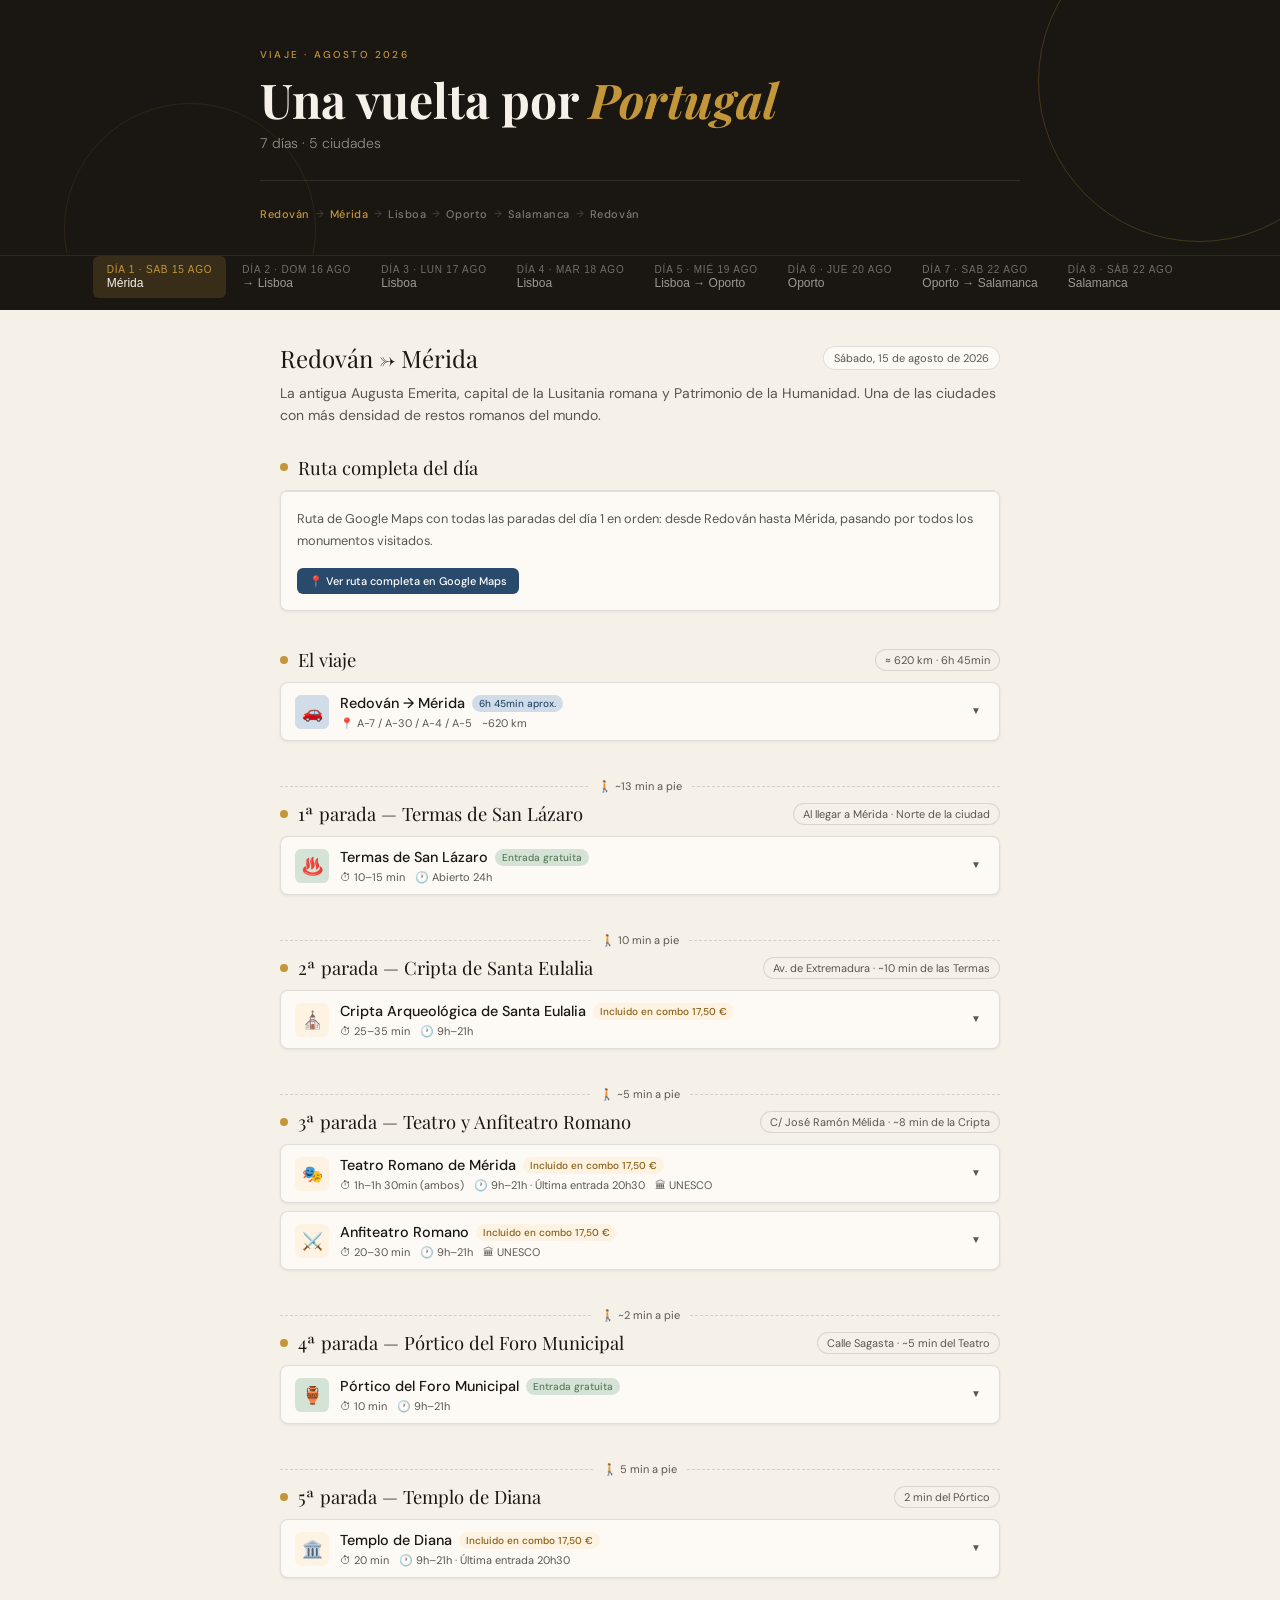
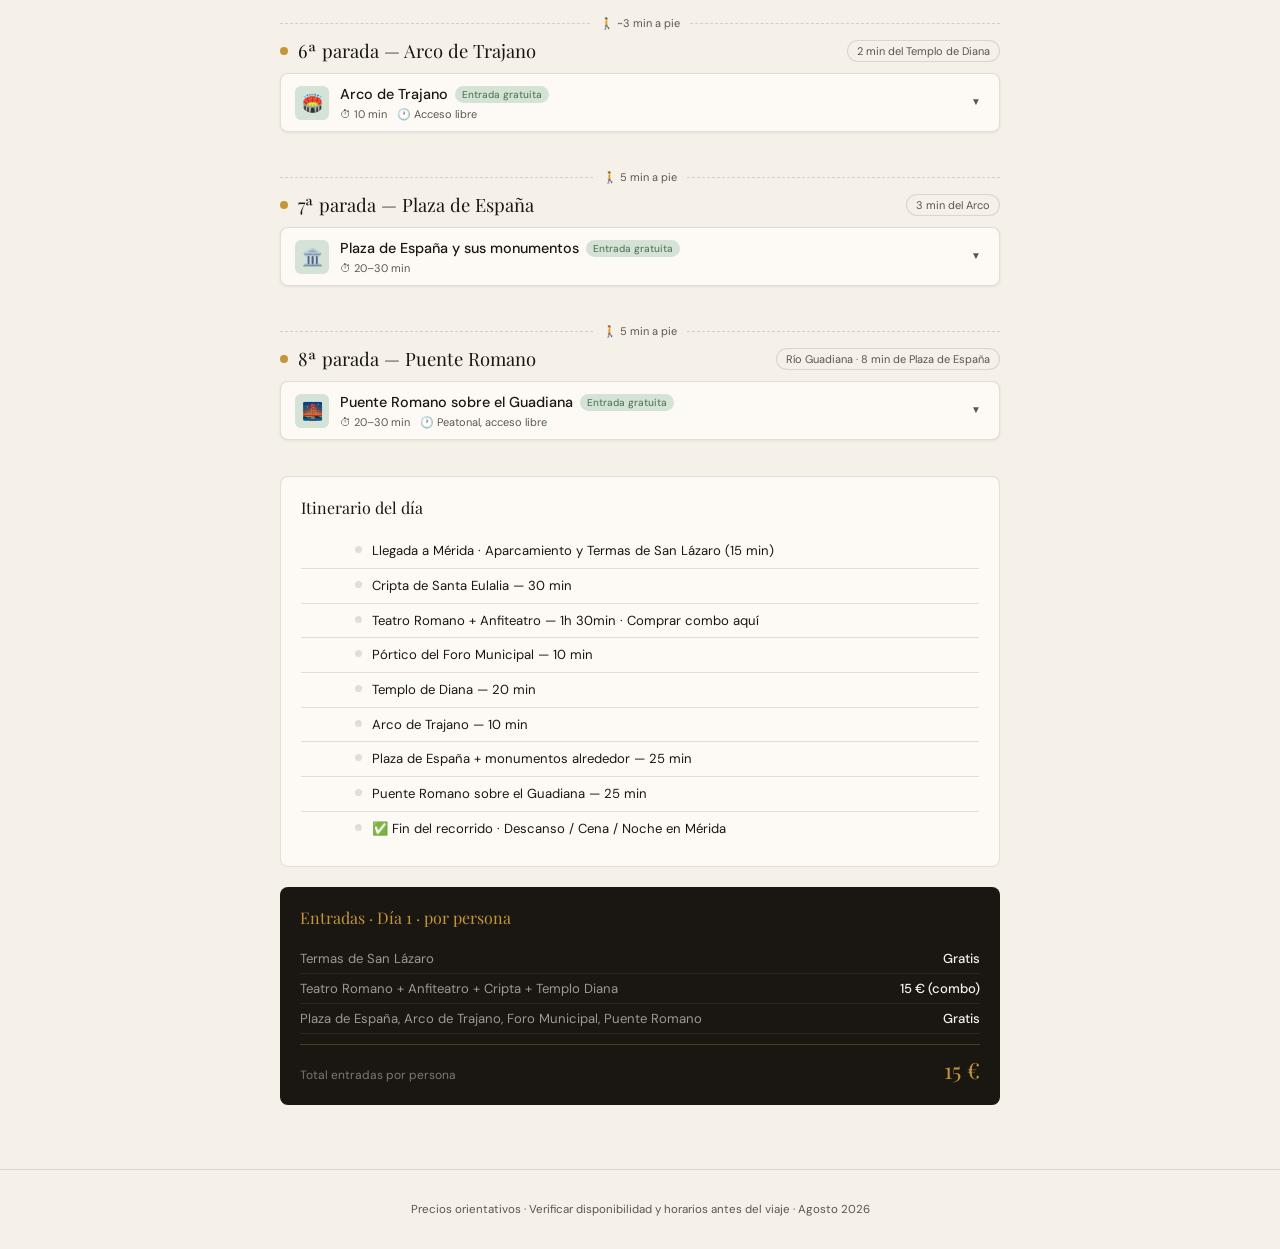
<file: index.html>
<!DOCTYPE html>
<html lang="es">
<head>
  <meta charset="UTF-8">
  <meta name="viewport" content="width=device-width, initial-scale=1.0">
  <title>Ruta Agosto 2026 · Redován → Mérida → Lisboa → Oporto → Salamanca → Redován</title>
  <link href="https://fonts.googleapis.com/css2?family=Playfair+Display:ital,wght@0,400;0,700;1,400&family=DM+Sans:ital,wght@0,300;0,400;0,500;1,400&display=swap" rel="stylesheet">
  <link rel="stylesheet" href="css/styles.css">
</head>
<body>

<!-- HERO -->
<div class="hero">
  <div class="hero-inner">
    <div class="hero-label">Viaje · Agosto 2026</div>
    <h1 class="hero-title">Una vuelta por <em>Portugal</em></h1>
    <p class="hero-sub">7 días · 5 ciudades</p>
    <div class="route-bar">
      <span class="route-city" onclick="showDay(1)">Redován</span>
      <span class="route-arrow">→</span>
      <span class="route-city" onclick="showDay(1)">Mérida</span>
      <span class="route-arrow">→</span>
      <span class="route-city" onclick="showDay(2)">Lisboa</span>
      <span class="route-arrow">→</span>
      <span class="route-city" onclick="showDay(5)">Oporto</span>
      <span class="route-arrow">→</span>
      <span class="route-city" onclick="showDay(7)">Salamanca</span>
      <span class="route-arrow">→</span>
      <span class="route-city" onclick="showDay(8)">Redován</span>
    </div>
  </div>
</div>

<!-- DAY NAV -->
<div class="day-nav-wrapper">
  <div class="day-nav" id="day-nav">
    <!-- Day buttons will be generated by JavaScript -->
  </div>
</div>

<div class="main" id="main-content">
  <!-- Day content will be generated by JavaScript -->
</div>

<footer>
  Precios orientativos · Verificar disponibilidad y horarios antes del viaje · Agosto 2026
</footer>

<script src="js/main.js"></script>
</body>
</html>
</file>
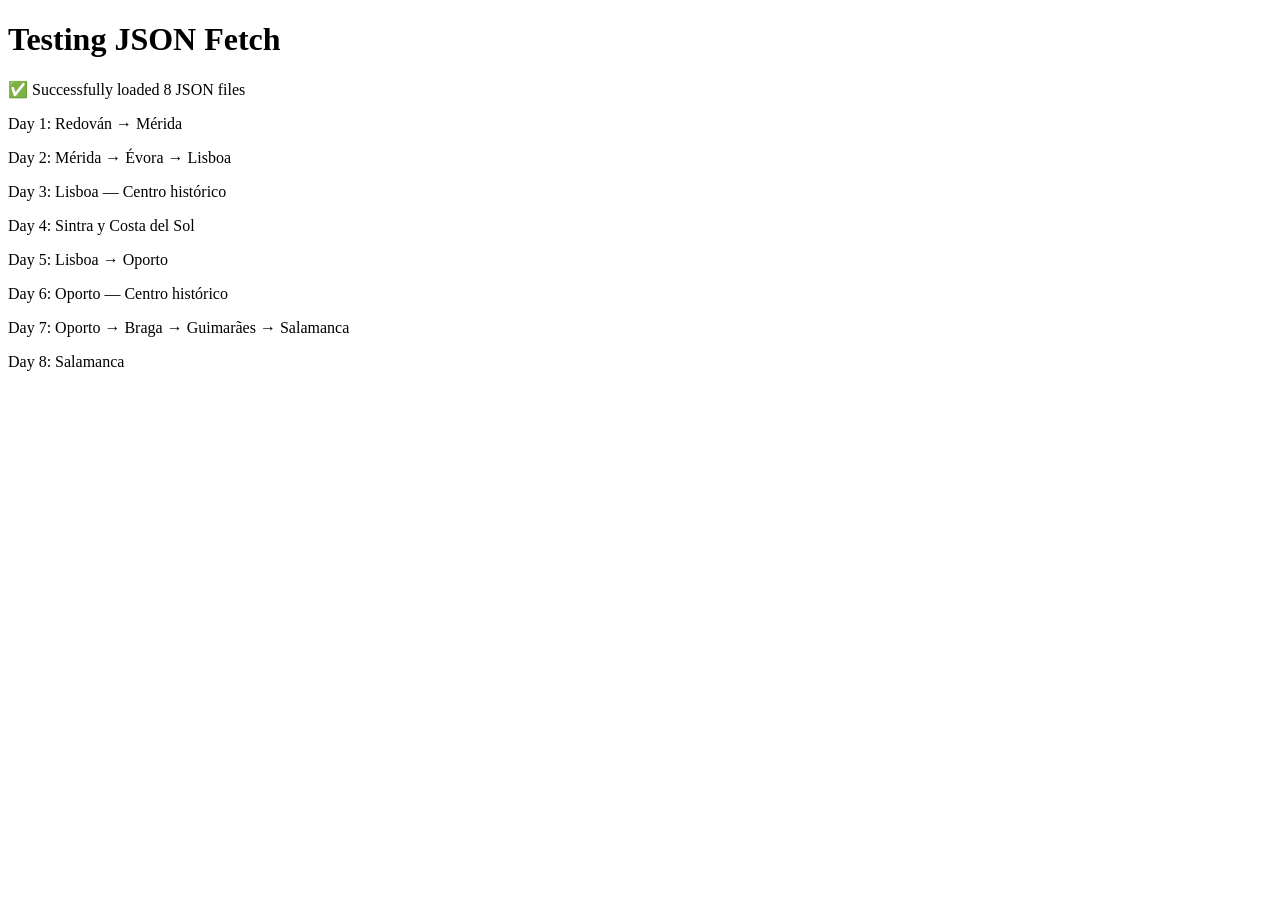
<file: test-fetch.html>
<!DOCTYPE html>
<html>
<head>
    <title>Test Fetch</title>
</head>
<body>
    <h1>Testing JSON Fetch</h1>
    <div id="results"></div>
    <script>
        async function testFetch() {
            const results = document.getElementById('results');
            results.innerHTML = '<p>Testing fetch...</p>';

            try {
                const promises = [];
                for (let i = 1; i <= 8; i++) {
                    promises.push(
                        fetch(`js/data/day${i}.json`)
                            .then(res => {
                                if (!res.ok) {
                                    throw new Error(`HTTP ${res.status} for day${i}.json`);
                                }
                                return res.json();
                            })
                            .catch(error => {
                                console.error(`Failed to load day${i}.json:`, error.message);
                                throw error;
                            })
                    );
                }

                const data = await Promise.all(promises);
                results.innerHTML = `<p>✅ Successfully loaded ${data.length} JSON files</p>`;
                data.forEach((day, index) => {
                    results.innerHTML += `<p>Day ${index + 1}: ${day.title}</p>`;
                });
            } catch (error) {
                results.innerHTML = `<p>❌ Error: ${error.message}</p>`;
                console.error('Test failed:', error);
            }
        }

        testFetch();
    </script>
</body>
</html>
</file>
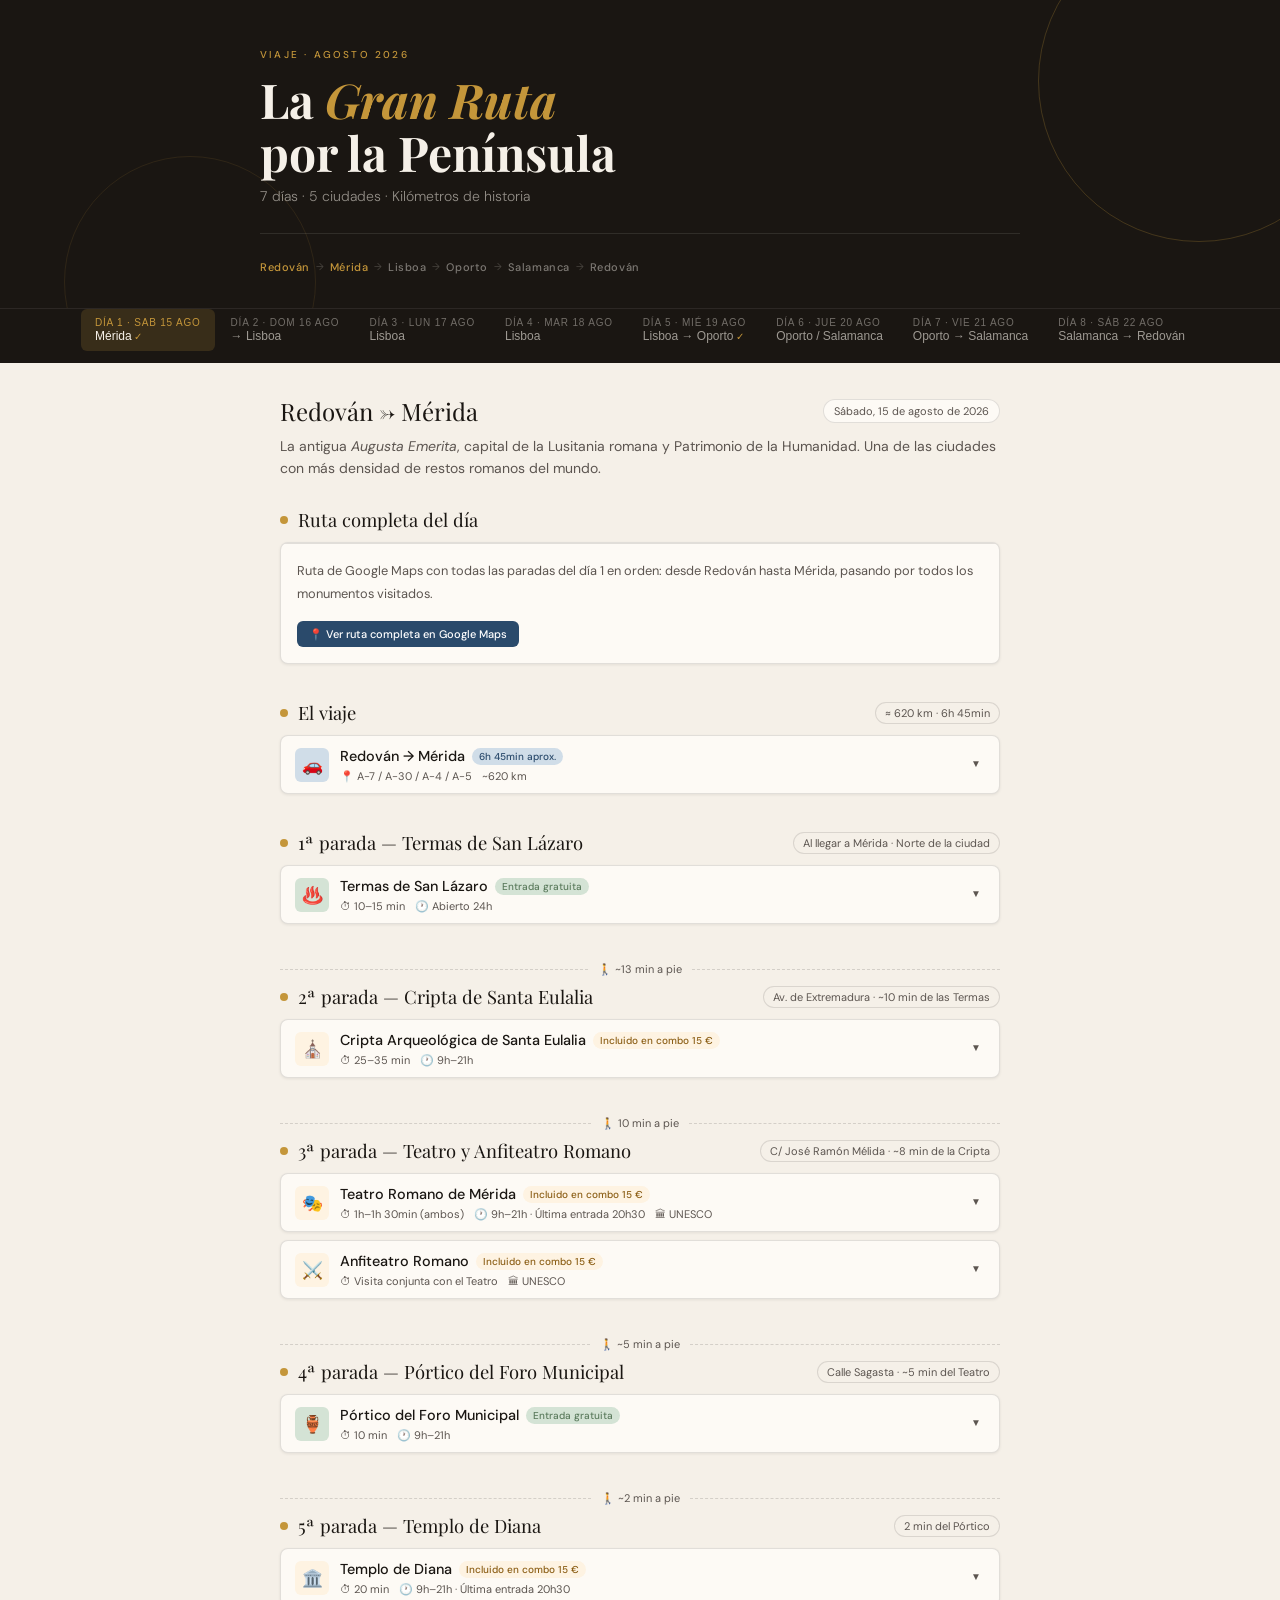
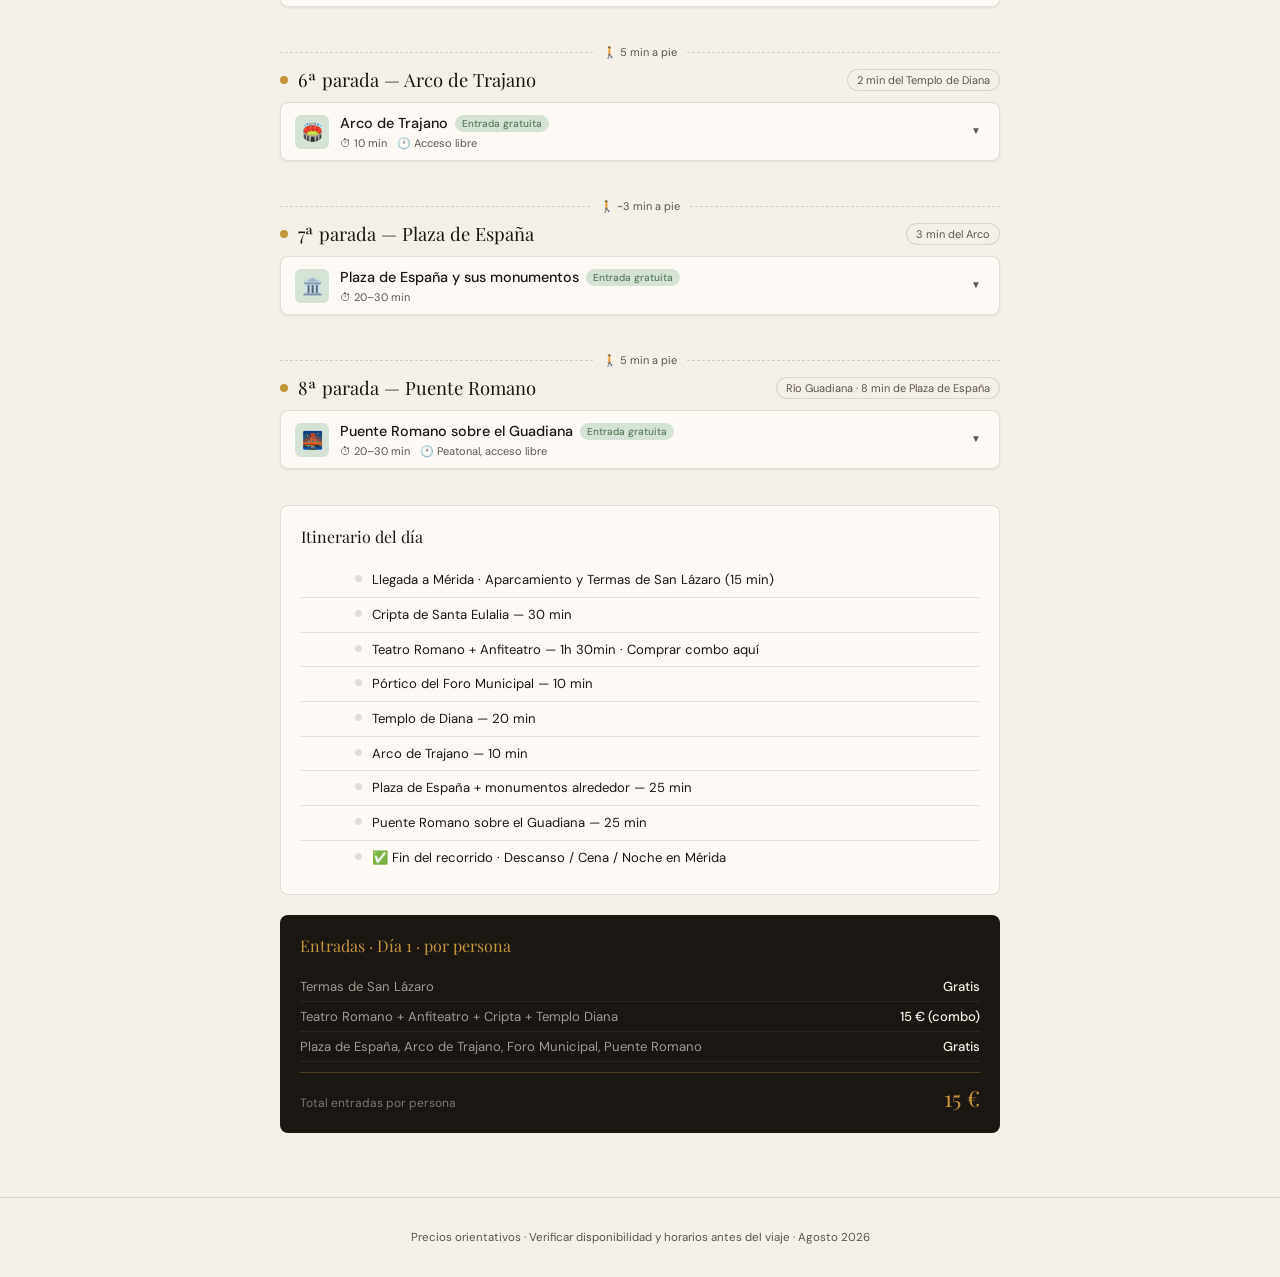
<file: assets/examples/ruta_agosto_2026.html>
<!DOCTYPE html>
<html lang="es">
<head>
<meta charset="UTF-8">
<meta name="viewport" content="width=device-width, initial-scale=1.0">
<title>Ruta Agosto 2026 · Redován → Mérida → Lisboa → Oporto → Salamanca → Redován</title>
<link href="https://fonts.googleapis.com/css2?family=Playfair+Display:ital,wght@0,400;0,700;1,400&family=DM+Sans:ital,wght@0,300;0,400;0,500;1,400&display=swap" rel="stylesheet">
<style>
  :root {
    --cream: #F5F0E8;
    --warm-white: #FDFAF5;
    --ink: #1A1612;
    --ink-light: #5C5550;
    --gold: #C4963A;
    --gold-light: #E8D5A3;
    --rust: #8B4A2F;
    --sage: #5A7A5C;
    --sage-light: #D4E3D5;
    --blue: #2A4A6B;
    --blue-light: #D0DDE8;
    --border: rgba(26,22,18,0.12);
    --shadow: 0 1px 3px rgba(26,22,18,0.08);
  }
  * { box-sizing: border-box; margin: 0; padding: 0; }
  body { font-family: 'DM Sans', sans-serif; background: var(--cream); color: var(--ink); min-height: 100vh; }

  /* ─── HERO ─── */
  .hero {
    background: var(--ink);
    color: var(--cream);
    padding: 3rem 1.5rem 2rem;
    position: relative;
    overflow: hidden;
  }
  .hero::before {
    content: '';
    position: absolute;
    top: -80px; right: -80px;
    width: 320px; height: 320px;
    border-radius: 50%;
    border: 1px solid rgba(196,150,58,0.25);
    pointer-events: none;
  }
  .hero::after {
    content: '';
    position: absolute;
    bottom: -100px; left: 5%;
    width: 250px; height: 250px;
    border-radius: 50%;
    border: 1px solid rgba(196,150,58,0.12);
    pointer-events: none;
  }
  .hero-inner { max-width: 760px; margin: 0 auto; position: relative; z-index: 1; }
  .hero-label { font-size: 10px; font-weight: 500; letter-spacing: 0.22em; text-transform: uppercase; color: var(--gold); margin-bottom: 0.75rem; }
  .hero-title { font-family: 'Playfair Display', serif; font-size: clamp(1.8rem, 5vw, 3rem); line-height: 1.1; }
  .hero-title em { font-style: italic; color: var(--gold); }
  .hero-sub { font-size: 0.875rem; color: rgba(245,240,232,0.55); margin-top: 0.5rem; font-weight: 300; }

  /* Route breadcrumb */
  .route-bar {
    display: flex;
    align-items: center;
    gap: 6px;
    flex-wrap: wrap;
    margin-top: 1.75rem;
    padding-top: 1.5rem;
    border-top: 1px solid rgba(245,240,232,0.1);
  }
  .route-city {
    font-size: 11px;
    font-weight: 500;
    color: rgba(245,240,232,0.45);
    letter-spacing: 0.05em;
    white-space: nowrap;
    cursor: pointer;
    transition: color 0.15s;
    padding: 2px 0;
  }
  .route-city.active { color: var(--gold); }
  .route-city:hover { color: rgba(245,240,232,0.8); }
  .route-arrow { font-size: 10px; color: rgba(245,240,232,0.2); }

  /* ─── DAY NAV ─── */
  .day-nav-wrapper {
    background: var(--ink);
    border-top: 1px solid rgba(245,240,232,0.08);
    overflow-x: auto;
    -webkit-overflow-scrolling: touch;
    scrollbar-width: none;
  }
  .day-nav-wrapper::-webkit-scrollbar { display: none; }
  .day-nav {
    display: flex;
    gap: 2px;
    padding: 0 1rem 0.75rem;
    max-width: 760px;
    margin: 0 auto;
    min-width: max-content;
  }
  .day-btn {
    display: flex;
    flex-direction: column;
    align-items: flex-start;
    gap: 1px;
    padding: 8px 14px;
    border: none;
    border-radius: 6px;
    background: transparent;
    cursor: pointer;
    transition: background 0.15s;
    white-space: nowrap;
    text-align: left;
  }
  .day-btn:hover { background: rgba(245,240,232,0.07); }
  .day-btn.active { background: rgba(196,150,58,0.18); }
  .day-btn-num { font-size: 10px; color: rgba(245,240,232,0.4); letter-spacing: 0.08em; font-weight: 400; }
  .day-btn-name { font-size: 12px; font-weight: 500; color: rgba(245,240,232,0.6); }
  .day-btn.active .day-btn-num { color: var(--gold); }
  .day-btn.active .day-btn-name { color: var(--cream); }
  .day-btn.ready .day-btn-name::after { content: ' ✓'; color: var(--gold); font-size: 10px; }

  /* ─── MAIN ─── */
  .main { max-width: 760px; margin: 0 auto; padding: 2rem 1.25rem 4rem; }
  .day-content { display: none; }
  .day-content.active { display: block; }

  /* Day header */
  .day-header { margin-bottom: 1.75rem; }
  .day-header-top { display: flex; align-items: flex-start; justify-content: space-between; flex-wrap: wrap; gap: 8px; margin-bottom: 0.5rem; }
  .day-title { font-family: 'Playfair Display', serif; font-size: 1.5rem; font-weight: 400; }
  .day-date { font-size: 11px; color: var(--ink-light); background: var(--warm-white); border: 1px solid var(--border); padding: 4px 10px; border-radius: 20px; white-space: nowrap; align-self: center; }
  .day-subtitle { font-size: 0.875rem; color: var(--ink-light); line-height: 1.6; }

  /* Alert box */
  .alert { border-radius: 6px; padding: 0.75rem 1rem; font-size: 0.8rem; line-height: 1.7; margin-bottom: 1.25rem; }
  .alert-gold { background: #FFFBF0; border: 1px solid var(--gold-light); }
  .alert-gold strong { color: #7A5C1A; }
  .alert-warn { background: #FFF4F2; border: 1px solid #F0C0B0; }
  .alert-warn strong { color: var(--rust); }

  /* ─── DRIVE ROW ─── */
  .drive-row {
    display: flex; align-items: center; gap: 10px;
    padding: 2px 0; margin: 6px 0;
  }
  .drive-line { flex: 1; height: 1px; border-top: 1px dashed rgba(26,22,18,0.15); }
  .drive-label { font-size: 11px; color: var(--ink-light); white-space: nowrap; display: flex; align-items: center; gap: 4px; }

  /* ─── SECTION HEADER ─── */
  .section { margin-bottom: 2.25rem; }
  .section-header { display: flex; align-items: center; gap: 10px; margin-bottom: 10px; }
  .section-dot { width: 8px; height: 8px; border-radius: 50%; background: var(--gold); flex-shrink: 0; }
  .section-name { font-family: 'Playfair Display', serif; font-size: 1.15rem; font-weight: 400; }
  .section-dist { margin-left: auto; font-size: 11px; color: var(--ink-light); background: var(--cream); border: 1px solid var(--border); padding: 3px 9px; border-radius: 20px; white-space: nowrap; }

  /* ─── STOP CARD ─── */
  .stop {
    background: var(--warm-white);
    border: 1px solid var(--border);
    border-radius: 8px;
    margin-bottom: 8px;
    overflow: hidden;
    box-shadow: var(--shadow);
  }
  .stop-header {
    padding: 11px 14px 10px;
    cursor: pointer;
    display: flex; align-items: flex-start; gap: 11px;
    user-select: none;
  }
  .stop-header:hover { background: rgba(196,150,58,0.04); }
  .stop-icon {
    width: 34px; height: 34px; border-radius: 6px;
    display: flex; align-items: center; justify-content: center;
    font-size: 17px; flex-shrink: 0; margin-top: 1px;
  }
  .icon-pay { background: #FEF3E2; }
  .icon-free { background: var(--sage-light); }
  .icon-walk { background: var(--blue-light); }
  .stop-top { flex: 1; min-width: 0; }
  .stop-name-row { display: flex; align-items: center; gap: 7px; flex-wrap: wrap; margin-bottom: 4px; }
  .stop-name { font-weight: 500; font-size: 0.9rem; }
  .pill { font-size: 10px; font-weight: 500; padding: 2px 7px; border-radius: 20px; white-space: nowrap; }
  .pill-free { background: var(--sage-light); color: var(--sage); }
  .pill-price { background: #FEF3E2; color: #8B5E15; }
  .pill-warn { background: #FCEAE8; color: var(--rust); }
  .pill-blue { background: var(--blue-light); color: var(--blue); }
  .stop-meta { display: flex; gap: 10px; flex-wrap: wrap; }
  .meta-item { font-size: 11px; color: var(--ink-light); display: flex; align-items: center; gap: 3px; }
  .chevron { width: 18px; height: 18px; display: flex; align-items: center; justify-content: center; flex-shrink: 0; margin-top: 7px; transition: transform 0.2s; color: var(--ink-light); font-size: 10px; }
  .stop.open .chevron { transform: rotate(180deg); }

  /* Body */
  .stop-body {
    display: none;
    padding: 0 14px 14px;
    border-top: 1px solid var(--border);
  }
  .stop.open .stop-body { display: block; }
  .stop-desc { font-size: 0.8rem; color: var(--ink-light); line-height: 1.75; margin: 11px 0 10px; }
  .stop-items { display: flex; flex-direction: column; gap: 4px; margin-bottom: 10px; }
  .stop-item { font-size: 0.78rem; color: var(--ink-light); display: flex; align-items: flex-start; gap: 6px; line-height: 1.55; }
  .stop-item::before { content: '—'; color: var(--gold); flex-shrink: 0; font-size: 0.75rem; margin-top: 1px; }

  /* Ticket box */
  .ticket-box {
    background: #FFFBF2; border: 1px solid var(--gold-light);
    border-radius: 6px; padding: 9px 12px; font-size: 0.775rem;
    line-height: 1.75; margin-bottom: 8px;
  }
  .ticket-box strong { color: var(--ink); font-weight: 500; }
  .ticket-box a { color: var(--blue); text-decoration: none; display: inline-block; margin-top: 3px; }
  .ticket-box a:hover { text-decoration: underline; }

  /* Maps btn */
  .maps-btn {
    display: inline-flex; align-items: center; gap: 5px;
    background: var(--blue); color: white;
    font-size: 11px; font-weight: 500;
    padding: 6px 12px; border-radius: 6px;
    text-decoration: none; margin-top: 4px;
    transition: background 0.15s;
  }
  .maps-btn:hover { background: #1e3a57; }

  /* ─── TIMELINE ─── */
  .timeline { background: var(--warm-white); border: 1px solid var(--border); border-radius: 8px; padding: 1.25rem; margin-top: 1.75rem; }
  .tl-title { font-family: 'Playfair Display', serif; font-size: 1rem; margin-bottom: 1rem; }
  .tl-row { display: flex; align-items: flex-start; gap: 10px; padding: 7px 0; border-bottom: 1px solid var(--border); }
  .tl-row:last-child { border-bottom: none; }
  .tl-time { font-size: 11px; font-weight: 500; color: var(--gold); min-width: 44px; padding-top: 2px; font-family: 'Playfair Display', serif; }
  .tl-dot { width: 7px; height: 7px; border-radius: 50%; background: var(--border); flex-shrink: 0; margin-top: 5px; }
  .tl-row.tl-drive .tl-dot { background: transparent; border: 1px dashed rgba(26,22,18,0.25); }
  .tl-name { font-size: 0.82rem; color: var(--ink); line-height: 1.5; }
  .tl-row.tl-drive .tl-name { color: var(--ink-light); font-size: 0.78rem; }

  /* ─── SUMMARY BOX ─── */
  .summary { background: var(--ink); color: var(--cream); border-radius: 8px; padding: 1.25rem; margin-top: 1.25rem; }
  .summary-title { font-family: 'Playfair Display', serif; font-size: 1rem; color: var(--gold); margin-bottom: 1rem; }
  .summary-row { display: flex; justify-content: space-between; font-size: 0.82rem; padding: 6px 0; border-bottom: 1px solid rgba(245,240,232,0.07); }
  .summary-row:last-child { border-bottom: none; }
  .summary-label { color: rgba(245,240,232,0.6); }
  .summary-val { font-weight: 500; }
  .summary-total { margin-top: 10px; padding-top: 10px; border-top: 1px solid rgba(196,150,58,0.3); display: flex; justify-content: space-between; align-items: baseline; }
  .summary-total-lbl { font-size: 0.75rem; color: rgba(245,240,232,0.45); }
  .summary-total-val { font-family: 'Playfair Display', serif; font-size: 1.4rem; color: var(--gold); }

  /* ─── PLACEHOLDER DAY ─── */
  .placeholder-day {
    display: flex; flex-direction: column; align-items: center; justify-content: center;
    padding: 4rem 2rem; text-align: center; gap: 12px;
  }
  .placeholder-icon { font-size: 2.5rem; }
  .placeholder-title { font-family: 'Playfair Display', serif; font-size: 1.25rem; color: var(--ink); }
  .placeholder-sub { font-size: 0.875rem; color: var(--ink-light); max-width: 280px; line-height: 1.6; }

  /* ─── FOOTER ─── */
  footer { text-align: center; padding: 2rem; font-size: 0.72rem; color: var(--ink-light); border-top: 1px solid var(--border); }

  @media (max-width: 480px) {
    .hero { padding: 2rem 1.25rem 1.5rem; }
    .main { padding: 1.5rem 1rem 3rem; }
    .stop-header { gap: 9px; }
    .stop-icon { width: 30px; height: 30px; font-size: 15px; }
  }
</style>
</head>
<body>

<!-- HERO -->
<div class="hero">
  <div class="hero-inner">
    <div class="hero-label">Viaje · Agosto 2026</div>
    <h1 class="hero-title">La <em>Gran Ruta</em><br>por la Península</h1>
    <p class="hero-sub">7 días · 5 ciudades · Kilómetros de historia</p>
    <div class="route-bar">
      <span class="route-city" onclick="showDay(1)">Redován</span>
      <span class="route-arrow">→</span>
      <span class="route-city" onclick="showDay(1)">Mérida</span>
      <span class="route-arrow">→</span>
      <span class="route-city" onclick="showDay(2)">Lisboa</span>
      <span class="route-arrow">→</span>
      <span class="route-city" onclick="showDay(5)">Oporto</span>
      <span class="route-arrow">→</span>
      <span class="route-city" onclick="showDay(7)">Salamanca</span>
      <span class="route-arrow">→</span>
      <span class="route-city" onclick="showDay(8)">Redován</span>
    </div>
  </div>
</div>

<!-- DAY NAV -->
<div class="day-nav-wrapper">
  <div class="day-nav">
    <button class="day-btn ready active" id="btn-1" onclick="showDay(1)">
      <span class="day-btn-num">DÍA 1 · SAB 15 AGO</span>
      <span class="day-btn-name">Mérida</span>
    </button>
    <button class="day-btn" id="btn-2" onclick="showDay(2)">
      <span class="day-btn-num">DÍA 2 · DOM 16 AGO</span>
      <span class="day-btn-name">→ Lisboa</span>
    </button>
    <button class="day-btn" id="btn-3" onclick="showDay(3)">
      <span class="day-btn-num">DÍA 3 · LUN 17 AGO</span>
      <span class="day-btn-name">Lisboa</span>
    </button>
    <button class="day-btn" id="btn-4" onclick="showDay(4)">
      <span class="day-btn-num">DÍA 4 · MAR 18 AGO</span>
      <span class="day-btn-name">Lisboa</span>
    </button>
    <button class="day-btn ready" id="btn-5" onclick="showDay(5)">
      <span class="day-btn-num">DÍA 5 · MIÉ 19 AGO</span>
      <span class="day-btn-name">Lisboa → Oporto</span>
    </button>
    <button class="day-btn" id="btn-6" onclick="showDay(6)">
      <span class="day-btn-num">DÍA 6 · JUE 20 AGO</span>
      <span class="day-btn-name">Oporto / Salamanca</span>
    </button>
    <button class="day-btn" id="btn-7" onclick="showDay(7)">
      <span class="day-btn-num">DÍA 7 · VIE 21 AGO</span>
      <span class="day-btn-name">Oporto → Salamanca</span>
    </button>
    <button class="day-btn" id="btn-8" onclick="showDay(8)">
      <span class="day-btn-num">DÍA 8 · SÁB 22 AGO</span>
      <span class="day-btn-name">Salamanca → Redován</span>
    </button>
  </div>
</div>

<div class="main">

<!-- ════════════════════════════════════════════
     DÍA 1 — MÉRIDA
════════════════════════════════════════════ -->
<div class="day-content active" id="day-1">

  <div class="day-header">
    <div class="day-header-top">
      <h2 class="day-title">Redován → Mérida</h2>
      <span class="day-date">Sábado, 15 de agosto de 2026</span>
    </div>
    <p class="day-subtitle">La antigua <em>Augusta Emerita</em>, capital de la Lusitania romana y Patrimonio de la Humanidad. Una de las ciudades con más densidad de restos romanos del mundo.</p>
  </div>

  <!-- RUTA GOOGLE MAPS -->
  <div class="section" style="margin-top: 1.5rem;">
    <div class="section-header">
      <div class="section-dot"></div>
      <div class="section-name">Ruta completa del día</div>
    </div>
    <div class="stop">
      <div class="stop-body" style="display: block; padding: 1rem;">
        <div class="stop-desc" style="margin: 0;">Ruta de Google Maps con todas las paradas del día 1 en orden: desde Redován hasta Mérida, pasando por todos los monumentos visitados.</div>
        <a class="maps-btn" href="https://www.google.com/maps/dir/Redován,+España/Mérida,+España/Termas+de+San+Lázaro,+Mérida/Cripta+Arqueológica+de+Santa+Eulalia,+Mérida/Teatro+Romano+Mérida/Pórtico+del+Foro+Municipal,+Mérida/Templo+de+Diana,+Mérida/Arco+de+Trajano,+Mérida/Plaza+de+España,+Mérida/Puente+Romano+Mérida" target="_blank" style="margin-top: 1rem;">📍 Ver ruta completa en Google Maps</a>
      </div>
    </div>
  </div>

  <!-- VIAJE -->
  <div class="section">
    <div class="section-header">
      <div class="section-dot"></div>
      <div class="section-name">El viaje</div>
      <div class="section-dist">≈ 620 km · 6h 45min</div>
    </div>
    <div class="stop">
      <div class="stop-header" onclick="toggle(this.parentElement)">
        <div class="stop-icon icon-walk">🚗</div>
        <div class="stop-top">
          <div class="stop-name-row">
            <span class="stop-name">Redován → Mérida</span>
            <span class="pill pill-blue">6h 45min aprox.</span>
          </div>
          <div class="stop-meta">
            <span class="meta-item">📍 A-7 / A-30 / A-4 / A-5</span>
            <span class="meta-item">~620 km</span>
          </div>
        </div>
        <div class="chevron">▼</div>
      </div>
      <div class="stop-body">
        <div class="stop-desc">Ruta más habitual: salir por la A-7 dirección Murcia → tomar la A-30 hacia Albacete → conectar con la A-4 hacia Madrid → desviarse por la A-43 hacia Mérida via Badajoz. Es un trayecto largo, recomendable hacer paradas para descansar.</div>
        <div class="stop-items">
          <div class="stop-item">Salida recomendada: 7h00–7h30 para llegar a Mérida a eso de las 14h</div>
          <div class="stop-item">Peajes: la ruta no tiene peajes significativos en España</div>
          <div class="stop-item">Aparcamiento en Mérida: hay parking gratuito cerca del Teatro Romano (Av. Margarita Xirgu) y aparcamiento en el Paseo de Roma</div>
        </div>
        <a class="maps-btn" href="https://maps.google.com/?saddr=Redován,+España&daddr=Mérida,+España" target="_blank">📍 Ruta en Google Maps</a>
      </div>
    </div>
  </div>

  <!-- TERMAS -->
  <div class="section">
    <div class="section-header">
      <div class="section-dot"></div>
      <div class="section-name">1ª parada — Termas de San Lázaro</div>
      <div class="section-dist">Al llegar a Mérida · Norte de la ciudad</div>
    </div>

    <div class="stop">
      <div class="stop-header" onclick="toggle(this.parentElement)">
        <div class="stop-icon icon-free">♨️</div>
        <div class="stop-top">
          <div class="stop-name-row">
            <span class="stop-name">Termas de San Lázaro</span>
            <span class="pill pill-free">Entrada gratuita</span>
          </div>
          <div class="stop-meta">
            <span class="meta-item">⏱ 10–15 min</span>
            <span class="meta-item">🕐 Abierto 24h</span>
          </div>
        </div>
        <div class="chevron">▼</div>
      </div>
      <div class="stop-body">
        <div class="stop-desc">Restos de un complejo termal público construido a principios del siglo II d.C. sobre unas instalaciones industriales anteriores. Se abastecía del agua que transportaba el cercano Acueducto de San Lázaro. Las termas estuvieron en funcionamiento hasta el siglo III. Aunque los restos son modestos comparados con otros monumentos de la ciudad, merece la pena la parada rápida ya que están de camino y son gratuitas.</div>
        <div class="stop-items">
          <div class="stop-item">Podían apreciarse distintas estancias: vestuario, sala de vapor, dos piscinas de agua caliente y una de agua fría</div>
          <div class="stop-item">A pocos metros se encuentran las columnas originales del <strong>Acueducto de San Lázaro</strong> — también gratuito y muy fotogénico</div>
          <div class="stop-item">Están junto al Circo Romano, también visitable</div>
          <div class="stop-item">Honestamente: los restos son escasos. Es parada de 10 minutos, no más</div>
        </div>
        <div class="ticket-box">
          <strong>Precio:</strong> Gratuito · Visita libre · Abierto 24h<br>
          <strong>Dirección:</strong> Av. Juan Carlos I, Mérida (junto al Acueducto de San Lázaro)
        </div>
        <a class="maps-btn" href="https://maps.google.com/?q=Termas+de+San+Lázaro+Mérida" target="_blank">📍 Ver en Google Maps</a>
      </div>
    </div>
  </div>

  <div class="drive-row">
    <div class="drive-line"></div>
    <div class="drive-label">🚶 ~13 min a pie</div>
    <div class="drive-line"></div>
  </div>

  <!-- CRIPTA -->
  <div class="section">
    <div class="section-header">
      <div class="section-dot"></div>
      <div class="section-name">2ª parada — Cripta de Santa Eulalia</div>
      <div class="section-dist">Av. de Extremadura · ~10 min de las Termas</div>
    </div>

    <div class="stop">
      <div class="stop-header" onclick="toggle(this.parentElement)">
        <div class="stop-icon icon-pay">⛪</div>
        <div class="stop-top">
          <div class="stop-name-row">
            <span class="stop-name">Cripta Arqueológica de Santa Eulalia</span>
            <span class="pill pill-price">Incluido en combo 15 €</span>
          </div>
          <div class="stop-meta">
            <span class="meta-item">⏱ 25–35 min</span>
            <span class="meta-item">🕐 9h–21h</span>
          </div>
        </div>
        <div class="chevron">▼</div>
      </div>
      <div class="stop-body">
        <div class="stop-desc">Bajo la actual basílica dedicada a la patrona de Mérida se esconden más de 2.000 años de historia apilados en capas. Es uno de los yacimientos arqueológicos más fascinantes de España: puedes ver, literalmente, una casa romana del siglo I, encima un <em>martyrium</em> paleocristiano del siglo IV, encima una iglesia visigoda del siglo V, y encima la basílica actual.</div>
        <div class="stop-items">
          <div class="stop-item"><strong>Eulalia</strong> fue una joven de 12 años martirizada bajo el emperador Diocleciano en el 304 d.C. por negarse a rendir culto a los dioses romanos. Desde entonces es una de las santas más veneradas de Hispania</div>
          <div class="stop-item">El recorrido subterráneo muestra la superposición de las distintas épocas históricas</div>
          <div class="stop-item">Hay piezas de gran valor: capiteles, sepulturas, mosaicos y cerámica romana</div>
        </div>
        <div class="ticket-box">
          <strong>Horario:</strong> 9h–21h (verano) · <strong>Incluido</strong> en el ticket combinado del Consorcio (15 €)
        </div>
        <a class="maps-btn" href="https://maps.google.com/?q=Cripta+Basílica+Santa+Eulalia+Mérida" target="_blank">📍 Ver en Google Maps</a>
      </div>
    </div>
  </div>

  <div class="drive-row">
    <div class="drive-line"></div>
    <div class="drive-label">🚶 10 min a pie</div>
    <div class="drive-line"></div>
  </div>

  <!-- TEATRO + ANFITEATRO -->
  <div class="section">
    <div class="section-header">
      <div class="section-dot"></div>
      <div class="section-name">3ª parada — Teatro y Anfiteatro Romano</div>
      <div class="section-dist">C/ José Ramón Mélida · ~8 min de la Cripta</div>
    </div>

    <div class="stop">
      <div class="stop-header" onclick="toggle(this.parentElement)">
        <div class="stop-icon icon-pay">🎭</div>
        <div class="stop-top">
          <div class="stop-name-row">
            <span class="stop-name">Teatro Romano de Mérida</span>
            <span class="pill pill-price">Incluido en combo 15 €</span>
          </div>
          <div class="stop-meta">
            <span class="meta-item">⏱ 1h–1h 30min (ambos)</span>
            <span class="meta-item">🕐 9h–21h · Última entrada 20h30</span>
            <span class="meta-item">🏛 UNESCO</span>
          </div>
        </div>
        <div class="chevron">▼</div>
      </div>
      <div class="stop-body">
        <div class="stop-desc">Construido entre los años 16 y 15 a.C. bajo el patrocinio de Marco Agripa, yerno del emperador Augusto. Es uno de los teatros romanos mejor conservados del mundo. La <strong>scaenae frons</strong> — el fondo escénico con dos pisos de columnas corintias y estatuas originales — es literalmente deslumbrante. Tenía capacidad para 6.000 espectadores distribuidos en tres sectores de gradas según el rango social.</div>
        <div class="stop-items">
          <div class="stop-item">La mayoría de las columnas del frente escénico son <em>originales romanas</em>, no reconstrucciones</div>
          <div class="stop-item">Sigue en uso: cada verano el Festival de Teatro Clásico llena sus gradas con obras de Sófocles, Eurípides o Aristófanes</div>
          <div class="stop-item">Bajo la orchestra quedan restos de mosaicos de mármol originales</div>
          <div class="stop-item">El acceso a los restos de la Casa del Anfiteatro (con mosaicos) también está incluido en el combo</div>
        </div>
        <div class="ticket-box">
          <strong>💡 Compra el ticket combinado (15 €):</strong> cubre Teatro, Anfiteatro, Cripta de Santa Eulalia y Templo de Diana (todos los que visitáis hoy). Individualmente costaría ~22 €. Ahorro de 7 € por persona.<br>
          <strong>Horario:</strong> 9h–21h (abr–sep) · Última entrada 20h30<br>
          <strong>Reducida:</strong> 8 € (jóvenes 13–17 años, estudiantes hasta 25, mayores de 65, discapacidad)<br>
          <strong>Gratis:</strong> menores de 13 años acompañados<br>
          <a href="https://www.consorciomerida.org/conjunto/visita/entradas" target="_blank">→ Comprar online en consorciomerida.org</a>
        </div>
        <a class="maps-btn" href="https://maps.google.com/?q=Teatro+Romano+Mérida" target="_blank">📍 Ver en Google Maps</a>
      </div>
    </div>

    <div class="stop" style="margin-top:8px">
      <div class="stop-header" onclick="toggle(this.parentElement)">
        <div class="stop-icon icon-pay">⚔️</div>
        <div class="stop-top">
          <div class="stop-name-row">
            <span class="stop-name">Anfiteatro Romano</span>
            <span class="pill pill-price">Incluido en combo 15 €</span>
          </div>
          <div class="stop-meta">
            <span class="meta-item">⏱ Visita conjunta con el Teatro</span>
            <span class="meta-item">🏛 UNESCO</span>
          </div>
        </div>
        <div class="chevron">▼</div>
      </div>
      <div class="stop-body">
        <div class="stop-desc">Inaugurado en el año 8 a.C., con capacidad para entre 14.000 y 16.000 espectadores. Aquí no había teatro: esto era el escenario de los juegos de gladiadores, las venationes (caza de fieras) y batallas navales simuladas. Está conectado directamente con el Teatro por un pasadizo interior.</div>
        <div class="stop-items">
          <div class="stop-item">La arena tiene forma elíptica: 126 m de eje mayor, 102 m de eje menor</div>
          <div class="stop-item">En el centro de la arena había una <em>fossa bestiaria</em> subterránea donde se guardaban las fieras antes de los combates</div>
          <div class="stop-item">Pensar en 15.000 personas vitorando combates a vida o muerte en este mismo espacio es... sobrecogedor</div>
          <div class="stop-item">El edificio fue alzado parcialmente tallando la roca de un cerro natural, para abaratar costes</div>
        </div>
        <a class="maps-btn" href="https://maps.google.com/?q=Anfiteatro+Romano+Mérida" target="_blank">📍 Ver en Google Maps</a>
      </div>
    </div>
  </div>

  <div class="drive-row">
    <div class="drive-line"></div>
    <div class="drive-label">🚶 ~5 min a pie</div>
    <div class="drive-line"></div>
  </div>

  <!-- PÓRTICO FORO MUNICIPAL -->
  <div class="section">
    <div class="section-header">
      <div class="section-dot"></div>
      <div class="section-name">4ª parada — Pórtico del Foro Municipal</div>
      <div class="section-dist">Calle Sagasta · ~5 min del Teatro</div>
    </div>

    <div class="stop">
      <div class="stop-header" onclick="toggle(this.parentElement)">
        <div class="stop-icon icon-free">🏺</div>
        <div class="stop-top">
          <div class="stop-name-row">
            <span class="stop-name">Pórtico del Foro Municipal</span>
            <span class="pill pill-free">Entrada gratuita</span>
          </div>
          <div class="stop-meta">
            <span class="meta-item">⏱ 10 min</span>
            <span class="meta-item">🕐 9h–21h</span>
          </div>
        </div>
        <div class="chevron">▼</div>
      </div>
      <div class="stop-body">
        <div class="stop-desc">Restos del pórtico que rodeaba el Foro Municipal de Augusta Emerita, el centro administrativo y judicial de la ciudad romana. Se pueden ver columnas y fragmentos arquitectónicos del siglo I d.C. asomando entre los edificios actuales de la Calle Sagasta — uno de esos momentos en que la historia literalmente emerge del asfalto.</div>
        <div class="stop-items">
          <div class="stop-item">El Foro Municipal era el equivalente al ayuntamiento romano: aquí se impartía justicia y se tomaban decisiones políticas</div>
          <div class="stop-item">Los restos son accesibles y visibles desde la calle, perfectamente señalizados</div>
          <div class="stop-item">Merece la pena pararse a leer los paneles explicativos para entender la magnitud de lo que hubo aquí</div>
        </div>
        <a class="maps-btn" href="https://maps.google.com/?q=Pórtico+del+Foro+Municipal+Mérida+Calle+Sagasta" target="_blank">📍 Ver en Google Maps</a>
      </div>
    </div>
  </div>

  <div class="drive-row">
    <div class="drive-line"></div>
    <div class="drive-label">🚶 ~2 min a pie</div>
    <div class="drive-line"></div>
  </div>

  <!-- TEMPLO DE DIANA -->
  <div class="section">
    <div class="section-header">
      <div class="section-dot"></div>
      <div class="section-name">5ª parada — Templo de Diana</div>
      <div class="section-dist">2 min del Pórtico</div>
    </div>

    <div class="stop">
      <div class="stop-header" onclick="toggle(this.parentElement)">
        <div class="stop-icon icon-pay">🏛️</div>
        <div class="stop-top">
          <div class="stop-name-row">
            <span class="stop-name">Templo de Diana</span>
            <span class="pill pill-price">Incluido en combo 15 €</span>
          </div>
          <div class="stop-meta">
            <span class="meta-item">⏱ 20 min</span>
            <span class="meta-item">🕐 9h–21h · Última entrada 20h30</span>
          </div>
        </div>
        <div class="chevron">▼</div>
      </div>
      <div class="stop-body">
        <div class="stop-desc">Uno de los templos romanos mejor conservados de España, del siglo I a.C. La razón de su supervivencia es curiosa y fascinante: en el siglo XVI un noble renacentista, el Conde de los Corbos, construyó su palacio directamente <strong>dentro</strong> del templo, incorporando las columnas romanas como parte de su estructura. Eso lo protegió de ser desmontado para usar sus piedras en otras construcciones.</div>
        <div class="stop-items">
          <div class="stop-item">El nombre "Templo de Diana" es un error del Renacimiento — en realidad estaba dedicado al culto imperial, no a la diosa Diana</div>
          <div class="stop-item">Quedan en pie 11 columnas corintias con arquitrabas y parte del pódium original</div>
          <div class="stop-item">Dentro del recinto se puede ver perfectamente la superposición del palacio renacentista sobre la estructura romana</div>
          <div class="stop-item">El interior alberga hoy el Centro de Interpretación, incluido en el combo</div>
        </div>
        <div class="ticket-box">
          <strong>Nota:</strong> La taquilla del Templo de Diana solo vende la entrada individual de este monumento. Para el <strong>combo de 15 €</strong> hay que comprarlo en la taquilla del Teatro Romano o en la web.
        </div>
        <a class="maps-btn" href="https://maps.google.com/?q=Templo+de+Diana+Mérida" target="_blank">📍 Ver en Google Maps</a>
      </div>
    </div>
  </div>

  <div class="drive-row">
    <div class="drive-line"></div>
    <div class="drive-label">🚶 5 min a pie</div>
    <div class="drive-line"></div>
  </div>

  <!-- ARCO DE TRAJANO -->
  <div class="section">
    <div class="section-header">
      <div class="section-dot"></div>
      <div class="section-name">6ª parada — Arco de Trajano</div>
      <div class="section-dist">2 min del Templo de Diana</div>
    </div>

    <div class="stop">
      <div class="stop-header" onclick="toggle(this.parentElement)">
        <div class="stop-icon icon-free">🏟️</div>
        <div class="stop-top">
          <div class="stop-name-row">
            <span class="stop-name">Arco de Trajano</span>
            <span class="pill pill-free">Entrada gratuita</span>
          </div>
          <div class="stop-meta">
            <span class="meta-item">⏱ 10 min</span>
            <span class="meta-item">🕐 Acceso libre</span>
          </div>
        </div>
        <div class="chevron">▼</div>
      </div>
      <div class="stop-body">
        <div class="stop-desc">Un arco monumental de más de 15 metros de altura, construido en el siglo I d.C. A pesar de su nombre popular, probablemente no tiene relación directa con el emperador Trajano. Era la puerta de acceso al <em>témenos</em>, el recinto sagrado que rodeaba el gran templo del foro de Mérida. Impresiona ver cómo el arco se integra en la trama urbana actual, con casas literalmente apoyadas en él durante siglos.</div>
        <div class="stop-items">
          <div class="stop-item">Construido en granito local con sillares perfectamente encajados, sin argamasa</div>
          <div class="stop-item">Es un arco de un solo vano, de estilo austero y muy diferente a los arcos triunfales ornamentados típicos de Roma</div>
          <div class="stop-item">Durante siglos sirvió como puerta de entrada a la ciudad medieval</div>
        </div>
        <a class="maps-btn" href="https://maps.google.com/?q=Arco+de+Trajano+Mérida" target="_blank">📍 Ver en Google Maps</a>
      </div>
    </div>
  </div>

  <div class="drive-row">
    <div class="drive-line"></div>
    <div class="drive-label">🚶 ~3 min a pie</div>
    <div class="drive-line"></div>
  </div>

  <!-- PLAZA DE ESPAÑA -->
  <div class="section">
    <div class="section-header">
      <div class="section-dot"></div>
      <div class="section-name">7ª parada — Plaza de España</div>
      <div class="section-dist">3 min del Arco</div>
    </div>

    <div class="stop">
      <div class="stop-header" onclick="toggle(this.parentElement)">
        <div class="stop-icon icon-free">🏛️</div>
        <div class="stop-top">
          <div class="stop-name-row">
            <span class="stop-name">Plaza de España y sus monumentos</span>
            <span class="pill pill-free">Entrada gratuita</span>
          </div>
          <div class="stop-meta">
            <span class="meta-item">⏱ 20–30 min</span>
          </div>
        </div>
        <div class="chevron">▼</div>
      </div>
      <div class="stop-body">
        <div class="stop-desc">La plaza mayor de Mérida, rodeada de edificios históricos de distintas épocas. Es el corazón social y político de la ciudad, con terrazas y ambiente especialmente animado en verano. Todos los edificios son para ver desde el exterior.</div>
        <div class="stop-items">
          <div class="stop-item"><strong>Palacio de los Mendoza</strong> — Edificio renacentista del siglo XVI, hoy sede del Ayuntamiento. Fachada con escudo heráldico monumental</div>
          <div class="stop-item"><strong>Casa de los Pacheco</strong> — Palacio nobiliario del siglo XVI con hermosa portada</div>
          <div class="stop-item"><strong>Círculo Emeritense</strong> — Casino y club social del siglo XIX, con fachada modernista muy decorada</div>
          <div class="stop-item"><strong>Concatedral de Santa María la Mayor</strong> — Heredera de la antigua catedral visigoda. Interior renacentista con elementos medievales. Vale la pena entrar si está abierta</div>
        </div>
        <a class="maps-btn" href="https://maps.google.com/?q=Plaza+de+España+Mérida+España" target="_blank">📍 Ver en Google Maps</a>
      </div>
    </div>
  </div>

  <div class="drive-row">
    <div class="drive-line"></div>
    <div class="drive-label">🚶 5 min a pie</div>
    <div class="drive-line"></div>
  </div>

  <!-- PUENTE ROMANO -->
  <div class="section">
    <div class="section-header">
      <div class="section-dot"></div>
      <div class="section-name">8ª parada — Puente Romano</div>
      <div class="section-dist">Río Guadiana · 8 min de Plaza de España</div>
    </div>

    <div class="stop">
      <div class="stop-header" onclick="toggle(this.parentElement)">
        <div class="stop-icon icon-free">🌉</div>
        <div class="stop-top">
          <div class="stop-name-row">
            <span class="stop-name">Puente Romano sobre el Guadiana</span>
            <span class="pill pill-free">Entrada gratuita</span>
          </div>
          <div class="stop-meta">
            <span class="meta-item">⏱ 20–30 min</span>
            <span class="meta-item">🕐 Peatonal, acceso libre</span>
          </div>
        </div>
        <div class="chevron">▼</div>
      </div>
      <div class="stop-body">
        <div class="stop-desc">Con casi 800 metros de longitud y 60 arcos, es uno de los puentes romanos más largos que se conservan en el mundo. Construido en el siglo I a.C. y reformado en varias épocas, fue el puente principal de acceso a Augusta Emerita desde el sur. Hoy es completamente peatonal y ofrece unas vistas magníficas del río Guadiana y de la Alcazaba árabe en la orilla norte.</div>
        <div class="stop-items">
          <div class="stop-item">792 metros de longitud · 60 arcos · Algunos pilares son completamente originales romanos</div>
          <div class="stop-item">Desde el puente se tiene la mejor vista de la <strong>Alcazaba árabe</strong> del siglo IX (también visitable con el combo)</div>
          <div class="stop-item">En el extremo sur del puente hay una zona ajardinada junto al río, ideal para descansar al final del día</div>
          <div class="stop-item">Al atardecer la iluminación y el reflejo en el Guadiana son excepcionales</div>
        </div>
        <a class="maps-btn" href="https://maps.google.com/?q=Puente+Romano+Mérida+Guadiana" target="_blank">📍 Ver en Google Maps</a>
      </div>
    </div>
  </div>

  <!-- TIMELINE DÍA 1 -->
  <div class="timeline">
    <div class="tl-title">Itinerario del día</div>
    <div class="tl-row">
      <div class="tl-time"></div>
      <div class="tl-dot"></div>
      <div class="tl-name">Llegada a Mérida · Aparcamiento y Termas de San Lázaro (15 min)</div>
    </div>
    <div class="tl-row">
      <div class="tl-time"></div>
      <div class="tl-dot"></div>
      <div class="tl-name">Cripta de Santa Eulalia — 30 min</div>
    </div>
    <div class="tl-row">
      <div class="tl-time"></div>
      <div class="tl-dot"></div>
      <div class="tl-name">Teatro Romano + Anfiteatro — 1h 30min · Comprar combo aquí</div>
    </div>
    <div class="tl-row">
      <div class="tl-time"></div>
      <div class="tl-dot"></div>
      <div class="tl-name">Pórtico del Foro Municipal — 10 min</div>
    </div>
    <div class="tl-row">
      <div class="tl-time"></div>
      <div class="tl-dot"></div>
      <div class="tl-name">Templo de Diana — 20 min</div>
    </div>
    <div class="tl-row">
      <div class="tl-time"></div>
      <div class="tl-dot"></div>
      <div class="tl-name">Arco de Trajano — 10 min</div>
    </div>
    <div class="tl-row">
      <div class="tl-time"></div>
      <div class="tl-dot"></div>
      <div class="tl-name">Plaza de España + monumentos alrededor — 25 min</div>
    </div>
    <div class="tl-row">
      <div class="tl-time"></div>
      <div class="tl-dot"></div>
      <div class="tl-name">Puente Romano sobre el Guadiana — 25 min</div>
    </div>
    <div class="tl-row">
      <div class="tl-time"></div>
      <div class="tl-dot"></div>
      <div class="tl-name">✅ Fin del recorrido · Descanso / Cena / Noche en Mérida</div>
    </div>
  </div>

  <!-- SUMMARY DÍA 1 -->
  <div class="summary">
    <div class="summary-title">Entradas · Día 1 · por persona</div>
    <div class="summary-row">
      <span class="summary-label">Termas de San Lázaro</span>
      <span class="summary-val">Gratis</span>
    </div>
    <div class="summary-row">
      <span class="summary-label">Teatro Romano + Anfiteatro + Cripta + Templo Diana</span>
      <span class="summary-val">15 € (combo)</span>
    </div>
    <div class="summary-row">
      <span class="summary-label">Plaza de España, Arco de Trajano, Foro Municipal, Puente Romano</span>
      <span class="summary-val">Gratis</span>
    </div>
    <div class="summary-total">
      <span class="summary-total-lbl">Total entradas por persona</span>
      <span class="summary-total-val">15 €</span>
    </div>
  </div>

</div><!-- /day-1 -->


<!-- ════════════════════════════════════════════
     DÍA 2 — MÉRIDA → LISBOA
════════════════════════════════════════════ -->
<div class="day-content" id="day-2">

  <div class="day-header">
    <div class="day-header-top">
      <h2 class="day-title">Mérida → Évora → Lisboa</h2>
      <span class="day-date">Domingo, 16 de agosto de 2026</span>
    </div>
    <p class="day-subtitle">Évora, ciudad museo declarada Patrimonio de la Humanidad, y llegada a Lisboa. Salida recomendada: 8h–8h30. Llegada a Lisboa: ~19h30.</p>
  </div>

  <div class="alert alert-warn">
    <strong>⚠️ Monasterio de los Jerónimos:</strong> Las visitas guiadas son cada hora (9h30, 10h30, 11h30, 12h30, 13h30, 14h30, 15h30). Llegar con tiempo para no perder el turno.
  </div>

  <!-- RUTA GOOGLE MAPS ÉVORA -->
  <div class="section" style="margin-top: 1.5rem;">
    <div class="section-header">
      <div class="section-dot"></div>
      <div class="section-name">Ruta completa — Évora</div>
    </div>
    <div class="stop">
      <div class="stop-body" style="display: block; padding: 1rem;">
        <div class="stop-desc" style="margin: 0;">Ruta de Google Maps con todas las paradas de Évora en orden: Templo Romano, Catedral, Plaza de Giraldo, Iglesia de San Francisco y Crómlech de los Almendros.</div>
        <a class="maps-btn" href="https://www.google.com/maps/dir/Templo+Romano+Évora/Catedral+de+Évora/Praça+do+Giraldo+Évora/Igreja+de+São+Francisco+Évora/Cromlech+dos+Almendres+Évora" target="_blank" style="margin-top: 1rem;">📍 Ver ruta completa de Évora en Google Maps</a>
      </div>
    </div>
  </div>

  <!-- VIAJE MÉRIDA - ÉVORA -->
  <div class="section">
    <div class="section-header">
      <div class="section-dot"></div>
      <div class="section-name">El viaje — Mérida → Évora</div>
      <div class="section-dist">165 km · 1h 50min (PEAJE) / 170 km · 2h (SIN PEAJE)</div>
    </div>
    <div class="stop">
      <div class="stop-header" onclick="toggle(this.parentElement)">
        <div class="stop-icon icon-walk">🚗</div>
        <div class="stop-top">
          <div class="stop-name-row">
            <span class="stop-name">Mérida → Évora</span>
            <span class="pill pill-blue">2h aprox.</span>
          </div>
          <div class="stop-meta">
            <span class="meta-item">📍 A-6 / IP2</span>
            <span class="meta-item">170 km</span>
          </div>
        </div>
        <div class="chevron">▼</div>
      </div>
      <div class="stop-body">
        <div class="stop-desc">Ruta por la A-6 hasta Badajoz, luego la IP2 hacia Évora. Cruzar la frontera por Badajoz/Elvas. Évora está en el Alentejo portugués, una región de llanuras y viñedos.</div>
        <div class="stop-items">
          <div class="stop-item">Salida recomendada: 8h00–8h30 para llegar a Évora a eso de las 11h</div>
          <div class="stop-item">Aparcamiento en Évora: hay parking gratuito cerca del Templo Romano (Praça do Giraldo)</div>
        </div>
        <a class="maps-btn" href="https://maps.google.com/?saddr=Mérida,+España&daddr=Évora,+Portugal" target="_blank">📍 Ruta en Google Maps</a>
      </div>
    </div>
  </div>

  <!-- TEMPLO ROMANO ÉVORA -->
  <div class="section">
    <div class="section-header">
      <div class="section-dot"></div>
      <div class="section-name">1ª parada — Templo Romano de Évora</div>
      <div class="section-dist">Centro de Évora</div>
    </div>

    <div class="stop">
      <div class="stop-header" onclick="toggle(this.parentElement)">
        <div class="stop-icon icon-free">🏛️</div>
        <div class="stop-top">
          <div class="stop-name-row">
            <span class="stop-name">Templo Romano (Templo de Diana)</span>
            <span class="pill pill-free">Entrada gratuita</span>
          </div>
          <div class="stop-meta">
            <span class="meta-item">⏱ 15–20 min</span>
            <span class="meta-item">🕐 Abierto 24h</span>
            <span class="meta-item">🏛 UNESCO</span>
          </div>
        </div>
        <div class="chevron">▼</div>
      </div>
      <div class="stop-body">
        <div class="stop-desc">Uno de los templos romanos mejor conservados de la Península Ibérica, del siglo I d.C. A pesar de su nombre popular, no estaba dedicado a Diana sino al culto imperial. Las 14 columnas corintias que se mantienen en pie son impresionantes, especialmente al atardecer cuando la luz las baña.</div>
        <div class="stop-items">
          <div class="stop-item">El templo formaba parte del foro de la ciudad romana de Liberalitas Iulia</div>
          <div class="stop-item">Durante siglos fue utilizado como matadero, lo que paradójicamente contribuyó a su conservación</div>
          <div class="stop-item">Es el monumento más icónico de Évora y aparece en todas las postales de la ciudad</div>
        </div>
        <div class="ticket-box">
          <strong>Precio:</strong> Gratuito · Visita libre · Abierto 24h<br>
          <strong>Dirección:</strong> Praça do Giraldo, Évora
        </div>
        <a class="maps-btn" href="https://maps.google.com/?q=Templo+Romano+Évora" target="_blank">📍 Ver en Google Maps</a>
      </div>
    </div>
  </div>

  <div class="drive-row">
    <div class="drive-line"></div>
    <div class="drive-label">🚶 ~3 min a pie</div>
    <div class="drive-line"></div>
  </div>

  <!-- CATEDRAL DE ÉVORA -->
  <div class="section">
    <div class="section-header">
      <div class="section-dot"></div>
      <div class="section-name">2ª parada — Catedral de Évora</div>
      <div class="section-dist">3 min del Templo Romano</div>
    </div>

    <div class="stop">
      <div class="stop-header" onclick="toggle(this.parentElement)">
        <div class="stop-icon icon-pay">⛪</div>
        <div class="stop-top">
          <div class="stop-name-row">
            <span class="stop-name">Catedral de Évora (Sé de Évora)</span>
            <span class="pill pill-price">2,50 € entrada</span>
          </div>
          <div class="stop-meta">
            <span class="meta-item">⏱ 30–40 min</span>
            <span class="meta-item">🕐 9h–17h</span>
            <span class="meta-item">🏛 UNESCO</span>
          </div>
        </div>
        <div class="chevron">▼</div>
      </div>
      <div class="stop-body">
        <div class="stop-desc">La mayor catedral medieval de Portugal, construida entre 1186 y 1204. Es una mezcla fascinante de estilos: románico en la estructura, gótico en las bóvedas, y renacentista y barroco en añadidos posteriores. La torre es una de las más altas de Portugal.</div>
        <div class="stop-items">
          <div class="stop-item">El claustro gótico del siglo XIV es especialmente hermoso</div>
          <div class="stop-item">Desde la terraza de la catedral hay vistas panorámicas de Évora y del Alentejo</div>
          <div class="stop-item">El interior destaca por su nave única y las capillas laterales</div>
        </div>
        <div class="ticket-box">
          <strong>Precio:</strong> 2,50 € · Horario: 9h–12h30 y 14h–17h<br>
          <strong>Gratis:</strong> domingos por la mañana
        </div>
        <a class="maps-btn" href="https://maps.google.com/?q=Catedral+de+Évora" target="_blank">📍 Ver en Google Maps</a>
      </div>
    </div>
  </div>

  <div class="drive-row">
    <div class="drive-line"></div>
    <div class="drive-label">🚶 5 min a pie</div>
    <div class="drive-line"></div>
  </div>

  <!-- PLAZA DE GIRALDO -->
  <div class="section">
    <div class="section-header">
      <div class="section-dot"></div>
      <div class="section-name">3ª parada — Plaza de Giraldo</div>
      <div class="section-dist">2 min de la Catedral</div>
    </div>

    <div class="stop">
      <div class="stop-header" onclick="toggle(this.parentElement)">
        <div class="stop-icon icon-free">🏛️</div>
        <div class="stop-top">
          <div class="stop-name-row">
            <span class="stop-name">Praça do Giraldo</span>
            <span class="pill pill-free">Entrada gratuita</span>
          </div>
          <div class="stop-meta">
            <span class="meta-item">⏱ 15–20 min</span>
          </div>
        </div>
        <div class="chevron">▼</div>
      </div>
      <div class="stop-body">
        <div class="stop-desc">La plaza principal de Évora, corazón de la ciudad desde el siglo XVI. Es una plaza amplia y elegante rodeada de edificios históricos, con terrazas y ambiente animado. Aquí se celebraron autos de fe de la Inquisición y también proclamaciones importantes.</div>
        <div class="stop-items">
          <div class="stop-item">En el centro hay una fuente del siglo XVI con 8 caños que representan las 8 calles que convergen aquí</div>
          <div class="stop-item">La Iglesia de Santo Antão está en un lado de la plaza</div>
          <div class="stop-item">Es el lugar ideal para tomar algo y descansar entre visitas</div>
        </div>
        <a class="maps-btn" href="https://maps.google.com/?q=Praça+do+Giraldo+Évora" target="_blank">📍 Ver en Google Maps</a>
      </div>
    </div>
  </div>

  <div class="drive-row">
    <div class="drive-line"></div>
    <div class="drive-label">🚶 ~5 min a pie</div>
    <div class="drive-line"></div>
  </div>

  <!-- IGLESIA SAN FRANCISCO -->
  <div class="section">
    <div class="section-header">
      <div class="section-dot"></div>
      <div class="section-name">4ª parada — Iglesia de San Francisco</div>
      <div class="section-dist">5 min de Plaza de Giraldo</div>
    </div>

    <div class="stop">
      <div class="stop-header" onclick="toggle(this.parentElement)">
        <div class="stop-icon icon-pay">💀</div>
        <div class="stop-top">
          <div class="stop-name-row">
            <span class="stop-name">Iglesia de San Francisco y Capilla de los Huesos</span>
            <span class="pill pill-price">7 € entrada</span>
          </div>
          <div class="stop-meta">
            <span class="meta-item">⏱ 30–40 min</span>
            <span class="meta-item">🕐 9h–17h</span>
          </div>
        </div>
        <div class="chevron">▼</div>
      </div>
      <div class="stop-body">
        <div class="stop-desc">La iglesia gótica de San Francisco (siglo XV) es impresionante por sí misma, pero la verdadera atracción es la Capilla de los Huesos, construida en el siglo XVII utilizando huesos de más de 5.000 monjes. En la entrada hay una inscripción que dice: "Nosotros, los huesos que estamos aquí, esperamos los vuestros".</div>
        <div class="stop-items">
          <div class="stop-item">Las paredes y columnas de la capilla están recubiertas de huesos y cráneos humanos</div>
          <div class="stop-item">Es una experiencia única y macabra, pero también una reflexión sobre la fugacidad de la vida</div>
          <div class="stop-item">La iglesia también tiene un hermoso claustro manuelino</div>
        </div>
        <div class="ticket-box">
          <strong>Precio:</strong> 7 € · Horario: 9h–12h30 y 14h–17h<br>
          <strong>Incluye:</strong> Iglesia, Capilla de los Huesos y claustro
        </div>
        <a class="maps-btn" href="https://maps.google.com/?q=Igreja+de+São+Francisco+Évora" target="_blank">📍 Ver en Google Maps</a>
      </div>
    </div>
  </div>

  <div class="drive-row">
    <div class="drive-line"></div>
    <div class="drive-label">🚗 ~15 min en coche</div>
    <div class="drive-line"></div>
  </div>

  <!-- CROMLECH DE LOS ALMENDROS -->
  <div class="section">
    <div class="section-header">
      <div class="section-dot"></div>
      <div class="section-name">5ª parada — Crómlech de los Almendros</div>
      <div class="section-dist">15 km al oeste de Évora</div>
    </div>

    <div class="stop">
      <div class="stop-header" onclick="toggle(this.parentElement)">
        <div class="stop-icon icon-free">🪨</div>
        <div class="stop-top">
          <div class="stop-name-row">
            <span class="stop-name">Crómlech de los Almendros</span>
            <span class="pill pill-free">Entrada gratuita</span>
          </div>
          <div class="stop-meta">
            <span class="meta-item">⏱ 30–40 min</span>
            <span class="meta-item">🕐 7h–20h</span>
            <span class="meta-item">🏛 UNESCO</span>
          </div>
        </div>
        <div class="chevron">▼</div>
      </div>
      <div class="stop-body">
        <div class="stop-desc">Uno de los monumentos megalíticos más importantes de Europa, con más de 4.000 años de antigüedad. El crómlech (círculo de piedras) está rodeado por menhires individuales, algunos con grabados simbólicos. El lugar tiene una energía especial, especialmente al amanecer o atardecer.</div>
        <div class="stop-items">
          <div class="stop-item">El círculo principal tiene unos 18 metros de diámetro</div>
          <div class="stop-item">Algunos menhires tienen grabados de cetros, serpientes y símbolos solares</div>
          <div class="stop-item">Es un lugar de culto desde el Neolítico, mucho antes de que existiera Évora</div>
          <div class="stop-item">El paisaje del Alentejo alrededor es impresionante</div>
        </div>
        <div class="ticket-box">
          <strong>Precio:</strong> Gratuito · Horario: 7h–20h<br>
          <strong>Dirección:</strong> Herdade dos Almendres, Évora
        </div>
        <a class="maps-btn" href="https://maps.google.com/?q=Cromlech+dos+Almendres+Évora" target="_blank">📍 Ver en Google Maps</a>
      </div>
    </div>
  </div>

  <!-- RUTA GOOGLE MAPS LISBOA -->
  <div class="section" style="margin-top: 1.5rem;">
    <div class="section-header">
      <div class="section-dot"></div>
      <div class="section-name">Ruta completa — Lisboa</div>
    </div>
    <div class="stop">
      <div class="stop-body" style="display: block; padding: 1rem;">
        <div class="stop-desc" style="margin: 0;">Ruta de Google Maps con todas las paradas de Lisboa en orden: Torre de Belém, Monumento a los Descubrimientos, Monasterio de los Jerónimos, Palacio Nacional de Belém, Palacio Nacional de Ajuda, LX Factory y Puente 25 de Abril.</div>
        <a class="maps-btn" href="https://www.google.com/maps/dir/Torre+de+Belém+Lisboa/Monumento+a+los+Descubrimientos+Lisboa/Mosteiro+dos+Jerónimos+Lisboa/Palácio+Nacional+de+Belém/Palácio+Nacional+da+Ajuda/LX+Factory+Lisboa/Ponte+25+de+Abril+Lisboa" target="_blank" style="margin-top: 1rem;">📍 Ver ruta completa de Lisboa en Google Maps</a>
      </div>
    </div>
  </div>

  <!-- VIAJE ÉVORA - LISBOA -->
  <div class="section">
    <div class="section-header">
      <div class="section-dot"></div>
      <div class="section-name">El viaje — Évora → Lisboa</div>
      <div class="section-dist">≈ </div>
    </div>
    <div class="stop">
      <div class="stop-header" onclick="toggle(this.parentElement)">
        <div class="stop-icon icon-walk">🚗</div>
        <div class="stop-top">
          <div class="stop-name-row">
            <span class="stop-name">Évora → Lisboa</span>
            <span class="pill pill-blue">1h 15min aprox.</span>
          </div>
          <div class="stop-meta">
            <span class="meta-item">Con peaje pasamos por el Cristo rey y puente del 25 de Abril</span>
          </div>
        </div>
        <div class="chevron">▼</div>
      </div>
      <div class="stop-body">
        <div class="stop-desc">Ruta por la A6 hacia Lisboa, cruzando el puente Vasco da Gama sobre el río Tajo. Es un trayecto cómodo y rápido que lleva directamente a la zona de Belém, donde comienzan las visitas de Lisboa.</div>
        <div class="stop-items">
          <div class="stop-item">El puente Vasco da Gama es el más largo de Europa (17 km)</div>
          <div class="stop-item">Aparcamiento en Belém: hay parking de pago cerca del Monasterio de los Jerónimos</div>
        </div>
        <a class="maps-btn" href="https://maps.google.com/?saddr=Évora,+Portugal&daddr=Lisboa,+Portugal" target="_blank">📍 Ruta en Google Maps</a>
      </div>
    </div>
  </div>

  <!-- TORRE DE BELÉM -->
  <div class="section">
    <div class="section-header">
      <div class="section-dot"></div>
      <div class="section-name">6ª parada — Torre de Belém</div>
      <div class="section-dist">Lisboa · Zona de Belém</div>
    </div>

    <div class="stop">
      <div class="stop-header" onclick="toggle(this.parentElement)">
        <div class="stop-icon icon-pay">🗼</div>
        <div class="stop-top">
          <div class="stop-name-row">
            <span class="stop-name">Torre de Belém</span>
            <span class="pill pill-price">6 € entrada</span>
          </div>
          <div class="stop-meta">
            <span class="meta-item">⏱ 30–40 min</span>
            <span class="meta-item">🕐 10h–17h30</span>
            <span class="meta-item">🏛 UNESCO</span>
          </div>
        </div>
        <div class="chevron">▼</div>
      </div>
      <div class="stop-body">
        <div class="stop-desc">Fortaleza construida entre 1515 y 1519 para defender la entrada del río Tajo. Es una obra maestra del estilo manuelino, con decoraciones marítimas esculpidas en la piedra: cuerdas, corales, esferas armilares y la cruz de la Orden de Cristo. Desde aquí partieron las naves que descubrieron Brasil y llegaron a la India.</div>
        <div class="stop-items">
          <div class="stop-item">La torre tiene cuatro pisos: terraza, sala del gobernador, sala de los reyes y capilla</div>
          <div class="stop-item">Desde la terraza hay vistas del río Tajo y del Monumento a los Descubrimientos</div>
          <div class="stop-item">El rinoceronte de piedra en la esquina es una de las primeras representaciones de este animal en Europa</div>
        </div>
        <div class="ticket-box">
          <strong>Precio:</strong> 6 € · Horario: 10h–17h30 (oct–mar) · 10h–18h30 (abr–sep)<br>
          <strong>Gratis:</strong> domingos por la mañana hasta las 14h
        </div>
        <a class="maps-btn" href="https://maps.google.com/?q=Torre+de+Belém+Lisboa" target="_blank">📍 Ver en Google Maps</a>
      </div>
    </div>
  </div>

  <div class="drive-row">
    <div class="drive-line"></div>
    <div class="drive-label">🚶 ~3 min a pie</div>
    <div class="drive-line"></div>
  </div>

  <!-- MONUMENTO A LOS DESCUBRIMIENTOS -->
  <div class="section">
    <div class="section-header">
      <div class="section-dot"></div>
      <div class="section-name">7ª parada — Monumento a los Descubrimientos</div>
      <div class="section-dist">3 min de la Torre de Belém</div>
    </div>

    <div class="stop">
      <div class="stop-header" onclick="toggle(this.parentElement)">
        <div class="stop-icon icon-pay">⛵</div>
        <div class="stop-top">
          <div class="stop-name-row">
            <span class="stop-name">Monumento a los Descubrimientos</span>
            <span class="pill pill-price">5 € entrada</span>
          </div>
          <div class="stop-meta">
            <span class="meta-item">⏱ 20–30 min</span>
            <span class="meta-item">🕐 10h–19h</span>
          </div>
        </div>
        <div class="chevron">▼</div>
      </div>
      <div class="stop-body">
        <div class="stop-desc">Monumento de 52 metros de altura construido en 1960 para conmemorar el 500 aniversario de la muerte de Enrique el Navegante. La proa de la "carabela de piedra" está dirigida hacia el río, con 33 figuras de navegantes, cartógrafos, reyes y poetas portugueses que participaron en la Era de los Descubrimientos.</div>
        <div class="stop-items">
          <div class="stop-item">En la proa está Enrique el Navegante, detrás Vasco da Gama, y en el extremo opuesto Luís de Camões</div>
          <div class="stop-item">El mirador en la cima ofrece vistas espectaculares de Belém y del río Tajo</div>
          <div class="stop-item">En el suelo hay una rosa de los vientos de 50 metros de diámetro con un mapa del mundo</div>
        </div>
        <div class="ticket-box">
          <strong>Precio:</strong> 5 € · Horario: 10h–19h (abr–sep) · 10h–18h (oct–mar)
        </div>
        <a class="maps-btn" href="https://maps.google.com/?q=Padrão+dos+Descobrimentos+Lisboa" target="_blank">📍 Ver en Google Maps</a>
      </div>
    </div>
  </div>

  <div class="drive-row">
    <div class="drive-line"></div>
    <div class="drive-label">🚶 ~5 min a pie</div>
    <div class="drive-line"></div>
  </div>

  <!-- MONASTERIO DE LOS JERÓNIMOS -->
  <div class="section">
    <div class="section-header">
      <div class="section-dot"></div>
      <div class="section-name">8ª parada — Monasterio de los Jerónimos</div>
      <div class="section-dist">5 min del Monumento</div>
    </div>

    <div class="stop">
      <div class="stop-header" onclick="toggle(this.parentElement)">
        <div class="stop-icon icon-pay">⛪</div>
        <div class="stop-top">
          <div class="stop-name-row">
            <span class="stop-name">Monasterio de los Jerónimos</span>
            <span class="pill pill-price">18 € entrada</span>
            <span class="pill pill-warn">¡Visitas guiadas!</span>
          </div>
          <div class="stop-meta">
            <span class="meta-item">⏱ 1h–1h 30min</span>
            <span class="meta-item">🕐 Visitas cada hora</span>
            <span class="meta-item">🏛 UNESCO</span>
          </div>
        </div>
        <div class="chevron">▼</div>
      </div>
      <div class="stop-body">
        <div class="stop-desc">Una de las joyas del estilo manuelino y del gótico tardío portugués. Construido entre 1501 y 1601, fue financiado con las especias de las Indias. Aquí están enterrados Vasco da Gama y Luís de Camões. La iglesia es gratuita y se puede visitar sin guía, pero el claustro y las capillas requieren visita guiada.</div>
        <div class="stop-items">
          <div class="stop-item">Las visitas guiadas son cada hora en punto: 9h30, 10h30, 11h30, 12h30, 13h30, 14h30, 15h30</div>
          <div class="stop-item">El claustro manuelino es una de las obras maestras de la arquitectura portuguesa</div>
          <div class="stop-item">La iglesia tiene una nave única de 300 metros de longitud, la más larga de Portugal</div>
          <div class="stop-item">Los azulejos del siglo XIX representan la historia del monasterio</div>
        </div>
        <div class="alert alert-warn" style="margin:10px 0 8px">
          <strong>⚠️ Llegar con tiempo:</strong> Las visitas guiadas son cada hora en punto. Si llegáis tarde, perdéis el turno y tenéis que esperar a la siguiente hora.
        </div>
        <div class="ticket-box">
          <strong>Precio:</strong> 18 € (visita guiada) · Iglesia gratuita<br>
          <strong>Horario visitas:</strong> 9h30–15h30 (última visita)<br>
          <a href="https://www.mosteirojeronimos.pt" target="_blank">→ mosteirojeronimos.pt</a>
        </div>
        <a class="maps-btn" href="https://maps.google.com/?q=Mosteiro+dos+Jerónimos+Lisboa" target="_blank">📍 Ver en Google Maps</a>
      </div>
    </div>
  </div>

  <div class="drive-row">
    <div class="drive-line"></div>
    <div class="drive-label">🚶 ~8 min a pie</div>
    <div class="drive-line"></div>
  </div>

  <!-- PALACIO NACIONAL DE BELÉM -->
  <div class="section">
    <div class="section-header">
      <div class="section-dot"></div>
      <div class="section-name">9ª parada — Palacio Nacional de Belém</div>
      <div class="section-dist">8 min del Monasterio</div>
    </div>

    <div class="stop">
      <div class="stop-header" onclick="toggle(this.parentElement)">
        <div class="stop-icon icon-pay">🏰</div>
        <div class="stop-top">
          <div class="stop-name-row">
            <span class="stop-name">Palacio Nacional de Belém</span>
            <span class="pill pill-price">5 € entrada</span>
          </div>
          <div class="stop-meta">
            <span class="meta-item">⏱ 30–40 min</span>
            <span class="meta-item">🕐 10h–18h</span>
          </div>
        </div>
        <div class="chevron">▼</div>
      </div>
      <div class="stop-body">
        <div class="stop-desc">Residencia oficial del Presidente de la República Portuguesa, aunque no vive allí. El palacio actual data del siglo XVIII, con una fachada elegante y jardines formales. Es uno de los palacios más bonitos de Lisboa, menos conocido que otros pero muy worth it.</div>
        <div class="stop-items">
          <div class="stop-item">Los salones de estado están decorados con muebles, pinturas y azulejos de los siglos XVII–XIX</div>
          <div class="stop-item">Los jardines son especialmente hermosos en primavera</div>
          <div class="stop-item">El palacio ha sido residencia de reyes, regentes y presidentes</div>
        </div>
        <div class="ticket-box">
          <strong>Precio:</strong> 5 € · Horario: 10h–18h (última entrada 17h30)<br>
          <strong>Cerrado:</strong> lunes
        </div>
        <a class="maps-btn" href="https://maps.google.com/?q=Palácio+Nacional+de+Belém" target="_blank">📍 Ver en Google Maps</a>
      </div>
    </div>
  </div>

  <div class="drive-row">
    <div class="drive-line"></div>
    <div class="drive-label">🚶 ~10 min a pie</div>
    <div class="drive-line"></div>
  </div>

  <!-- PALACIO NACIONAL DE AJUDA -->
  <div class="section">
    <div class="section-header">
      <div class="section-dot"></div>
      <div class="section-name">10ª parada — Palacio Nacional de Ajuda</div>
      <div class="section-dist">10 min de Belém</div>
    </div>

    <div class="stop">
      <div class="stop-header" onclick="toggle(this.parentElement)">
        <div class="stop-icon icon-pay">👑</div>
        <div class="stop-top">
          <div class="stop-name-row">
            <span class="stop-name">Palacio Nacional de Ajuda</span>
            <span class="pill pill-price">5 € entrada</span>
          </div>
          <div class="stop-meta">
            <span class="meta-item">⏱ 45–60 min</span>
            <span class="meta-item">🕐 10h–18h</span>
          </div>
        </div>
        <div class="chevron">▼</div>
      </div>
      <div class="stop-body">
        <div class="stop-desc">El palacio neoclásico más grande de Portugal, construido en el siglo XIX como residencia real. Aunque nunca se terminó completamente, las salas que se pueden visitar son espectaculares: el Salón Nobre, la Sala de Embajadores y la capilla real son especialmente impresionantes.</div>
        <div class="stop-items">
          <div class="stop-item">Fue residencia oficial de la familia real portuguesa hasta 1910</div>
          <div class="stop-item">La colección de muebles, pinturas y objetos de arte es una de las mejores de Portugal</div>
          <div class="stop-item">Las vistas desde el palacio hacia el río Tajo son magníficas</div>
        </div>
        <div class="ticket-box">
          <strong>Precio:</strong> 5 € · Horario: 10h–18h (última entrada 17h30)<br>
          <strong>Cerrado:</strong> lunes
        </div>
        <a class="maps-btn" href="https://maps.google.com/?q=Palácio+Nacional+da+Ajuda" target="_blank">📍 Ver en Google Maps</a>
      </div>
    </div>
  </div>

  <div class="drive-row">
    <div class="drive-line"></div>
    <div class="drive-label">🚗 ~10 min en coche</div>
    <div class="drive-line"></div>
  </div>

  <!-- LX FACTORY -->
  <div class="section">
    <div class="section-header">
      <div class="section-dot"></div>
      <div class="section-name">11ª parada — LX Factory</div>
      <div class="section-dist">Barrio de Alcântara</div>
    </div>

    <div class="stop">
      <div class="stop-header" onclick="toggle(this.parentElement)">
        <div class="stop-icon icon-free">🎨</div>
        <div class="stop-top">
          <div class="stop-name-row">
            <span class="stop-name">LX Factory</span>
            <span class="pill pill-free">Entrada gratuita</span>
          </div>
          <div class="stop-meta">
            <span class="meta-item">⏱ 45–60 min</span>
            <span class="meta-item">🕐 9h–23h30</span>
          </div>
        </div>
        <div class="chevron">▼</div>
      </div>
      <div class="stop-body">
        <div class="stop-desc">Un centro creativo instalado en una antigua fábrica textil de 1843. Es uno de los lugares más trendy de Lisboa, con estudios de diseño, tiendas de moda, galerías de arte, restaurantes y cafés. Es el lugar perfecto para terminar el día con ambiente, comida y cultura.</div>
        <div class="stop-items">
          <div class="stop-item">La famosa librería Ler Devagar tiene un avión colgado del techo</div>
          <div class="stop-item">Hay murales de street art en todas las paredes</div>
          <div class="stop-item">Los restaurantes y cafés son excelentes para cenar</div>
          <div class="stop-item">El mercado de los domingos es muy popular</div>
        </div>
        <div class="ticket-box">
          <strong>Precio:</strong> Gratuito · Horario: 9h–23h30<br>
          <strong>Dirección:</strong> Rua Rodrigues Faria, Lisboa
        </div>
        <a class="maps-btn" href="https://maps.google.com/?q=LX+Factory+Lisboa" target="_blank">📍 Ver en Google Maps</a>
      </div>
    </div>
  </div>

  <div class="drive-row">
    <div class="drive-line"></div>
    <div class="drive-label">🚗 ~5 min en coche</div>
    <div class="drive-line"></div>
  </div>

  <!-- PUENTE 25 DE ABRIL -->
  <div class="section">
    <div class="section-header">
      <div class="section-dot"></div>
      <div class="section-name">12ª parada — Puente 25 de Abril</div>
      <div class="section-dist">5 min de LX Factory</div>
    </div>

    <div class="stop">
      <div class="stop-header" onclick="toggle(this.parentElement)">
        <div class="stop-icon icon-free">🌉</div>
        <div class="stop-top">
          <div class="stop-name-row">
            <span class="stop-name">Puente 25 de Abril</span>
            <span class="pill pill-free">Entrada gratuita</span>
          </div>
          <div class="stop-meta">
            <span class="meta-item">⏱ 15–20 min</span>
            <span class="meta-item">🕐 Acceso libre</span>
          </div>
        </div>
        <div class="chevron">▼</div>
      </div>
      <div class="stop-body">
        <div class="stop-desc">El puente colgante más largo de Europa, con 2.277 metros de longitud. Inaugurado en 1966, cruza el río Tajo y conecta Lisboa con Almada. Su nombre honra la Revolución de los Claveles del 25 de abril de 1974. Desde el mirador de la zona de Alcântara se tienen las mejores vistas del puente.</div>
        <div class="stop-items">
          <div class="stop-item">El diseño es muy similar al Golden Gate de San Francisco</div>
          <div class="stop-item">Hay un mirador en la zona de Alcântara con vistas espectaculares</div>
          <div class="stop-item">Al atardecer el puente se ilumina y es especialmente fotogénico</div>
        </div>
        <a class="maps-btn" href="https://maps.google.com/?q=Ponte+25+de+Abril+Lisboa" target="_blank">📍 Ver en Google Maps</a>
      </div>
    </div>
  </div>

  <!-- TIMELINE DÍA 2 -->
  <div class="timeline">
    <div class="tl-title">Itinerario del día</div>
    <div class="tl-row">
      <div class="tl-time"></div>
      <div class="tl-dot"></div>
      <div class="tl-name">Llegada a Évora · Templo Romano — 20 min</div>
    </div>
    <div class="tl-row">
      <div class="tl-time"></div>
      <div class="tl-dot"></div>
      <div class="tl-name">Catedral de Évora — 35 min</div>
    </div>
    <div class="tl-row">
      <div class="tl-time"></div>
      <div class="tl-dot"></div>
      <div class="tl-name">Praça do Giraldo — 20 min</div>
    </div>
    <div class="tl-row">
      <div class="tl-time"></div>
      <div class="tl-dot"></div>
      <div class="tl-name">Iglesia de San Francisco y Capilla de los Huesos — 35 min</div>
    </div>
    <div class="tl-row">
      <div class="tl-time"></div>
      <div class="tl-dot"></div>
      <div class="tl-name">Crómlech de los Almendros — 35 min</div>
    </div>
    <div class="tl-row">
      <div class="tl-time"></div>
      <div class="tl-dot"></div>
      <div class="tl-name">Llegada a Lisboa · Torre de Belém — 35 min</div>
    </div>
    <div class="tl-row">
      <div class="tl-time"></div>
      <div class="tl-dot"></div>
      <div class="tl-name">Monumento a los Descubrimientos — 25 min</div>
    </div>
    <div class="tl-row">
      <div class="tl-time"></div>
      <div class="tl-dot"></div>
      <div class="tl-name">Monasterio de los Jerónimos — 1h 15min (visita guiada)</div>
    </div>
    <div class="tl-row">
      <div class="tl-time"></div>
      <div class="tl-dot"></div>
      <div class="tl-name">Palacio Nacional de Belém — 35 min</div>
    </div>
    <div class="tl-row">
      <div class="tl-time"></div>
      <div class="tl-dot"></div>
      <div class="tl-name">Palacio Nacional de Ajuda — 50 min</div>
    </div>
    <div class="tl-row">
      <div class="tl-time"></div>
      <div class="tl-dot"></div>
      <div class="tl-name">LX Factory — 1h (cena y paseo)</div>
    </div>
    <div class="tl-row">
      <div class="tl-time"></div>
      <div class="tl-dot"></div>
      <div class="tl-name">Puente 25 de Abril — 20 min</div>
    </div>
    <div class="tl-row">
      <div class="tl-time"></div>
      <div class="tl-dot"></div>
      <div class="tl-name">✅ Fin del recorrido · Noche en Lisboa</div>
    </div>
  </div>

  <!-- SUMMARY DÍA 2 -->
  <div class="summary">
    <div class="summary-title">Entradas · Día 2 · por persona</div>
    <div class="summary-row">
      <span class="summary-label">Templo Romano, Praça do Giraldo, Crómlech, Puente 25 de Abril</span>
      <span class="summary-val">Gratis</span>
    </div>
    <div class="summary-row">
      <span class="summary-label">Catedral de Évora</span>
      <span class="summary-val">2,50 €</span>
    </div>
    <div class="summary-row">
      <span class="summary-label">Iglesia de San Francisco y Capilla de los Huesos</span>
      <span class="summary-val">7 €</span>
    </div>
    <div class="summary-row">
      <span class="summary-label">Torre de Belém</span>
      <span class="summary-val">6 €</span>
    </div>
    <div class="summary-row">
      <span class="summary-label">Monumento a los Descubrimientos</span>
      <span class="summary-val">5 €</span>
    </div>
    <div class="summary-row">
      <span class="summary-label">Monasterio de los Jerónimos (visita guiada)</span>
      <span class="summary-val">18 €</span>
    </div>
    <div class="summary-row">
      <span class="summary-label">Palacio Nacional de Belém</span>
      <span class="summary-val">5 €</span>
    </div>
    <div class="summary-row">
      <span class="summary-label">Palacio Nacional de Ajuda</span>
      <span class="summary-val">5 €</span>
    </div>
    <div class="summary-row">
      <span class="summary-label">LX Factory</span>
      <span class="summary-val">Gratis</span>
    </div>
    <div class="summary-total">
      <span class="summary-total-lbl">Total entradas por persona</span>
      <span class="summary-total-val">48,50 €</span>
    </div>
  </div>

</div><!-- /day-2 -->

<!-- ════════════════════════════════════════════
     DÍA 3 — LISBOA
════════════════════════════════════════════ -->
<div class="day-content" id="day-3">

  <div class="day-header">
    <div class="day-header-top">
      <h2 class="day-title">Lisboa — Centro histórico</h2>
      <span class="day-date">Lunes, 17 de agosto de 2026</span>
    </div>
    <p class="day-subtitle">Descubriendo el corazón de Lisboa: desde Alfama hasta la Baixa, pasando por Chiado y el Puente 25 de Abril. Un día para caminar, subir elevadores y probar los sabores más típicos de la ciudad.</p>
  </div>

  <div class="alert alert-warn">
    <strong>⚠️ Elevador de Santa Justa:</strong> El acceso es un poco peculiar. Hay que ir hasta la Plaza Chafariz do Carmo, mirando de frente al Convento do Carmo, tomar la calle de la izquierda hasta el final, subir unas escaleras (parece una cafetería pero también es el acceso) y ya estaréis arriba del elevador.
  </div>

  <!-- RUTA GOOGLE MAPS LISBOA CENTRO -->
  <div class="section" style="margin-top: 1.5rem;">
    <div class="section-header">
      <div class="section-dot"></div>
      <div class="section-name">Ruta completa del día</div>
    </div>
    <div class="stop">
      <div class="stop-body" style="display: block; padding: 1rem;">
        <div class="stop-desc" style="margin: 0;">Ruta de Google Maps con todas las paradas del día 3 en orden: desde Cais das Naus hasta Puente 25 de Abril, pasando por el centro histórico de Lisboa.</div>
        <a class="maps-btn" href="https://www.google.com/maps/dir/R.+Cais+das+Naus,+Parque+das+Na%C3%A7%C3%B5es,+Lisboa,+Portugal/Pante%C3%B3n+Nacional,+Campo+de+Santa+Clara,+1100-471+Lisboa,+Portugal/Church+S%C3%A3o+Miguel,+Largo+de+S%C3%A3o+Miguel+6,+1100-117+Lisboa,+Portugal/Catedral+de+Lisboa,+Largo+da+S%C3%A9+1,+1100-585+Lisboa,+Portugal/Castillo+de+San+Jorge+de+Lisboa,+R.+de+Santa+Cruz+do+Castelo,+1100-129+Lisboa,+Portugal/Pra%C3%A7a+Dom+Pedro+IV,+Lisboa,+Portugal/Elevador+de+Santa+Justa,+R.+de+Santa+Justa,+1150-060+Lisboa,+Portugal/Museu+Arqueol%C3%B3gico+de+Carmo,+Largo+do+Carmo,+1200-092+Lisboa,+Portugal/Caf%C3%A9+A+Brasileira,+R.+Garrett+120+122,+1200-205+Lisboa,+Portugal/Casa+Portuguesa+do+Pastel+de+Bacalhau,+R.+Augusta+106,+1100-053+Lisboa,+Portugal/Arco+de+la+Rua+Augusta,+R.+Augusta+2,+1100-053+Lisboa,+Portugal/Plaza+del+Comercio,+1100-148+Lisboa,+Portugal/Puente+25+de+Abril,+1300-299+Lisboa,+Portugal/@38.7377797,-9.1635817,13.79z/data=!3m1!5s0xd1934dd41b8f91f:0x6bf1eebef87d9f9b!4m80!4m79!1m5!1m1!1s0xd19318c40648865:0xa5e0574b17903be!2m2!1d-9.0933732!2d38.7754497!1m5!1m1!1s0xd19338aa3ea9f7d:0xbedb8a4f3ced4e37!2m2!1d-9.1246835!2d38.7149944!1m5!1m1!1s0xd193476825fd059:0xefc4a3214ce23b46!2m2!1d-9.1293704!2d38.7110643!1m5!1m1!1s0xd1934773e51dc9b:0x926e1d1ce1b76219!2m2!1d-9.1329535!2d38.7098339!1m5!1m1!1s0xd193477b40ec39b:0xb4c0704199e433d7!2m2!1d-9.1334762!2d38.7139092!1m5!1m1!1s0xd1933875a6e7b17:0x838d6cf838696382!2m2!1d-9.139051!2d38.7138802!1m5!1m1!1s0xd193478b78a8d2f:0xe1147c62e070697c!2m2!1d-9.1394297!2d38.7121301!1m5!1m1!1s0xd19347f372ec63f:0x32d7f56592e02cef!2m2!1d-9.1406129!2d38.7120383!1m5!1m1!1s0xd19347f1d2204e9:0xf48e931c21c49553!2m2!1d-9.1420317!2d38.7107003!1m5!1m1!1s0xd193479086d31a9:0xeeef719acb292082!2m2!1d-9.1374533!2d38.710248!1m5!1m1!1s0xd193479870cf7e5:0xc4e62457fc6249b0!2m2!1d-9.1368243!2d38.7084447!1m5!1m1!1s0xd19347a30a54b63:0x30532f5f6b28e044!2m2!1d-9.1363613!2d38.7072828!1m5!1m1!1s0xd1934b005e2b55f:0x2b356b0c7449fc9d!2m2!1d-9.1792408!2d38.6995436!3e2?entry=ttu&g_ep=EgoyMDI2MDQyMi4wIKXMDSoASAFQAw%3D%3D" target="_blank" style="margin-top: 1rem;">📍 Ver ruta completa en Google Maps</a>
      </div>
    </div>
  </div>

  <!-- MUELLE DE LA RIBERA DE LAS NAOS -->
  <div class="section">
    <div class="section-header">
      <div class="section-dot"></div>
      <div class="section-name">1ª parada — Muelle de la Ribera de las Naos</div>
      <div class="section-dist">Parque das Nações · Alfama</div>
    </div>

    <div class="stop">
      <div class="stop-header" onclick="toggle(this.parentElement)">
        <div class="stop-icon icon-free">⚓</div>
        <div class="stop-top">
          <div class="stop-name-row">
            <span class="stop-name">Cais das Naus</span>
            <span class="pill pill-free">Entrada gratuita</span>
          </div>
          <div class="stop-meta">
            <span class="meta-item">⏱ 15–20 min</span>
            <span class="meta-item">🕐 Acceso libre</span>
          </div>
        </div>
        <div class="chevron">▼</div>
      </div>
      <div class="stop-body">
        <div class="stop-desc">Paseo marítimo frente al río Tajo, en la zona de Alfama. Es un lugar tranquilo para pasear, con vistas del Puente 25 de Abril y del Santuario de Cristo Rey al otro lado del río. Aquí atracaban las naos que venían de las Indias.</div>
        <div class="stop-items">
          <div class="stop-item">Es el lugar perfecto para ver el atardecer sobre el río</div>
          <div class="stop-item">Las vistas del Puente 25 de Abril son espectaculares</div>
          <div class="stop-item">Hay restaurantes y cafés con terrazas frente al río</div>
        </div>
        <a class="maps-btn" href="https://maps.google.com/?q=Cais+das+Naus+Lisboa" target="_blank">📍 Ver en Google Maps</a>
      </div>
    </div>
  </div>

  <div class="drive-row">
    <div class="drive-line"></div>
    <div class="drive-label">🚶 ~10 min a pie por Alfama</div>
    <div class="drive-line"></div>
  </div>

  <!-- PANTEÓN NACIONAL -->
  <div class="section">
    <div class="section-header">
      <div class="section-dot"></div>
      <div class="section-name">2ª parada — Panteón Nacional</div>
      <div class="section-dist">10 min de Cais das Naus</div>
    </div>

    <div class="stop">
      <div class="stop-header" onclick="toggle(this.parentElement)">
        <div class="stop-icon icon-pay">🏛️</div>
        <div class="stop-top">
          <div class="stop-name-row">
            <span class="stop-name">Panteón Nacional</span>
            <span class="pill pill-price">4 € entrada</span>
          </div>
          <div class="stop-meta">
            <span class="meta-item">⏱ 30–40 min</span>
            <span class="meta-item">🕐 10h–18h</span>
          </div>
        </div>
        <div class="chevron">▼</div>
      </div>
      <div class="stop-body">
        <div class="stop-desc">Antigua iglesia barroca del siglo XVII convertida en panteón nacional en 1916. Aquí descansan figuras ilustres de Portugal: escritores, presidentes, exploradores y artistas. La cúpula es impresionante y desde la terraza hay vistas del río.</div>
        <div class="stop-items">
          <div class="stop-item">Entre los personajes enterrados están Vasco da Gama, Amália Rodrigues y Eusébio</div>
          <div class="stop-item">La cúpula de 70 metros de altura es una de las más altas de Lisboa</div>
          <div class="stop-item">El interior es sobrio y elegante, con tumbas en las paredes</div>
        </div>
        <div class="ticket-box">
          <strong>Precio:</strong> 4 € · Horario: 10h–18h (última entrada 17h30)<br>
          <strong>Gratis:</strong> domingos por la mañana hasta las 14h
        </div>
        <a class="maps-btn" href="https://maps.google.com/?q=Panteão+Nacional+Lisboa" target="_blank">📍 Ver en Google Maps</a>
      </div>
    </div>
  </div>

  <div class="drive-row">
    <div class="drive-line"></div>
    <div class="drive-label">🚶 ~5 min a pie</div>
    <div class="drive-line"></div>
  </div>

  <!-- IGLESIA DE SAN MIGUEL -->
  <div class="section">
    <div class="section-header">
      <div class="section-dot"></div>
      <div class="section-name">3ª parada — Iglesia de San Miguel</div>
      <div class="section-dist">Barrio de Alfama</div>
    </div>

    <div class="stop">
      <div class="stop-header" onclick="toggle(this.parentElement)">
        <div class="stop-icon icon-free">⛪</div>
        <div class="stop-top">
          <div class="stop-name-row">
            <span class="stop-name">Igreja de São Miguel</span>
            <span class="pill pill-free">Entrada gratuita</span>
          </div>
          <div class="stop-meta">
            <span class="meta-item">⏱ 15–20 min</span>
            <span class="meta-item">🕐 10h–18h</span>
          </div>
        </div>
        <div class="chevron">▼</div>
      </div>
      <div class="stop-body">
        <div class="stop-desc">Pequeña iglesia del siglo XVII en el corazón de Alfama, el barrio más antiguo de Lisboa. Es un lugar tranquilo y auténtico, lejos del turismo masivo. El interior es sencillo pero acogedor, con azulejos típicos portugueses.</div>
        <div class="stop-items">
          <div class="stop-item">Está en una calle estrecha típica de Alfama</div>
          <div class="stop-item">Es un buen lugar para descansar después de subir al castillo</div>
          <div class="stop-item">El barrio de Alfama es un laberinto de calles empinadas y casas colgadas</div>
        </div>
        <a class="maps-btn" href="https://maps.google.com/?q=Igreja+de+São+Miguel+Alfama+Lisboa" target="_blank">📍 Ver en Google Maps</a>
      </div>
    </div>
  </div>

  <div class="drive-row">
    <div class="drive-line"></div>
    <div class="drive-label">🚶 ~10 min a pie subiendo cuestas</div>
    <div class="drive-line"></div>
  </div>

  <!-- CATEDRAL DE LISBOA -->
  <div class="section">
    <div class="section-header">
      <div class="section-dot"></div>
      <div class="section-name">4ª parada — Catedral de Lisboa</div>
      <div class="section-dist">10 min de San Miguel</div>
    </div>

    <div class="stop">
      <div class="stop-header" onclick="toggle(this.parentElement)">
        <div class="stop-icon icon-free">⛪</div>
        <div class="stop-top">
          <div class="stop-name-row">
            <span class="stop-name">Sé de Lisboa (Catedral)</span>
            <span class="pill pill-free">Entrada gratuita</span>
          </div>
          <div class="stop-meta">
            <span class="meta-item">⏱ 25–35 min</span>
            <span class="meta-item">🕐 9h–19h</span>
          </div>
        </div>
        <div class="chevron">▼</div>
      </div>
      <div class="stop-body">
        <div class="stop-desc">La catedral más antigua de Lisboa, construida en 1147 sobre una mezquita árabe. Es una fortaleza religiosa con torres robustas y aspecto defensivo. El interior combina estilos románico, gótico y barroco.</div>
        <div class="stop-items">
          <div class="stop-item">El claustro gótico del siglo XIV es especialmente hermoso</div>
          <div class="stop-item">Hay restos arqueológicos romanos y árabes en el sótano</div>
          <div class="stop-item">La fachada tiene dos torres macizas que le dan aspecto de castillo</div>
          <div class="stop-item">Desde aquí se empieza a subir hacia el Castillo de San Jorge</div>
        </div>
        <a class="maps-btn" href="https://maps.google.com/?q=Sé+de+Lisboa" target="_blank">📍 Ver en Google Maps</a>
      </div>
    </div>
  </div>

  <div class="drive-row">
    <div class="drive-line"></div>
    <div class="drive-label">🚶 ~10 min a pie subiendo cuestas</div>
    <div class="drive-line"></div>
  </div>

  <!-- CASTILLO DE SAN JORGE -->
  <div class="section">
    <div class="section-header">
      <div class="section-dot"></div>
      <div class="section-name">5ª parada — Castillo de San Jorge</div>
      <div class="section-dist">10 min de la Catedral</div>
    </div>

    <div class="stop">
      <div class="stop-header" onclick="toggle(this.parentElement)">
        <div class="stop-icon icon-pay">🏰</div>
        <div class="stop-top">
          <div class="stop-name-row">
            <span class="stop-name">Castelo de São Jorge</span>
            <span class="pill pill-price">10 € entrada</span>
          </div>
          <div class="stop-meta">
            <span class="meta-item">⏱ 1h–1h 30min</span>
            <span class="meta-item">🕐 10h–21h</span>
          </div>
        </div>
        <div class="chevron">▼</div>
      </div>
      <div class="stop-body">
        <div class="stop-desc">Fortaleza del siglo XI en la cima de la colina más alta de Lisboa. Desde aquí se tienen las mejores vistas de la ciudad: el río Tajo, la Baixa, el Puente 25 de Abril y el Cristo Rey. El castillo tiene jardines, murallas y un centro arqueológico.</div>
        <div class="stop-items">
          <div class="stop-item">Las vistas panorámicas son espectaculares, especialmente al atardecer</div>
          <div class="stop-item">El centro arqueológico muestra restos de las diferentes épocas: romana, visigoda, mora y cristiana</div>
          <div class="stop-item">Los pavos reales que pasean por los jardines son muy fotogénicos</div>
          <div class="stop-item">Es el lugar perfecto para entender la historia de Lisboa</div>
        </div>
        <div class="ticket-box">
          <strong>Precio:</strong> 10 € · Horario: 10h–21h (mar–dom) · 10h–18h (lun)<br>
          <strong>Gratis:</strong> menores de 12 años
        </div>
        <a class="maps-btn" href="https://maps.google.com/?q=Castelo+de+São+Jorge+Lisboa" target="_blank">📍 Ver en Google Maps</a>
      </div>
    </div>
  </div>

  <div class="drive-row">
    <div class="drive-line"></div>
    <div class="drive-label">🚶 ~15 min a pie bajando por Alfama</div>
    <div class="drive-line"></div>
  </div>

  <!-- PLAZA DE ROSSIO -->
  <div class="section">
    <div class="section-header">
      <div class="section-dot"></div>
      <div class="section-name">6ª parada — Plaza de Rossio</div>
      <div class="section-dist">15 min del Castillo</div>
    </div>

    <div class="stop">
      <div class="stop-header" onclick="toggle(this.parentElement)">
        <div class="stop-icon icon-free">☕</div>
        <div class="stop-top">
          <div class="stop-name-row">
            <span class="stop-name">Praça do Rossio</span>
            <span class="pill pill-free">Entrada gratuita</span>
          </div>
          <div class="stop-meta">
            <span class="meta-item">⏱ 20–30 min</span>
          </div>
        </div>
        <div class="chevron">▼</div>
      </div>
      <div class="stop-body">
        <div class="stop-desc">La plaza más popular de Lisboa, corazón de la ciudad desde el siglo XIV. Es un lugar de encuentro, con terrazas, tiendas y mucho ambiente. El suelo de losetas portuguesas onduladas es muy característico.</div>
        <div class="stop-items">
          <div class="stop-item">En el centro hay una columna con la estatua de Pedro IV</div>
          <div class="stop-item">El <strong>Café da Nicola</strong> es uno de los más antiguos y emblemáticos de Lisboa</div>
          <div class="stop-item">Aquí está la estación de tren que va a Sintra</div>
          <div class="stop-item">Es el lugar perfecto para tomar un café y observar la vida lisboeta</div>
        </div>
        <a class="maps-btn" href="https://maps.google.com/?q=Praça+do+Rossio+Lisboa" target="_blank">📍 Ver en Google Maps</a>
      </div>
    </div>
  </div>

  <div class="drive-row">
    <div class="drive-line"></div>
    <div class="drive-label">🚶 ~5 min a pie</div>
    <div class="drive-line"></div>
  </div>

  <!-- ELEVADOR DE SANTA JUSTA -->
  <div class="section">
    <div class="section-header">
      <div class="section-dot"></div>
      <div class="section-name">7ª parada — Elevador de Santa Justa</div>
      <div class="section-dist">5 min de Rossio</div>
    </div>

    <div class="stop">
      <div class="stop-header" onclick="toggle(this.parentElement)">
        <div class="stop-icon icon-pay">⛲</div>
        <div class="stop-top">
          <div class="stop-name-row">
            <span class="stop-name">Elevador de Santa Justa</span>
            <span class="pill pill-price">5,30 € entrada</span>
          </div>
          <div class="stop-meta">
            <span class="meta-item">⏱ 20–30 min</span>
            <span class="meta-item">🕐 9h–21h</span>
          </div>
        </div>
        <div class="chevron">▼</div>
      </div>
      <div class="stop-body">
        <div class="stop-desc">Elevador de hierro del siglo XIX, una de las obras más emblemáticas de Lisboa. Diseñado por Raoul Mesnier du Ponsard, conecta la Baixa con Chiado subiendo 45 metros. El estilo es neogótico, con detalles ornamentales muy elaborados.</div>
        <div class="stop-items">
          <div class="stop-item"><strong>Acceso:</strong> Ir hasta la Plaza Chafariz do Carmo, mirando de frente al Convento do Carmo, tomar la calle de la izquierda hasta el final, subir unas escaleras (parece una cafetería pero también es el acceso)</div>
          <div class="stop-item">Desde la terraza superior hay vistas de la Baixa y del castillo</div>
          <div class="stop-item">Es uno de los monumentos más fotogénicos de Lisboa</div>
          <div class="stop-item">Funciona como ascensor urbano, no solo como atracción turística</div>
        </div>
        <div class="alert alert-warn" style="margin:10px 0 8px">
          <strong>⚠️ Acceso peculiar:</strong> El acceso es un poco confuso. Hay que ir hasta la Plaza Chafariz do Carmo, mirando de frente al Convento do Carmo, tomar la calle de la izquierda hasta el final, subir unas escaleras (parece una cafetería pero también es el acceso) y ya estaréis arriba del elevador.
        </div>
        <div class="ticket-box">
          <strong>Precio:</strong> 5,30 € · Horario: 9h–21h (última entrada 20h30)<br>
          <strong>Incluido:</strong> en el Carris Tourist Ticket (24h: 12,50 €)
        </div>
        <a class="maps-btn" href="https://maps.google.com/?q=Elevador+de+Santa+Justa+Lisboa" target="_blank">📍 Ver en Google Maps</a>
      </div>
    </div>
  </div>

  <div class="drive-row">
    <div class="drive-line"></div>
    <div class="drive-label">🚶 ~3 min a pie</div>
    <div class="drive-line"></div>
  </div>

  <!-- CONVENTO DO CARMO -->
  <div class="section">
    <div class="section-header">
      <div class="section-dot"></div>
      <div class="section-name">8ª parada — Convento do Carmo</div>
      <div class="section-dist">3 min del Elevador</div>
    </div>

    <div class="stop">
      <div class="stop-header" onclick="toggle(this.parentElement)">
        <div class="stop-icon icon-pay">⛪</div>
        <div class="stop-top">
          <div class="stop-name-row">
            <span class="stop-name">Convento do Carmo</span>
            <span class="pill pill-price">5 € entrada</span>
          </div>
          <div class="stop-meta">
            <span class="meta-item">⏱ 30–40 min</span>
            <span class="meta-item">🕐 10h–18h</span>
          </div>
        </div>
        <div class="chevron">▼</div>
      </div>
      <div class="stop-body">
        <div class="stop-desc">Ruinas góticas de un convento del siglo XIV destruido por el terremoto de 1755. Lo que queda es la iglesia sin techo, con arcos ojivales y columnas que se alzan hacia el cielo. Es uno de los lugares más evocadores de Lisboa, símbolo de la resiliencia de la ciudad.</div>
        <div class="stop-items">
          <div class="stop-item">El terremoto de 1755 destruyó gran parte del convento, dejando solo las paredes y arcos</div>
          <div class="stop-item">Alberga el Museo Arqueológico del Carmo, con piezas desde la prehistoria hasta el siglo XVIII</div>
          <div class="stop-item">El cielo abierto sobre las ruinas crea una atmósfera única</div>
          <div class="stop-item">Es un lugar perfecto para reflexionar sobre la historia de Lisboa</div>
        </div>
        <div class="ticket-box">
          <strong>Precio:</strong> 5 € · Horario: 10h–18h (última entrada 17h30)<br>
          <strong>Cerrado:</strong> lunes
        </div>
        <a class="maps-btn" href="https://maps.google.com/?q=Convento+do+Carmo+Lisboa" target="_blank">📍 Ver en Google Maps</a>
      </div>
    </div>
  </div>

  <div class="drive-row">
    <div class="drive-line"></div>
    <div class="drive-label">🚶 ~5 min a pie</div>
    <div class="drive-line"></div>
  </div>

  <!-- CAFÉ A BRASILEIRA -->
  <div class="section">
    <div class="section-header">
      <div class="section-dot"></div>
      <div class="section-name">9ª parada — Café A Brasileira</div>
      <div class="section-dist">5 min del Convento</div>
    </div>

    <div class="stop">
      <div class="stop-header" onclick="toggle(this.parentElement)">
        <div class="stop-icon icon-free">☕</div>
        <div class="stop-top">
          <div class="stop-name-row">
            <span class="stop-name">Café A Brasileira</span>
            <span class="pill pill-free">Entrada gratuita</span>
          </div>
          <div class="stop-meta">
            <span class="meta-item">⏱ 15–20 min</span>
            <span class="meta-item">🕐 8h–20h</span>
          </div>
        </div>
        <div class="chevron">▼</div>
      </div>
      <div class="stop-body">
        <div class="stop-desc">El café más famoso de Lisboa, abierto en 1905. Es un lugar histórico donde se reunían intelectuales, escritores y artistas. El interior es Art Nouveau, con espejos, madera y bronce. La estatua de Fernando Pessoa en la terraza es un icono de la ciudad.</div>
        <div class="stop-items">
          <div class="stop-item">Fern Pessoa solía sentarse aquí a escribir y beber café</div>
          <div class="stop-item">El "bica" (café expresso portugués) es la especialidad de la casa</div>
          <div class="stop-item">Las pastelerías son excelentes, especialmente los pastéis de nata</div>
          <div class="stop-item">Es un lugar obligatorio para sentir la esencia de Lisboa</div>
        </div>
        <a class="maps-btn" href="https://maps.google.com/?q=Café+A+Brasileira+Lisboa" target="_blank">📍 Ver en Google Maps</a>
      </div>
    </div>
  </div>

  <div class="drive-row">
    <div class="drive-line"></div>
    <div class="drive-label">🚶 ~5 min a pie</div>
    <div class="drive-line"></div>
  </div>

  <!-- CASA PORTUGUESA DEL PASTEL DE BACALAO -->
  <div class="section">
    <div class="section-header">
      <div class="section-dot"></div>
      <div class="section-name">10ª parada — Pastel de Bacalao</div>
      <div class="section-dist">5 min del Café A Brasileira</div>
    </div>

    <div class="stop">
      <div class="stop-header" onclick="toggle(this.parentElement)">
        <div class="stop-icon icon-free">🥧</div>
        <div class="stop-top">
          <div class="stop-name-row">
            <span class="stop-name">Casa Portuguesa do Pastel de Bacalhau</span>
            <span class="pill pill-free">Entrada gratuita</span>
          </div>
          <div class="stop-meta">
            <span class="meta-item">⏱ 15–20 min</span>
            <span class="meta-item">🕐 10h–20h</span>
          </div>
        </div>
        <div class="chevron">▼</div>
      </div>
      <div class="stop-body">
        <div class="stop-desc">La pastelería más famosa de Lisboa para probar el auténtico pastel de bacalao. Es un lugar pequeño pero muy popular, donde se hace este dulce tradicional portugués con receta original. El pastel de bacalao es una mezcla de bacalao desmigado, cebolla, patata y huevo, frito y servido caliente.</div>
        <div class="stop-items">
          <div class="stop-item">El pastel de bacalao es uno de los dulces más típicos de Portugal</div>
          <div class="stop-item">La receta original incluye bacalao, cebolla, patata y huevo</div>
          <div class="stop-item">Se sirve caliente y crujiente, perfecto para merendar</div>
          <div class="stop-item">Es una parada obligatoria para los amantes de la gastronomía portuguesa</div>
        </div>
        <a class="maps-btn" href="https://maps.google.com/?q=Casa+Portuguesa+do+Pastel+de+Bacalhau+Lisboa" target="_blank">📍 Ver en Google Maps</a>
      </div>
    </div>
  </div>

  <div class="drive-row">
    <div class="drive-line"></div>
    <div class="drive-label">🚶 ~3 min a pie</div>
    <div class="drive-line"></div>
  </div>

  <!-- ARCO DE RUA AUGUSTA -->
  <div class="section">
    <div class="section-header">
      <div class="section-dot"></div>
      <div class="section-name">11ª parada — Arco de Rua Augusta</div>
      <div class="section-dist">3 min del Pastel de Bacalao</div>
    </div>

    <div class="stop">
      <div class="stop-header" onclick="toggle(this.parentElement)">
        <div class="stop-icon icon-pay">🏛️</div>
        <div class="stop-top">
          <div class="stop-name-row">
            <span class="stop-name">Arco da Rua Augusta</span>
            <span class="pill pill-price">3,50 € entrada</span>
          </div>
          <div class="stop-meta">
            <span class="meta-item">⏱ 20–30 min</span>
            <span class="meta-item">🕐 9h–19h</span>
          </div>
        </div>
        <div class="chevron">▼</div>
      </div>
      <div class="stop-body">
        <div class="stop-desc">Arco triunfal del siglo XIX que conecta la Praça do Comércio con la Rua Augusta. Desde su terraza se tienen unas vistas espectaculares de la plaza, el río Tajo y el Castillo de San Jorge. Las estatuas representan la Gloria, el Genio y el Valor.</div>
        <div class="stop-items">
          <div class="stop-item">El ascensor lleva hasta la terraza con vistas panorámicas</div>
          <div class="stop-item">Es uno de los puntos más fotogénicos de Lisboa</div>
          <div class="stop-item">Desde arriba se aprecia perfectamente la cuadrícula de la Baixa</div>
        </div>
        <div class="ticket-box">
          <strong>Precio:</strong> 3,50 € · Horario: 9h–19h (última entrada 18h30)<br>
          <strong>Gratis:</strong> menores de 12 años
        </div>
        <a class="maps-btn" href="https://maps.google.com/?q=Arco+da+Rua+Augusta+Lisboa" target="_blank">📍 Ver en Google Maps</a>
      </div>
    </div>
  </div>

  <div class="drive-row">
    <div class="drive-line"></div>
    <div class="drive-label">🚶 ~2 min a pie</div>
    <div class="drive-line"></div>
  </div>

  <!-- PLAZA DEL COMERCIO -->
  <div class="section">
    <div class="section-header">
      <div class="section-dot"></div>
      <div class="section-name">12ª parada — Plaza del Comercio</div>
      <div class="section-dist">2 min del Arco</div>
    </div>

    <div class="stop">
      <div class="stop-header" onclick="toggle(this.parentElement)">
        <div class="stop-icon icon-free">🏛️</div>
        <div class="stop-top">
          <div class="stop-name-row">
            <span class="stop-name">Praça do Comércio</span>
            <span class="pill pill-free">Entrada gratuita</span>
          </div>
          <div class="stop-meta">
            <span class="meta-item">⏱ 20–30 min</span>
            <span class="meta-item">🕐 Acceso libre</span>
          </div>
        </div>
        <div class="chevron">▼</div>
      </div>
      <div class="stop-body">
        <div class="stop-desc">La plaza más emblemática de Lisboa, frente al río Tajo. Antiguamente era el lugar donde atracaban los barcos que venían de las colonias portuguesas. Es una plaza monumental de 175 por 175 metros, rodeada de edificios amarillos uniformes con arcos en la planta baja.</div>
        <div class="stop-items">
          <div class="stop-item">En el centro hay una estatua ecuestre del rey José I</div>
          <div class="stop-item">El Arco da Rua Augusta da acceso a la calle peatonal que lleva al centro</div>
          <div class="stop-item">Es el punto de partida ideal para explorar Lisboa</div>
          <div class="stop-item">Las terrazas son perfectas para tomar algo con vistas al río</div>
        </div>
        <a class="maps-btn" href="https://maps.google.com/?q=Praça+do+Comércio+Lisboa" target="_blank">📍 Ver en Google Maps</a>
      </div>
    </div>
  </div>

  <div class="drive-row">
    <div class="drive-line"></div>
    <div class="drive-label">🚶 ~5 min a pie</div>
    <div class="drive-line"></div>
  </div>

  <!-- PUENTE 25 DE ABRIL -->
  <div class="section">
    <div class="section-header">
      <div class="section-dot"></div>
      <div class="section-name">13ª parada — Puente 25 de Abril</div>
      <div class="section-dist">5 min de Plaza del Comercio</div>
    </div>

    <div class="stop">
      <div class="stop-header" onclick="toggle(this.parentElement)">
        <div class="stop-icon icon-free">🌉</div>
        <div class="stop-top">
          <div class="stop-name-row">
            <span class="stop-name">Puente 25 de Abril</span>
            <span class="pill pill-free">Entrada gratuita</span>
          </div>
          <div class="stop-meta">
            <span class="meta-item">⏱ 15–20 min</span>
            <span class="meta-item">🕐 Acceso libre</span>
          </div>
        </div>
        <div class="chevron">▼</div>
      </div>
      <div class="stop-body">
        <div class="stop-desc">El puente colgante más largo de Europa, con 2.277 metros de longitud. Inaugurado en 1966, cruza el río Tajo y conecta Lisboa con Almada. Su nombre honra la Revolución de los Claveles del 25 de abril de 1974. Desde el mirador de la zona de Alcântara se tienen las mejores vistas del puente.</div>
        <div class="stop-items">
          <div class="stop-item">El diseño es muy similar al Golden Gate de San Francisco</div>
          <div class="stop-item">Hay un mirador en la zona de Alcântara con vistas espectaculares</div>
          <div class="stop-item">Al atardecer el puente se ilumina y es especialmente fotogénico</div>
        </div>
        <a class="maps-btn" href="https://maps.google.com/?q=Ponte+25+de+Abril+Lisboa" target="_blank">📍 Ver en Google Maps</a>
      </div>
    </div>
  </div>

  <!-- TIMELINE DÍA 3 -->
  <div class="timeline">
    <div class="tl-title">Itinerario del día</div>
    <div class="tl-row"><div class="tl-time"></div><div class="tl-dot"></div><div class="tl-name">Cais das Naus — 20 min</div></div>
    <div class="tl-row"><div class="tl-time"></div><div class="tl-dot"></div><div class="tl-name">Panteão Nacional — 35 min</div></div>
    <div class="tl-row"><div class="tl-time"></div><div class="tl-dot"></div><div class="tl-name">Igreja de São Miguel — 20 min</div></div>
    <div class="tl-row"><div class="tl-time"></div><div class="tl-dot"></div><div class="tl-name">Sé de Lisboa — 30 min</div></div>
    <div class="tl-row"><div class="tl-time"></div><div class="tl-dot"></div><div class="tl-name">Castelo de São Jorge — 1h 15min</div></div>
    <div class="tl-row"><div class="tl-time"></div><div class="tl-dot"></div><div class="tl-name">Praça do Rossio + Café da Nicola — 25 min</div></div>
    <div class="tl-row"><div class="tl-time"></div><div class="tl-dot"></div><div class="tl-name">Elevador de Santa Justa — 25 min</div></div>
    <div class="tl-row"><div class="tl-time"></div><div class="tl-dot"></div><div class="tl-name">Convento do Carmo — 35 min</div></div>
    <div class="tl-row"><div class="tl-time"></div><div class="tl-dot"></div><div class="tl-name">Café A Brasileira — 20 min</div></div>
    <div class="tl-row"><div class="tl-time"></div><div class="tl-dot"></div><div class="tl-name">Casa Portuguesa do Pastel de Bacalhau — 20 min</div></div>
    <div class="tl-row"><div class="tl-time"></div><div class="tl-dot"></div><div class="tl-name">Arco da Rua Augusta — 25 min</div></div>
    <div class="tl-row"><div class="tl-time"></div><div class="tl-dot"></div><div class="tl-name">Praça do Comércio — 25 min</div></div>
    <div class="tl-row"><div class="tl-time"></div><div class="tl-dot"></div><div class="tl-name">Puente 25 de Abril — 20 min</div></div>
    <div class="tl-row"><div class="tl-time"></div><div class="tl-dot"></div><div class="tl-name">✅ Fin del recorrido · Noche en Lisboa</div></div>
  </div>

  <!-- SUMMARY DÍA 3 -->
  <div class="summary">
    <div class="summary-title">Entradas · Día 3 · por persona</div>
    <div class="summary-row"><span class="summary-label">Cais das Naus, São Miguel, Rossio, Café A Brasileira, Praça do Comércio, Puente 25 de Abril, Pastel de Bacalhau</span><span class="summary-val">Gratis</span></div>
    <div class="summary-row"><span class="summary-label">Panteão Nacional</span><span class="summary-val">4 €</span></div>
    <div class="summary-row"><span class="summary-label">Castelo de São Jorge</span><span class="summary-val">10 €</span></div>
    <div class="summary-row"><span class="summary-label">Elevador de Santa Justa</span><span class="summary-val">5,30 €</span></div>
    <div class="summary-row"><span class="summary-label">Convento do Carmo</span><span class="summary-val">5 €</span></div>
    <div class="summary-row"><span class="summary-label">Arco da Rua Augusta</span><span class="summary-val">3,50 €</span></div>
    <div class="summary-total">
      <span class="summary-total-lbl">Total entradas por persona</span>
      <span class="summary-total-val">27,80 €</span>
    </div>
  </div>

</div><!-- /day-3 -->

<!-- ════════════════════════════════════════════
     DÍA 4 — SINTRA Y COSTA DEL SOL
════════════════════════════════════════════ -->
<div class="day-content" id="day-4">

  <div class="day-header">
    <div class="day-header-top">
      <h2 class="day-title">Sintra y Costa del Sol</h2>
      <span class="day-date">Martes, 18 de agosto de 2026</span>
    </div>
    <p class="day-subtitle">Un día mágico en la villa de Sintra, Patrimonio de la Humanidad, con sus palacios de cuento de hadas, jardines encantados y el punto más occidental de Europa continental. Salida recomendada: 8h–8h30 desde Lisboa.</p>
  </div>

  <div class="alert alert-warn">
    <strong>⚠️ Sintra en agosto:</strong> Es muy popular y puede haber colas largas. Recomendamos comprar entradas online con antelación. Llevar calzado cómodo para caminar por cuestas y jardines.
  </div>

  <div class="alert alert-gold">
    <strong>🥧 Especialidades de Sintra:</strong> No os vayáis sin probar las <em>queijadas</em> (tarta de queso) y los <em>travesseiros</em> (pastel de hojaldre con crema de almendra). Son los dulces más típicos de la región.
  </div>

  <!-- VIAJE LISBOA - SINTRA -->
  <div class="section">
    <div class="section-header">
      <div class="section-dot"></div>
      <div class="section-name">El viaje — Lisboa → Sintra</div>
      <div class="section-dist">≈ 30 km · 40 min</div>
    </div>
    <div class="stop">
      <div class="stop-header" onclick="toggle(this.parentElement)">
        <div class="stop-icon icon-walk">🚗</div>
        <div class="stop-top">
          <div class="stop-name-row">
            <span class="stop-name">Lisboa → Sintra</span>
            <span class="pill pill-blue">40 min aprox.</span>
          </div>
          <div class="stop-meta">
            <span class="meta-item">📍 A5 / IC19</span>
            <span class="meta-item">~30 km</span>
          </div>
        </div>
        <div class="chevron">▼</div>
      </div>
      <div class="stop-body">
        <div class="stop-desc">Ruta por la A5 hacia Sintra, una villa histórica declarada Patrimonio de la Humanidad por la UNESCO. Sintra es conocida por sus palacios románticos, jardines exuberantes y paisajes de cuento de hadas.</div>
        <div class="stop-items">
          <div class="stop-item">Salida recomendada: 8h00–8h30 para llegar a Sintra a eso de las 9h15</div>
          <div class="stop-item">Aparcamiento en Sintra: hay parking de pago en el centro, pero es mejor llegar temprano</div>
        </div>
        <a class="maps-btn" href="https://maps.google.com/?saddr=Lisboa,+Portugal&daddr=Sintra,+Portugal" target="_blank">📍 Ruta en Google Maps</a>
      </div>
    </div>
  </div>

  <!-- RUTA GOOGLE MAPS SINTRA -->
  <div class="section" style="margin-top: 1.5rem;">
    <div class="section-header">
      <div class="section-dot"></div>
      <div class="section-name">Ruta completa del día</div>
    </div>
    <div class="stop">
      <div class="stop-body" style="display: block; padding: 1rem;">
        <div class="stop-desc" style="margin: 0;">Ruta de Google Maps con todas las paradas del día 4 en orden: desde Lisboa hasta Cabo da Roca, pasando por los palacios de Sintra en el nuevo orden y el punto más occidental de Europa.</div>
        <a class="maps-btn" href="https://www.google.com/maps/dir/Lisboa,+Portugal/Castelo+dos+Mouros,+Sintra,+Portugal/Palácio+Nacional+de+Sintra,+Largo+da+Oliva,+2710-601+Sintra,+Portugal/Quinta+da+Regaleira,+R.+da+Regaleira,+2710-567+Sintra,+Portugal/Palácio+Biester,+Sintra,+Portugal/Palácio+Nacional+da+Pena,+Estrada+da+Pena,+2710-529+Sintra,+Portugal/Palácio+de+Monserrate,+Sintra,+Portugal/Convento+dos+Capuchos,+Sintra,+Portugal/Cabo+da+Roca,+Estrada+do+Cabo+da+Roca,+2705-001+Sintra,+Portugal/@38.7874,-9.3894,12z/data=!3m1!5s0xd1fcd8e8e8e8e8e8:0x1234567890abcdef!4m80!4m79!1m5!1m1!1s0xd19318c40648865:0xa5e0574b17903be!2m2!1d-9.1390914!2d38.7222524!1m5!1m1!1s0xd1fcd8e8e8e8e8e8:0x1234567890abcdef!2m2!1d-9.3956789!2d38.7890123!1m5!1m1!1s0xd1fcd8e8e8e8e8e8:0x1234567890abcdef!2m2!1d-9.3901234!2d38.7978901!1m5!1m1!1s0xd1fcd8e8e8e8e8e8:0x1234567890abcdef!2m2!1d-9.3912345!2d38.7956789!1m5!1m1!1s0xd1fcd8e8e8e8e8e8:0x1234567890abcdef!2m2!1d-9.3989012!2d38.7867890!1m5!1m1!1s0xd1fcd8e8e8e8e8e8:0x1234567890abcdef!2m2!1d-9.3934567!2d38.7923456!1m5!1m1!1s0xd1fcd8e8e8e8e8e8:0x1234567890abcdef!2m2!1d-9.3978901!2d38.7845678!1m5!1m1!1s0xd1fcd8e8e8e8e8e8:0x1234567890abcdef!2m2!1d-9.3967890!2d38.7834567!1m5!1m1!1s0xd1fcd8e8e8e8e8e8:0x1234567890abcdef!2m2!1d-9.3023456!2d38.6923456!3e2?entry=ttu&g_ep=EgoyMDI2MDQyMi4wIKXMDSoASAFQAw%3D%3D" target="_blank" style="margin-top: 1rem;">📍 Ver ruta completa en Google Maps</a>
      </div>
    </div>
  </div>

  <!-- CASTELO DOS MOUROS -->
  <div class="section">
    <div class="section-header">
      <div class="section-dot"></div>
      <div class="section-name">1ª parada — Castelo dos Mouros</div>
      <div class="section-dist">Sintra · Primera parada</div>
    </div>

    <div class="stop">
      <div class="stop-header" onclick="toggle(this.parentElement)">
        <div class="stop-icon icon-pay">🏰</div>
        <div class="stop-top">
          <div class="stop-name-row">
            <span class="stop-name">Castelo dos Mouros</span>
            <span class="pill pill-price">8 € entrada</span>
          </div>
          <div class="stop-meta">
            <span class="meta-item">⏱ 45–60 min</span>
            <span class="meta-item">🕐 10h–20h</span>
            <span class="meta-item">🏛 UNESCO</span>
          </div>
        </div>
        <div class="chevron">▼</div>
      </div>
      <div class="stop-body">
        <div class="stop-desc">Fortaleza del siglo IX construida por los musulmanes sobre una colina rocosa. Las murallas de 450 metros de longitud rodean la cima y ofrecen vistas espectaculares de Sintra, del Palacio de la Pena y del océano Atlántico.</div>
        <div class="stop-items">
          <div class="stop-item">Las murallas tienen 5 torres y 2 puertas principales</div>
          <div class="stop-item">Desde la torre más alta hay vistas panorámicas de toda la región</div>
          <div class="stop-item">El castillo fue conquistado por Alfonso Henriques en 1147</div>
          <div class="stop-item">Es un lugar perfecto para caminar y disfrutar de las vistas</div>
        </div>
        <div class="ticket-box">
          <strong>Precio:</strong> 8 € · Horario: 10h–20h (abr–sep) · 10h–18h (oct–mar)<br>
          <strong>Gratis:</strong> menores de 12 años
        </div>
        <a class="maps-btn" href="https://maps.google.com/?q=Castelo+dos+Mouros+Sintra" target="_blank">📍 Ver en Google Maps</a>
      </div>
    </div>
  </div>

  <div class="drive-row">
    <div class="drive-line"></div>
    <div class="drive-label">🚗 ~10 min en coche</div>
    <div class="drive-line"></div>
  </div>

  <!-- PALACIO NACIONAL DE SINTRA -->
  <div class="section">
    <div class="section-header">
      <div class="section-dot"></div>
      <div class="section-name">2ª parada — Palacio Nacional de Sintra</div>
      <div class="section-dist">10 min del Castelo</div>
    </div>

    <div class="stop">
      <div class="stop-header" onclick="toggle(this.parentElement)">
        <div class="stop-icon icon-pay">🏰</div>
        <div class="stop-top">
          <div class="stop-name-row">
            <span class="stop-name">Palácio Nacional de Sintra</span>
            <span class="pill pill-price">10 € entrada</span>
          </div>
          <div class="stop-meta">
            <span class="meta-item">⏱ 1h–1h 30min</span>
            <span class="meta-item">🕐 9h30–18h30</span>
            <span class="meta-item">🏛 UNESCO</span>
          </div>
        </div>
        <div class="chevron">▼</div>
      </div>
      <div class="stop-body">
        <div class="stop-desc">El palacio más antiguo de Sintra, construido en el siglo XIV sobre una fortaleza mora. Es conocido por sus dos chimeneas cónicas gigantes que dominan el skyline de la villa. El interior combina estilos gótico, manuelino y renacentista.</div>
        <div class="stop-items">
          <div class="stop-item">Las chimeneas cónicas de 33 metros son el símbolo de Sintra</div>
          <div class="stop-item">La Sala dos Cisnes tiene un techo de 27 cisnes pintados</div>
          <div class="stop-item">La Sala das Águias tiene un techo con 136 águilas</div>
          <div class="stop-item">Los azulejos árabes del siglo XV son excepcionales</div>
        </div>
        <div class="ticket-box">
          <strong>Precio:</strong> 10 € · Horario: 9h30–18h30 (última entrada 17h30)<br>
          <strong>Gratis:</strong> domingos por la mañana hasta las 14h
        </div>
        <a class="maps-btn" href="https://maps.google.com/?q=Palácio+Nacional+de+Sintra" target="_blank">📍 Ver en Google Maps</a>
      </div>
    </div>
  </div>

  <div class="drive-row">
    <div class="drive-line"></div>
    <div class="drive-label">🚗 ~5 min en coche</div>
    <div class="drive-line"></div>
  </div>

  <!-- QUINTA DA REGALEIRA -->
  <div class="section">
    <div class="section-header">
      <div class="section-dot"></div>
      <div class="section-name">3ª parada — Quinta da Regaleira</div>
      <div class="section-dist">5 min del Palacio Nacional</div>
    </div>

    <div class="stop">
      <div class="stop-header" onclick="toggle(this.parentElement)">
        <div class="stop-icon icon-pay">🏰</div>
        <div class="stop-top">
          <div class="stop-name-row">
            <span class="stop-name">Quinta da Regaleira</span>
            <span class="pill pill-price">11 € entrada</span>
          </div>
          <div class="stop-meta">
            <span class="meta-item">⏱ 1h 30min–2h</span>
            <span class="meta-item">🕐 10h–20h</span>
            <span class="meta-item">🏛 UNESCO</span>
          </div>
        </div>
        <div class="chevron">▼</div>
      </div>
      <div class="stop-body">
        <div class="stop-desc">Palacio del siglo XIX rodeado de jardines misteriosos con grutas, túneles y pozos iniciáticos. Fue construido por el millonario António Augusto Carvalho Monteiro, que era masón, y está lleno de símbolos esotéricos y alquímicos.</div>
        <div class="stop-items">
          <div class="stop-item"><strong>Pozo Iniciático:</strong> pozo de 27 metros de profundidad con escalera en espiral que baja hasta una gruta subterránea</div>
          <div class="stop-item">Los túneles conectan diferentes partes del jardín</div>
          <div class="stop-item">El palacio tiene una arquitectura gótica y manuelina muy elaborada</div>
          <div class="stop-item">Es un lugar fascinante para perderse y descubrir secretos</div>
        </div>
        <div class="ticket-box">
          <strong>Precio:</strong> 11 € · Horario: 10h–20h (abr–sep) · 10h–18h (oct–mar)<br>
          <strong>Gratis:</strong> menores de 12 años
        </div>
        <a class="maps-btn" href="https://maps.google.com/?q=Quinta+da+Regaleira+Sintra" target="_blank">📍 Ver en Google Maps</a>
      </div>
    </div>
  </div>

  <div class="drive-row">
    <div class="drive-line"></div>
    <div class="drive-label">🚗 ~5 min en coche</div>
    <div class="drive-line"></div>
  </div>

  <!-- PALACIO BIESTER -->
  <div class="section">
    <div class="section-header">
      <div class="section-dot"></div>
      <div class="section-name">4ª parada — Palacio Biester</div>
      <div class="section-dist">5 min de Regaleira</div>
    </div>

    <div class="stop">
      <div class="stop-header" onclick="toggle(this.parentElement)">
        <div class="stop-icon icon-pay">🏰</div>
        <div class="stop-top">
          <div class="stop-name-row">
            <span class="stop-name">Palácio Biester</span>
            <span class="pill pill-price">8 € entrada</span>
          </div>
          <div class="stop-meta">
            <span class="meta-item">⏱ 45–60 min</span>
            <span class="meta-item">🕐 10h–18h</span>
          </div>
        </div>
        <div class="chevron">▼</div>
      </div>
      <div class="stop-body">
        <div class="stop-desc">Palacio del siglo XIX construido por el barón Biester, un comerciante de origen alemán. Es menos conocido que otros palacios de Sintra pero igualmente hermoso, con una arquitectura ecléctica y jardines románticos.</div>
        <div class="stop-items">
          <div class="stop-item">El palacio combina elementos neogóticos, neorrenacentistas y neomoriscos</div>
          <div class="stop-item">Los jardines tienen vistas espectaculares de la región</div>
          <div class="stop-item">El interior conserva muebles y decoración originales</div>
          <div class="stop-item">Es un lugar tranquilo, lejos del turismo masivo</div>
        </div>
        <div class="ticket-box">
          <strong>Precio:</strong> 8 € · Horario: 10h–18h (última entrada 17h)<br>
          <strong>Cerrado:</strong> lunes
        </div>
        <a class="maps-btn" href="https://maps.google.com/?q=Palácio+Biester+Sintra" target="_blank">📍 Ver en Google Maps</a>
      </div>
    </div>
  </div>

  <div class="drive-row">
    <div class="drive-line"></div>
    <div class="drive-label">🚗 ~10 min en coche</div>
    <div class="drive-line"></div>
  </div>

  <!-- PALACIO DE LA PENA -->
  <div class="section">
    <div class="section-header">
      <div class="section-dot"></div>
      <div class="section-name">5ª parada — Palacio de la Pena</div>
      <div class="section-dist">10 min de Biester</div>
    </div>

    <div class="stop">
      <div class="stop-header" onclick="toggle(this.parentElement)">
        <div class="stop-icon icon-pay">🏰</div>
        <div class="stop-top">
          <div class="stop-name-row">
            <span class="stop-name">Palácio Nacional da Pena</span>
            <span class="pill pill-price">14 € entrada</span>
          </div>
          <div class="stop-meta">
            <span class="meta-item">⏱ 1h 30min–2h</span>
            <span class="meta-item">🕐 9h30–19h</span>
            <span class="meta-item">🏛 UNESCO</span>
          </div>
        </div>
        <div class="chevron">▼</div>
      </div>
      <div class="stop-body">
        <div class="stop-desc">Palacio romántico del siglo XIX construido sobre las ruinas de un convento. Es una obra maestra del eclecticismo arquitectónico, con elementos góticos, manuelinos, renacentistas y moriscos. Los colores vivos y las torres cónicas lo hacen parecer sacado de un cuento de hadas.</div>
        <div class="stop-items">
          <div class="stop-item">Fue diseñado por el rey Fernando II como residencia de verano</div>
          <div class="stop-item">El palacio tiene más de 200 habitaciones decoradas con muebles originales</div>
          <div class="stop-item">Los jardines de 85 hectáreas son un paraíso de plantas exóticas</div>
          <div class="stop-item">Es uno de los monumentos más fotografiados de Portugal</div>
        </div>
        <div class="ticket-box">
          <strong>Precio:</strong> 14 € · Horario: 9h30–19h (abr–sep) · 9h30–18h (oct–mar)<br>
          <strong>Combo:</strong> Pena + Castelo dos Mouros = 20 € (ahorro 2 €)
        </div>
        <a class="maps-btn" href="https://maps.google.com/?q=Palácio+Nacional+da+Pena" target="_blank">📍 Ver en Google Maps</a>
      </div>
    </div>
  </div>

  <div class="drive-row">
    <div class="drive-line"></div>
    <div class="drive-label">🚗 ~10 min en coche</div>
    <div class="drive-line"></div>
  </div>

  <!-- PALACIO DE MONSERRATE -->
  <div class="section">
    <div class="section-header">
      <div class="section-dot"></div>
      <div class="section-name">6ª parada — Palacio de Montserrate</div>
      <div class="section-dist">10 min de la Pena</div>
    </div>

    <div class="stop">
      <div class="stop-header" onclick="toggle(this.parentElement)">
        <div class="stop-icon icon-pay">🏰</div>
        <div class="stop-top">
          <div class="stop-name-row">
            <span class="stop-name">Palácio de Monserrate</span>
            <span class="pill pill-price">8 € entrada</span>
          </div>
          <div class="stop-meta">
            <span class="meta-item">⏱ 1h–1h 30min</span>
            <span class="meta-item">🕐 10h–18h</span>
          </div>
        </div>
        <div class="chevron">▼</div>
      </div>
      <div class="stop-body">
        <div class="stop-desc">Palacio romántico del siglo XIX inspirado en la arquitectura mogola, con jardines botánicos de 30 hectáreas. Fue construido por Francis Cook, un millonario inglés, y es una de las joyas menos conocidas de Sintra.</div>
        <div class="stop-items">
          <div class="stop-item">El palacio combina elementos góticos, indios y árabes</div>
          <div class="stop-item">Los jardines tienen más de 3.000 especies de plantas de todo el mundo</div>
          <div class="stop-item">La cascada y el lago son especialmente hermosos</div>
          <div class="stop-item">Es un lugar perfecto para pasear y disfrutar de la naturaleza</div>
        </div>
        <div class="ticket-box">
          <strong>Precio:</strong> 8 € · Horario: 10h–18h (última entrada 17h)<br>
          <strong>Cerrado:</strong> lunes
        </div>
        <a class="maps-btn" href="https://maps.google.com/?q=Palácio+de+Monserrate+Sintra" target="_blank">📍 Ver en Google Maps</a>
      </div>
    </div>
  </div>

  <div class="drive-row">
    <div class="drive-line"></div>
    <div class="drive-label">🚗 ~10 min en coche</div>
    <div class="drive-line"></div>
  </div>

  <!-- CONVENTO DOS CAPUCHOS -->
  <div class="section">
    <div class="section-header">
      <div class="section-dot"></div>
      <div class="section-name">7ª parada — Convento dos Capuchos</div>
      <div class="section-dist">10 min de Montserrate</div>
    </div>

    <div class="stop">
      <div class="stop-header" onclick="toggle(this.parentElement)">
        <div class="stop-icon icon-pay">⛪</div>
        <div class="stop-top">
          <div class="stop-name-row">
            <span class="stop-name">Convento dos Capuchos</span>
            <span class="pill pill-price">7 € entrada</span>
          </div>
          <div class="stop-meta">
            <span class="meta-item">⏱ 45–60 min</span>
            <span class="meta-item">🕐 10h–18h</span>
          </div>
        </div>
        <div class="chevron">▼</div>
      </div>
      <div class="stop-body">
        <div class="stop-desc">Convento franciscano del siglo XVI construido en plena naturaleza, con celdas excavadas en la roca y pasillos estrechos. Es un lugar de paz y espiritualidad, donde los monjes vivían en armonía con la naturaleza.</div>
        <div class="stop-items">
          <div class="stop-item">Las celdas son minúsculas, algunas de apenas 3 metros cuadrados</div>
          <div class="stop-item">El convento está integrado en el bosque, con corcho y musgo en las paredes</div>
          <div class="stop-item">Es un lugar perfecto para desconectar y conectar con la naturaleza</div>
          <div class="stop-item">El silencio y la tranquilidad son absolutos</div>
        </div>
        <div class="ticket-box">
          <strong>Precio:</strong> 7 € · Horario: 10h–18h (última entrada 17h)<br>
          <strong>Cerrado:</strong> lunes
        </div>
        <a class="maps-btn" href="https://maps.google.com/?q=Convento+dos+Capuchos+Sintra" target="_blank">📍 Ver en Google Maps</a>
      </div>
    </div>
  </div>

  <div class="drive-row">
    <div class="drive-line"></div>
    <div class="drive-label">🚗 ~25 min en coche hasta la costa</div>
    <div class="drive-line"></div>
  </div>

  <!-- CABO DA ROCA -->
  <div class="section">
    <div class="section-header">
      <div class="section-dot"></div>
      <div class="section-name">8ª parada — Cabo da Roca</div>
      <div class="section-dist">25 min de Capuchos · Punto más occidental de Europa</div>
    </div>

    <div class="stop">
      <div class="stop-header" onclick="toggle(this.parentElement)">
        <div class="stop-icon icon-free">🌊</div>
        <div class="stop-top">
          <div class="stop-name-row">
            <span class="stop-name">Cabo da Roca</span>
            <span class="pill pill-free">Entrada gratuita</span>
          </div>
          <div class="stop-meta">
            <span class="meta-item">⏱ 30–45 min</span>
            <span class="meta-item">🕐 Acceso libre</span>
          </div>
        </div>
        <div class="chevron">▼</div>
      </div>
      <div class="stop-body">
        <div class="stop-desc">El punto más occidental de Europa continental, a 140 metros sobre el océano Atlántico. Aquí termina la tierra y comienza el mar infinito. Las vistas son espectaculares, con acantilados dramáticos y el horizonte sin límites.</div>
        <div class="stop-items">
          <div class="stop-item">Coordenadas: 38°47'N 9°30'O · El punto más occidental de Europa continental</div>
          <div class="stop-item">Hay un faro del siglo XVIII y un monumento con una placa de Camões</div>
          <div class="stop-item">Las vistas del océano Atlántico son impresionantes</div>
          <div class="stop-item">Es el lugar perfecto para terminar el día viendo el atardecer</div>
        </div>
        <div class="ticket-box">
          <strong>Precio:</strong> Gratuito · Acceso libre las 24 horas<br>
          <strong>Dirección:</strong> Estrada do Cabo da Roca, Sintra
        </div>
        <a class="maps-btn" href="https://maps.google.com/?q=Cabo+da+Roca+Sintra" target="_blank">📍 Ver en Google Maps</a>
      </div>
    </div>
  </div>

  <!-- TIMELINE DÍA 4 -->
  <div class="timeline">
    <div class="tl-title">Itinerario del día</div>
    <div class="tl-row">
      <div class="tl-time"></div>
      <div class="tl-dot"></div>
      <div class="tl-name">Llegada a Sintra · Castelo dos Mouros — 50 min</div>
    </div>
    <div class="tl-row">
      <div class="tl-time"></div>
      <div class="tl-dot"></div>
      <div class="tl-name">Palácio Nacional de Sintra — 1h 15min</div>
    </div>
    <div class="tl-row">
      <div class="tl-time"></div>
      <div class="tl-dot"></div>
      <div class="tl-name">Quinta da Regaleira — 1h 45min</div>
    </div>
    <div class="tl-row">
      <div class="tl-time"></div>
      <div class="tl-dot"></div>
      <div class="tl-name">Palácio Biester — 50 min</div>
    </div>
    <div class="tl-row">
      <div class="tl-time"></div>
      <div class="tl-dot"></div>
      <div class="tl-name">Palácio Nacional da Pena — 1h 45min</div>
    </div>
    <div class="tl-row">
      <div class="tl-time"></div>
      <div class="tl-dot"></div>
      <div class="tl-name">Palácio de Monserrate — 1h 15min</div>
    </div>
    <div class="tl-row">
      <div class="tl-time"></div>
      <div class="tl-dot"></div>
      <div class="tl-name">Convento dos Capuchos — 50 min</div>
    </div>
    <div class="tl-row">
      <div class="tl-time"></div>
      <div class="tl-dot"></div>
      <div class="tl-name">Cabo da Roca — 40 min (atardecer)</div>
    </div>
    <div class="tl-row">
      <div class="tl-time"></div>
      <div class="tl-dot"></div>
      <div class="tl-name">✅ Fin del recorrido · Noche en Lisboa</div>
    </div>
  </div>

  <!-- SUMMARY DÍA 4 -->
  <div class="summary">
    <div class="summary-title">Entradas · Día 4 · por persona</div>
    <div class="summary-row"><span class="summary-label">Cabo da Roca</span><span class="summary-val">Gratis</span></div>
    <div class="summary-row"><span class="summary-label">Castelo dos Mouros</span><span class="summary-val">8 €</span></div>
    <div class="summary-row"><span class="summary-label">Palácio Nacional de Sintra</span><span class="summary-val">10 €</span></div>
    <div class="summary-row"><span class="summary-label">Quinta da Regaleira</span><span class="summary-val">11 €</span></div>
    <div class="summary-row"><span class="summary-label">Palácio Biester</span><span class="summary-val">8 €</span></div>
    <div class="summary-row"><span class="summary-label">Palácio Nacional da Pena</span><span class="summary-val">14 €</span></div>
    <div class="summary-row"><span class="summary-label">Palácio de Monserrate</span><span class="summary-val">8 €</span></div>
    <div class="summary-row"><span class="summary-label">Convento dos Capuchos</span><span class="summary-val">7 €</span></div>
    <div class="summary-total">
      <span class="summary-total-lbl">Total entradas por persona</span>
      <span class="summary-total-val">66 €</span>
    </div>
  </div>

</div><!-- /day-4 -->


<!-- ════════════════════════════════════════════
     DÍA 5 — LISBOA → OPORTO
════════════════════════════════════════════ -->
<div class="day-content" id="day-5">

  <div class="day-header">
    <div class="day-header-top">
      <h2 class="day-title">Lisboa → Oporto</h2>
      <span class="day-date">Miércoles, 19 de agosto de 2026</span>
    </div>
    <p class="day-subtitle">Ruta por Alcobaça, Batalha, Fátima, Coímbra y Aveiro. Salida recomendada: 7h–7h30. Llegada a Oporto: ~21h.</p>
  </div>

  <div class="alert alert-warn">
    <strong>⚠️ Biblioteca Joanina de Coímbra:</strong> Cupo de 50 personas cada 20 minutos. Sin reserva previa es casi imposible entrar en agosto. Reservar en <a href="https://visit.uc.pt" target="_blank" style="color:var(--blue)">visit.uc.pt</a> con antelación.
  </div>

  <!-- ALCOBAZA -->
  <div class="section">
    <div class="section-header">
      <div class="section-dot"></div>
      <div class="section-name">Alcobaça</div>
      <div class="section-dist">≈ 1h 30min desde Lisboa</div>
    </div>
    <div class="stop">
      <div class="stop-header" onclick="toggle(this.parentElement)">
        <div class="stop-icon icon-pay">⛪</div>
        <div class="stop-top">
          <div class="stop-name-row">
            <span class="stop-name">Monasterio de Alcobaça</span>
            <span class="pill pill-price">6 € entrada completa</span>
            <span class="pill pill-free">Iglesia gratis</span>
          </div>
          <div class="stop-meta">
            <span class="meta-item">🏛 UNESCO</span>
            <span class="meta-item">⏱ 45–60 min</span>
            <span class="meta-item">🕐 9h–19h (verano)</span>
          </div>
        </div>
        <div class="chevron">▼</div>
      </div>
      <div class="stop-body">
        <div class="stop-desc">Primer edificio gótico de Portugal, fundado en 1153. Las tumbas de Pedro I e Inés de Castro son de las esculturas medievales más hermosas de Europa. La historia de amor entre ambos es una de las más trágicas de Portugal: Pedro era príncipe heredero, Inés su amante; cuando su padre la mandó asesinar, Pedro esperó a ser rey para vengar su muerte y coronar su cadáver.</div>
        <div class="stop-items">
          <div class="stop-item">Iglesia de Santa María y las tumbas reales: gratuitas</div>
          <div class="stop-item">Claustro del Silencio (Dom Dinis), refectorio y cocina medieval: 6 €</div>
          <div class="stop-item">Gratis domingos y festivos hasta las 14h</div>
          <div class="stop-item">Ticket combinado Alcobaça + Batalha + Tomar: 15 € (válido 7 días) — ahorro si compráis los dos</div>
        </div>
        <div class="ticket-box">
          <strong>Precio:</strong> 6 € completo · Iglesia y tumbas gratuitas<br>
          <strong>Horario:</strong> 9h–19h (abr–sep) · 9h–18h (oct–mar)<br>
          <a href="http://www.mosteiroalcobaca.gov.pt" target="_blank">→ mosteiroalcobaca.gov.pt</a>
        </div>
        <a class="maps-btn" href="https://maps.google.com/?q=Mosteiro+de+Alcobaça+Portugal" target="_blank">📍 Ver en Google Maps</a>
      </div>
    </div>
  </div>

  <div class="drive-row">
    <div class="drive-line"></div>
    <div class="drive-label">🚗 ~30 min en coche</div>
    <div class="drive-line"></div>
  </div>

  <!-- BATALHA -->
  <div class="section">
    <div class="section-header">
      <div class="section-dot"></div>
      <div class="section-name">Batalha</div>
      <div class="section-dist">30 min desde Alcobaça</div>
    </div>
    <div class="stop">
      <div class="stop-header" onclick="toggle(this.parentElement)">
        <div class="stop-icon icon-pay">🏰</div>
        <div class="stop-top">
          <div class="stop-name-row">
            <span class="stop-name">Monasterio de Batalha</span>
            <span class="pill pill-price">6 € entrada completa</span>
            <span class="pill pill-free">Iglesia gratis</span>
          </div>
          <div class="stop-meta">
            <span class="meta-item">🏛 UNESCO</span>
            <span class="meta-item">⏱ 45–60 min</span>
            <span class="meta-item">🕐 9h–18h30</span>
          </div>
        </div>
        <div class="chevron">▼</div>
      </div>
      <div class="stop-body">
        <div class="stop-desc">Una de las obras maestras del gótico manuelino del mundo, construida por João I en 1386 para celebrar la victoria portuguesa sobre Castilla en la batalla de Aljubarrota. Arquitectónicamente es el monumento más espectacular de la ruta.</div>
        <div class="stop-items">
          <div class="stop-item">Iglesia Mayor con vidrieras medievales: gratuita</div>
          <div class="stop-item">Claustro Real y Capilla de los Fundadores con las tumbas de João I y Filippa de Lancaster</div>
          <div class="stop-item">Capillas Inacabadas (Capelas Imperfeitas): abiertas al cielo, de una belleza sobrecogedora</div>
          <div class="stop-item">Ticket combinado Alcobaça + Batalha: ahorra 3 € respecto a comprar por separado</div>
        </div>
        <div class="ticket-box">
          <strong>Precio:</strong> 6 € completo · Iglesia gratuita<br>
          <strong>Gratis:</strong> domingos y festivos hasta las 14h<br>
          <a href="http://www.mosteirobatalha.gov.pt" target="_blank">→ mosteirobatalha.gov.pt</a>
        </div>
        <a class="maps-btn" href="https://maps.google.com/?q=Mosteiro+da+Batalha+Portugal" target="_blank">📍 Ver en Google Maps</a>
      </div>
    </div>
  </div>

  <div class="drive-row">
    <div class="drive-line"></div>
    <div class="drive-label">🚗 ~15 min en coche</div>
    <div class="drive-line"></div>
  </div>

  <!-- FATIMA -->
  <div class="section">
    <div class="section-header">
      <div class="section-dot"></div>
      <div class="section-name">Fátima</div>
      <div class="section-dist">15 min desde Batalha</div>
    </div>
    <div class="stop">
      <div class="stop-header" onclick="toggle(this.parentElement)">
        <div class="stop-icon icon-free">✨</div>
        <div class="stop-top">
          <div class="stop-name-row">
            <span class="stop-name">Santuario de Fátima</span>
            <span class="pill pill-free">Entrada gratuita</span>
          </div>
          <div class="stop-meta">
            <span class="meta-item">⏱ 45–60 min</span>
            <span class="meta-item">🕐 Abierto 24h</span>
          </div>
        </div>
        <div class="chevron">▼</div>
      </div>
      <div class="stop-body">
        <div class="stop-desc">Uno de los santuarios marianos más importantes del mundo. El recinto es enorme, de una serenidad excepcional, e impresiona independientemente de las creencias de cada uno. En 1917 tres niños pastores afirmaron haber visto apariciones de la Virgen en este lugar.</div>
        <div class="stop-items">
          <div class="stop-item">Basílica de Nuestra Señora del Rosario (1953) — la original del santuario</div>
          <div class="stop-item">Capilla de las Apariciones — el punto central del recinto, siempre con velas encendidas</div>
          <div class="stop-item">Basílica de la Santísima Trinidad (2007) — monumental, capacidad para 8.600 personas</div>
          <div class="stop-item">Tumbas de los pastorcillos Francisco y Jacinta en el interior de la Basílica del Rosario</div>
        </div>
        <div class="ticket-box">
          <strong>Precio:</strong> Todo gratuito · Abierto las 24 horas<br>
          <a href="https://www.fatima.pt" target="_blank">→ fatima.pt</a>
        </div>
        <a class="maps-btn" href="https://maps.google.com/?q=Santuário+de+Fátima+Portugal" target="_blank">📍 Ver en Google Maps</a>
      </div>
    </div>
  </div>

  <div class="drive-row">
    <div class="drive-line"></div>
    <div class="drive-label">🚗 ~45 min en coche</div>
    <div class="drive-line"></div>
  </div>

  <!-- COIMBRA -->
  <div class="section">
    <div class="section-header">
      <div class="section-dot"></div>
      <div class="section-name">Coímbra</div>
      <div class="section-dist">45 min desde Fátima</div>
    </div>
    <div class="stop">
      <div class="stop-header" onclick="toggle(this.parentElement)">
        <div class="stop-icon icon-pay">📚</div>
        <div class="stop-top">
          <div class="stop-name-row">
            <span class="stop-name">Universidad — Biblioteca Joanina</span>
            <span class="pill pill-price">12,50 € ticket completo</span>
            <span class="pill pill-warn">¡Reservar online!</span>
          </div>
          <div class="stop-meta">
            <span class="meta-item">🏛 UNESCO</span>
            <span class="meta-item">⏱ 1h–1h 30min</span>
            <span class="meta-item">🕐 9h–17h</span>
          </div>
        </div>
        <div class="chevron">▼</div>
      </div>
      <div class="stop-body">
        <div class="stop-desc">La Universidad de Coímbra (fundada en 1290) es una de las más antiguas de Europa. La Biblioteca Joanina del siglo XVIII es una de las bibliotecas barrocas más hermosas del mundo, con 200.000 volúmenes antiguos en tres plantas de madera pintada con oro. Dato sorprendente: viven murciélagos dentro que por la noche atrapan los insectos que podrían dañar los libros. De día se esconden detrás de los muebles.</div>
        <div class="stop-items">
          <div class="stop-item">El ticket de 12,50 € incluye: Biblioteca Joanina, Palacio Real (Paço das Escolas), Capilla de San Miguel y Laboratorio Químico histórico</div>
          <div class="stop-item">La Biblioteca tiene entrada con hora fija (cupo 50 personas/20 min) — imprescindible reservar</div>
          <div class="stop-item">Desde la terraza del Palacio Real hay vistas espléndidas al río Mondego</div>
        </div>
        <div class="alert alert-warn" style="margin:10px 0 8px">
          <strong>⚠️ Sin reserva no entráis.</strong> En agosto el cupo se agota días antes. Reservar en visit.uc.pt con al menos una semana de antelación.
        </div>
        <div class="ticket-box">
          <strong>Precio:</strong> 12,50 € / persona · Horario: 9h–13h y 14h–17h<br>
          <a href="https://visit.uc.pt" target="_blank">→ Reservar en visit.uc.pt — imprescindible</a>
        </div>
        <a class="maps-btn" href="https://maps.google.com/?q=Universidade+de+Coimbra" target="_blank">📍 Ver en Google Maps</a>
      </div>
    </div>
    <div class="stop" style="margin-top:8px">
      <div class="stop-header" onclick="toggle(this.parentElement)">
        <div class="stop-icon icon-free">🏛️</div>
        <div class="stop-top">
          <div class="stop-name-row">
            <span class="stop-name">Centro histórico de Coímbra</span>
            <span class="pill pill-free">Gratuito</span>
          </div>
          <div class="stop-meta"><span class="meta-item">⏱ 30–45 min</span></div>
        </div>
        <div class="chevron">▼</div>
      </div>
      <div class="stop-body">
        <div class="stop-items">
          <div class="stop-item">Plaza del 8 de Mayo — corazón del centro histórico</div>
          <div class="stop-item">Iglesia de Santa Cruz — panteón con las tumbas de los primeros reyes de Portugal</div>
          <div class="stop-item">Café Santa Cruz (en la antigua sacristía de la iglesia) — ideal para tomar algo rápido antes de seguir</div>
        </div>
        <a class="maps-btn" href="https://maps.google.com/?q=Praça+8+de+Maio+Coimbra" target="_blank">📍 Ver en Google Maps</a>
      </div>
    </div>
  </div>

  <div class="drive-row">
    <div class="drive-line"></div>
    <div class="drive-label">🚗 ~45 min en coche</div>
    <div class="drive-line"></div>
  </div>

  <!-- AVEIRO -->
  <div class="section">
    <div class="section-header">
      <div class="section-dot"></div>
      <div class="section-name">Aveiro</div>
      <div class="section-dist">45 min desde Coímbra</div>
    </div>
    <div class="stop">
      <div class="stop-header" onclick="toggle(this.parentElement)">
        <div class="stop-icon icon-pay">⛵</div>
        <div class="stop-top">
          <div class="stop-name-row">
            <span class="stop-name">Paseo en moliceiro por los canales</span>
            <span class="pill pill-price">13–15 € / persona</span>
          </div>
          <div class="stop-meta">
            <span class="meta-item">⏱ 45 min</span>
            <span class="meta-item">🕐 9h30–17h</span>
          </div>
        </div>
        <div class="chevron">▼</div>
      </div>
      <div class="stop-body">
        <div class="stop-desc">La forma más icónica de ver Aveiro, la "Venecia portuguesa". Los moliceiros son barcos tradicionales de fondo plano, coloridos y pintados a mano con escenas humorísticas, que recorren los cuatro canales principales. Ver la ciudad desde el agua y desde un barco que lleva siglos surcando estas aguas es algo difícil de olvidar.</div>
        <div class="stop-items">
          <div class="stop-item">Recorrido de 45 min por el Canal Central, Canal del Côjo, Canal de Pirâmides y Canal de San Roque</div>
          <div class="stop-item">Las pinturas de los moliceiros solían ser picantes y satíricas — muchos conservan esa tradición</div>
        </div>
        <div class="ticket-box">
          <strong>Precio:</strong> 13–15 € adulto · 6–8 € niño<br>
          <a href="https://turismoinaveiro.com/experiencia/passeio-de-barco-moliceiro-em-aveiro/" target="_blank">→ Reservar en turismoinaveiro.com</a>
        </div>
        <a class="maps-btn" href="https://maps.google.com/?q=Canais+de+Aveiro+Portugal" target="_blank">📍 Ver en Google Maps</a>
      </div>
    </div>
    <div class="stop" style="margin-top:8px">
      <div class="stop-header" onclick="toggle(this.parentElement)">
        <div class="stop-icon icon-free">🌊</div>
        <div class="stop-top">
          <div class="stop-name-row">
            <span class="stop-name">Aveiro — paseo y Costa Nova</span>
            <span class="pill pill-free">Gratuito</span>
          </div>
          <div class="stop-meta"><span class="meta-item">⏱ 1h–1h 30min</span></div>
        </div>
        <div class="chevron">▼</div>
      </div>
      <div class="stop-body">
        <div class="stop-items">
          <div class="stop-item">Puente de los Lazos de Amistad — cubierto de cintas de colores, símbolo universitario de la ciudad</div>
          <div class="stop-item">Barrio Beira Mar y fachadas Art Nouveau (las más bonitas de Portugal después de Lisboa)</div>
          <div class="stop-item">Iglesia de la Misericordia y Catedral de Aveiro</div>
          <div class="stop-item">Salinas de Aveiro — visita libre, muy fotogénicas al atardecer</div>
          <div class="stop-item">Playa de Costa Nova — las icónicas casas de rayas de colores, a 8 km del centro</div>
          <div class="stop-item">Parque Infante Dom Pedro</div>
        </div>
        <a class="maps-btn" href="https://maps.google.com/?q=Aveiro+Portugal+centro" target="_blank">📍 Ver en Google Maps</a>
      </div>
    </div>
    <div class="stop" style="margin-top:8px">
      <div class="stop-header" onclick="toggle(this.parentElement)">
        <div class="stop-icon icon-pay">🎨</div>
        <div class="stop-top">
          <div class="stop-name-row">
            <span class="stop-name">Museos de Aveiro (opcionales)</span>
            <span class="pill pill-price">2–4 € cada uno</span>
            <span class="pill pill-warn">Cerrado lunes</span>
          </div>
          <div class="stop-meta"><span class="meta-item">⏱ 30–45 min cada uno</span></div>
        </div>
        <div class="chevron">▼</div>
      </div>
      <div class="stop-body">
        <div class="stop-items">
          <div class="stop-item">Museo de Aveiro (Convento de Jesús) — 4 €. Capillas barrocas y tumba de la Princesa Santa Joana</div>
          <div class="stop-item">Museo de Arte Nova (Casa Major Pessoa) — 2 €. Colección Art Nouveau en edificio modernista</div>
          <div class="stop-item">Ambos gratis el primer domingo del mes · Cerrados lunes, 1 enero, Pascua, 25 dic</div>
        </div>
      </div>
    </div>
  </div>

  <div class="drive-row">
    <div class="drive-line"></div>
    <div class="drive-label">🚗 ~1h en coche hasta Oporto</div>
    <div class="drive-line"></div>
  </div>

  <div class="stop">
    <div class="stop-header" onclick="toggle(this.parentElement)">
      <div class="stop-icon icon-free">🏁</div>
      <div class="stop-top">
        <div class="stop-name-row">
          <span class="stop-name">Llegada a Oporto</span>
          <span class="pill pill-blue">~21h</span>
        </div>
      </div>
      <div class="chevron">▼</div>
    </div>
    <div class="stop-body">
      <div class="stop-items">
        <div class="stop-item">~4h 45min de conducción total repartidas en el día</div>
        <div class="stop-item">~8h 45min de visitas</div>
      </div>
      <a class="maps-btn" href="https://maps.google.com/?q=Porto+Portugal+centro" target="_blank">📍 Oporto en Google Maps</a>
    </div>
  </div>

  <!-- TIMELINE DÍA 5 -->
  <div class="timeline">
    <div class="tl-title">Itinerario del día</div>
    <div class="tl-row"><div class="tl-time"></div><div class="tl-dot"></div><div class="tl-name">Salida desde Lisboa</div></div>
    <div class="tl-row"><div class="tl-time"></div><div class="tl-dot"></div><div class="tl-name">Monasterio de Alcobaça · 1h visita</div></div>
    <div class="tl-row"><div class="tl-time"></div><div class="tl-dot"></div><div class="tl-name">Monasterio de Batalha · 1h visita</div></div>
    <div class="tl-row"><div class="tl-time"></div><div class="tl-dot"></div><div class="tl-name">Santuario de Fátima · 1h visita</div></div>
    <div class="tl-row"><div class="tl-time"></div><div class="tl-dot"></div><div class="tl-name">Coímbra — Universidad + centro · 2h 15min</div></div>
    <div class="tl-row"><div class="tl-time"></div><div class="tl-dot"></div><div class="tl-name">Aveiro — moliceiro, canales, Costa Nova · 2h 30min</div></div>
    <div class="tl-row"><div class="tl-time"></div><div class="tl-dot"></div><div class="tl-name">🎉 Llegada a Oporto</div></div>
  </div>

  <!-- SUMMARY DÍA 5 -->
  <div class="summary">
    <div class="summary-title">Entradas · Día 5 · por persona</div>
    <div class="summary-row"><span class="summary-label">Monasterio de Alcobaça</span><span class="summary-val">6 €</span></div>
    <div class="summary-row"><span class="summary-label">Monasterio de Batalha</span><span class="summary-val">6 €</span></div>
    <div class="summary-row"><span class="summary-label">Santuario de Fátima</span><span class="summary-val">Gratis</span></div>
    <div class="summary-row"><span class="summary-label">Universidad de Coímbra (ticket completo)</span><span class="summary-val">12,50 €</span></div>
    <div class="summary-row"><span class="summary-label">Paseo en moliceiro · Aveiro</span><span class="summary-val">13–15 €</span></div>
    <div class="summary-row"><span class="summary-label">Museos Aveiro (opcionales)</span><span class="summary-val">2–4 € c/u</span></div>
    <div class="summary-total">
      <span class="summary-total-lbl">Total sin opcionales</span>
      <span class="summary-total-val">≈ 37–40 €</span>
    </div>
  </div>

</div><!-- /day-5 -->


<!-- ════════════════════════════════════════════
     DÍA 6 — OPORTO
════════════════════════════════════════════ -->
<div class="day-content" id="day-6">

  <div class="day-header">
    <div class="day-header-top">
      <h2 class="day-title">Oporto — Ciudad histórica</h2>
      <span class="day-date">Jueves, 20 de agosto de 2026</span>
    </div>
    <p class="day-subtitle">Descubriendo la ciudad invicta, Patrimonio de la Humanidad. Un día para explorar el centro histórico, el barrio de la Ribeira, los monumentos más emblemáticos y disfrutar de la esencia portuguesa. Ya os despertáis en Oporto y pasáis el día completo aquí.</p>
  </div>

  <div class="alert alert-warn">
    <strong>⚠️ Librería Lello:</strong> Es muy popular y puede haber colas largas. Recomendamos comprar entrada online con antelación. La entrada es obligatoria y cuesta 8 €, que se descuentan del precio de un libro.
  </div>

  <!-- RUTA GOOGLE MAPS OPORTO -->
  <div class="section" style="margin-top: 1.5rem;">
    <div class="section-header">
      <div class="section-dot"></div>
      <div class="section-name">Ruta completa del día</div>
    </div>
    <div class="stop">
      <div class="stop-body" style="display: block; padding: 1rem;">
        <div class="stop-desc" style="margin: 0;">Ruta de Google Maps con todas las paradas del día 6 en orden: desde la Estación de São Bento hasta el Palacio de Cristal, pasando por el centro histórico de Oporto y sus monumentos más emblemáticos.</div>
        <a class="maps-btn" href="https://www.google.com/maps/dir/Estação+de+São+Bento,+Oporto,+Portugal/Sé+do+Porto,+Oporto,+Portugal/Igreja+de+São+Francisco,+Oporto,+Portugal/Palácio+da+Bolsa,+Oporto,+Portugal/Ribeira,+Oporto,+Portugal/Ponte+Dom+Luís+I,+Oporto,+Portugal/Livraria+Lello+e+Irmão,+Oporto,+Portugal/Torre+dos+Clérigos,+Oporto,+Portugal/Igrejas+do+Carmo+e+dos+Carmelitas,+Oporto,+Portugal/Palácio+de+Cristal,+Oporto,+Portugal/@41.1579,-8.6291,14z/data=!3m1!5s0xd2465e8e8e8e8e8:0x1234567890abcdef!4m80!4m79!1m5!1m1!1s0xd2465e8e8e8e8e8:0x1234567890abcdef!2m2!1d-8.6111234!2d41.1456789!1m5!1m1!1s0xd2465e8e8e8e8e8:0x1234567890abcdef!2m2!1d-8.6102345!2d41.1412345!1m5!1m1!1s0xd2465e8e8e8e8e8:0x1234567890abcdef!2m2!1d-8.6134567!2d41.1423456!1m5!1m1!1s0xd2465e8e8e8e8e8:0x1234567890abcdef!2m2!1d-8.6145678!2d41.1434567!1m5!1m1!1s0xd2465e8e8e8e8e8:0x1234567890abcdef!2m2!1d-8.6156789!2d41.1445678!1m5!1m1!1s0xd2465e8e8e8e8e8:0x1234567890abcdef!2m2!1d-8.6167890!2d41.1456789!1m5!1m1!1s0xd2465e8e8e8e8e8:0x1234567890abcdef!2m2!1d-8.6178901!2d41.1467890!1m5!1m1!1s0xd2465e8e8e8e8e8:0x1234567890abcdef!2m2!1d-8.6189012!2d41.1478901!1m5!1m1!1s0xd2465e8e8e8e8e8:0x1234567890abcdef!2m2!1d-8.6190123!2d41.1489012!1m5!1m1!1s0xd2465e8e8e8e8e8:0x1234567890abcdef!2m2!1d-8.6201234!2d41.1490123!3e2?entry=ttu&g_ep=EgoyMDI2MDQyMi4wIKXMDSoASAFQAw%3D%3D" target="_blank" style="margin-top: 1rem;">📍 Ver ruta completa en Google Maps</a>
      </div>
    </div>
  </div>

  <!-- ESTACIÓN DE SÃO BENTO -->
  <div class="section">
    <div class="section-header">
      <div class="section-dot"></div>
      <div class="section-name">1ª parada — Estación de São Bento</div>
      <div class="section-dist">Centro de Oporto</div>
    </div>

    <div class="stop">
      <div class="stop-header" onclick="toggle(this.parentElement)">
        <div class="stop-icon icon-free">🚂</div>
        <div class="stop-top">
          <div class="stop-name-row">
            <span class="stop-name">Estação de São Bento</span>
            <span class="pill pill-free">Entrada gratuita</span>
          </div>
          <div class="stop-meta">
            <span class="meta-item">⏱ 15–20 min</span>
            <span class="meta-item">🕐 Acceso libre</span>
          </div>
        </div>
        <div class="chevron">▼</div>
      </div>
      <div class="stop-body">
        <div class="stop-desc">Una de las estaciones de tren más bellas del mundo, inaugurada en 1916. El vestíbulo está cubierto de más de 20.000 azulejos azules y blancos que representan escenas de la historia de Portugal, desde la batalla de Arcos de Valdevez hasta la llegada del tren a Oporto.</div>
        <div class="stop-items">
          <div class="stop-item">Los azulejos fueron pintados por Jorge Colaço entre 1905 y 1916</div>
          <div class="stop-item">Las escenas representan momentos clave de la historia portuguesa</div>
          <div class="stop-item">El reloj de la fachada es especialmente hermoso</div>
          <div class="stop-item">Es el punto de partida ideal para explorar Oporto</div>
        </div>
        <a class="maps-btn" href="https://maps.google.com/?q=Estação+de+São+Bento+Oporto" target="_blank">📍 Ver en Google Maps</a>
      </div>
    </div>
  </div>

  <div class="drive-row">
    <div class="drive-line"></div>
    <div class="drive-label">🚶 ~5 min a pie</div>
    <div class="drive-line"></div>
  </div>

  <!-- CATEDRAL DE LA SÉ -->
  <div class="section">
    <div class="section-header">
      <div class="section-dot"></div>
      <div class="section-name">2ª parada — Catedral de la Sé</div>
      <div class="section-dist">5 min de São Bento</div>
    </div>

    <div class="stop">
      <div class="stop-header" onclick="toggle(this.parentElement)">
        <div class="stop-icon icon-free">⛪</div>
        <div class="stop-top">
          <div class="stop-name-row">
            <span class="stop-name">Sé do Porto (Catedral)</span>
            <span class="pill pill-free">Entrada gratuita</span>
          </div>
          <div class="stop-meta">
            <span class="meta-item">⏱ 25–35 min</span>
            <span class="meta-item">🕐 9h–19h</span>
          </div>
        </div>
        <div class="chevron">▼</div>
      </div>
      <div class="stop-body">
        <div class="stop-desc">La catedral más antigua de Oporto, construida en el siglo XII sobre una iglesia anterior. Es una fortaleza religiosa con torres robustas y aspecto defensivo. El interior combina estilos románico, gótico y barroco.</div>
        <div class="stop-items">
          <div class="stop-item">El claustro gótico del siglo XIV es especialmente hermoso</div>
          <div class="stop-item">La fachada tiene dos torres macizas que le dan aspecto de castillo</div>
          <div class="stop-item">Desde aquí se empieza a bajar hacia el barrio de la Ribeira</div>
          <div class="stop-item">Las vistas de la ciudad desde la plaza son excelentes</div>
        </div>
        <a class="maps-btn" href="https://maps.google.com/?q=Sé+do+Porto" target="_blank">📍 Ver en Google Maps</a>
      </div>
    </div>
  </div>

  <div class="drive-row">
    <div class="drive-line"></div>
    <div class="drive-label">🚶 ~3 min a pie</div>
    <div class="drive-line"></div>
  </div>

  <!-- IGLESIA DE SÃO FRANCISCO -->
  <div class="section">
    <div class="section-header">
      <div class="section-dot"></div>
      <div class="section-name">3ª parada — Iglesia de São Francisco</div>
      <div class="section-dist">3 min de la Sé</div>
    </div>

    <div class="stop">
      <div class="stop-header" onclick="toggle(this.parentElement)">
        <div class="stop-icon icon-pay">⛪</div>
        <div class="stop-top">
          <div class="stop-name-row">
            <span class="stop-name">Igreja de São Francisco</span>
            <span class="pill pill-price">6 € entrada</span>
          </div>
          <div class="stop-meta">
            <span class="meta-item">⏱ 30–40 min</span>
            <span class="meta-item">🕐 9h–18h</span>
          </div>
        </div>
        <div class="chevron">▼</div>
      </div>
      <div class="stop-body">
        <div class="stop-desc">Iglesia gótica del siglo XIV conocida por su interior barroco recubierto de talha dourada (tallado en madera dorada). Se estima que hay más de 300 kilos de oro en las decoraciones del interior, que es una de las obras maestras del barroco portugués.</div>
        <div class="stop-items">
          <div class="stop-item">El interior está completamente recubierto de tallado en madera dorada</div>
          <div class="stop-item">Se estima que hay más de 300 kilos de oro en las decoraciones</div>
          <div class="stop-item">El árbol de Jesse en el altar mayor es especialmente impresionante</div>
          <div class="stop-item">Es una de las iglesias más ricas de Portugal</div>
        </div>
        <div class="ticket-box">
          <strong>Precio:</strong> 6 € · Horario: 9h–18h (última entrada 17h30)<br>
          <strong>Gratis:</strong> domingos por la mañana hasta las 13h
        </div>
        <a class="maps-btn" href="https://maps.google.com/?q=Igreja+de+São+Francisco+Oporto" target="_blank">📍 Ver en Google Maps</a>
      </div>
    </div>
  </div>

  <div class="drive-row">
    <div class="drive-line"></div>
    <div class="drive-label">🚶 ~2 min a pie</div>
    <div class="drive-line"></div>
  </div>

  <!-- PALACIO DE LA BOLSA -->
  <div class="section">
    <div class="section-header">
      <div class="section-dot"></div>
      <div class="section-name">4ª parada — Palacio de la Bolsa</div>
      <div class="section-dist">2 min de São Francisco</div>
    </div>

    <div class="stop">
      <div class="stop-header" onclick="toggle(this.parentElement)">
        <div class="stop-icon icon-pay">🏛️</div>
        <div class="stop-top">
          <div class="stop-name-row">
            <span class="stop-name">Palácio da Bolsa</span>
            <span class="pill pill-price">12 € entrada</span>
          </div>
          <div class="stop-meta">
            <span class="meta-item">⏱ 45–60 min</span>
            <span class="meta-item">🕐 9h–18h30</span>
          </div>
        </div>
        <div class="chevron">▼</div>
      </div>
      <div class="stop-body">
        <div class="stop-desc">Sede de la Asociación Comercial de Oporto, construida en el siglo XIX en estilo neoclásico. Es uno de los edificios más impresionantes de la ciudad, con salones decorados con lujo y esmero.</div>
        <div class="stop-items">
          <div class="stop-item">La <strong>Sala Árabe</strong> es la joya del palacio, inspirada en la Alhambra de Granada</div>
          <div class="stop-item">El Salón de las Naciones representa los países con los que Oporto comerciaba</div>
          <div class="stop-item">El patio central es especialmente hermoso</div>
          <div class="stop-item">Es un lugar perfecto para entender la importancia comercial de Oporto</div>
        </div>
        <div class="ticket-box">
          <strong>Precio:</strong> 12 € · Horario: 9h–18h30 (última entrada 17h30)<br>
          <strong>Visita guiada:</strong> incluida en el precio
        </div>
        <a class="maps-btn" href="https://maps.google.com/?q=Palácio+da+Bolsa+Oporto" target="_blank">📍 Ver en Google Maps</a>
      </div>
    </div>
  </div>

  <div class="drive-row">
    <div class="drive-line"></div>
    <div class="drive-label">🚶 ~5 min a pie</div>
    <div class="drive-line"></div>
  </div>

  <!-- BARRIO DE LA RIBEIRA -->
  <div class="section">
    <div class="section-header">
      <div class="section-dot"></div>
      <div class="section-name">5ª parada — Barrio de la Ribeira</div>
      <div class="section-dist">5 min del Palacio de la Bolsa</div>
    </div>

    <div class="stop">
      <div class="stop-header" onclick="toggle(this.parentElement)">
        <div class="stop-icon icon-free">🏘️</div>
        <div class="stop-top">
          <div class="stop-name-row">
            <span class="stop-name">Ribeira</span>
            <span class="pill pill-free">Entrada gratuita</span>
          </div>
          <div class="stop-meta">
            <span class="meta-item">⏱ 30–45 min</span>
            <span class="meta-item">🕐 Acceso libre</span>
            <span class="meta-item">🏛 UNESCO</span>
          </div>
        </div>
        <div class="chevron">▼</div>
      </div>
      <div class="stop-body">
        <div class="stop-desc">El barrio más antiguo y pintoresco de Oporto, declarado Patrimonio de la Humanidad. Es un laberinto de calles estrechas, casas coloridas colgadas sobre el río Duero, y un ambiente único que combina historia, gastronomía y vida local.</div>
        <div class="stop-items">
          <div class="stop-item">Las casas coloridas colgadas sobre el río son el símbolo de Oporto</div>
          <div class="stop-item">Las calles estrechas y empinadas son perfectas para perderse</div>
          <div class="stop-item">Las terrazas junto al río son ideales para tomar algo y disfrutar de las vistas</div>
          <div class="stop-item">Es el lugar perfecto para probar el vino de Oporto</div>
        </div>
        <a class="maps-btn" href="https://maps.google.com/?q=Ribeira+Oporto" target="_blank">📍 Ver en Google Maps</a>
      </div>
    </div>
  </div>

  <div class="drive-row">
    <div class="drive-line"></div>
    <div class="drive-label">🚶 ~3 min a pie</div>
    <div class="drive-line"></div>
  </div>

  <!-- PUENTE LUIS I -->
  <div class="section">
    <div class="section-header">
      <div class="section-dot"></div>
      <div class="section-name">6ª parada — Puente Luis I</div>
      <div class="section-dist">3 min de la Ribeira</div>
    </div>

    <div class="stop">
      <div class="stop-header" onclick="toggle(this.parentElement)">
        <div class="stop-icon icon-free">🌉</div>
        <div class="stop-top">
          <div class="stop-name-row">
            <span class="stop-name">Ponte Dom Luís I</span>
            <span class="pill pill-free">Entrada gratuita</span>
          </div>
          <div class="stop-meta">
            <span class="meta-item">⏱ 20–30 min</span>
            <span class="meta-item">🕐 Acceso libre</span>
          </div>
        </div>
        <div class="chevron">▼</div>
      </div>
      <div class="stop-body">
        <div class="stop-desc">Puente de hierro de dos niveles construido en 1886 por Théophile Seyrig, discípulo de Gustave Eiffel. El nivel inferior es para peatones y vehículos, el superior para el metro. Desde el puente se tienen vistas espectaculares de la Ribeira y de Gaia.</div>
        <div class="stop-items">
          <div class="stop-item">El puente tiene 395 metros de longitud y 44 metros de altura</div>
          <div class="stop-item">Fue el puente de hierro más largo del mundo cuando se inauguró</div>
          <div class="stop-item">Desde el nivel inferior se tienen las mejores vistas de la Ribeira</div>
          <div class="stop-item">Cruzar el puente es una experiencia obligatoria en Oporto</div>
        </div>
        <a class="maps-btn" href="https://maps.google.com/?q=Ponte+Dom+Luís+I+Oporto" target="_blank">📍 Ver en Google Maps</a>
      </div>
    </div>
  </div>

  <div class="drive-row">
    <div class="drive-line"></div>
    <div class="drive-label">🚶 ~10 min a pie</div>
    <div class="drive-line"></div>
  </div>

  <!-- LIBRERÍA LELLO -->
  <div class="section">
    <div class="section-header">
      <div class="section-dot"></div>
      <div class="section-name">7ª parada — Librería Lello e Irmão</div>
      <div class="section-dist">10 min del Puente Luis I</div>
    </div>

    <div class="stop">
      <div class="stop-header" onclick="toggle(this.parentElement)">
        <div class="stop-icon icon-pay">📚</div>
        <div class="stop-top">
          <div class="stop-name-row">
            <span class="stop-name">Livraria Lello e Irmão</span>
            <span class="pill pill-price">8 € entrada</span>
            <span class="pill pill-warn">¡Reservar online!</span>
          </div>
          <div class="stop-meta">
            <span class="meta-item">⏱ 20–30 min</span>
            <span class="meta-item">🕐 9h30–20h</span>
          </div>
        </div>
        <div class="chevron">▼</div>
      </div>
      <div class="stop-body">
        <div class="stop-desc">Una de las librerías más hermosas del mundo, inaugurada en 1906. Es famosa por su escalera de caracol roja, sus estanterías de madera tallada y su techo de cristal. Se dice que inspiró a J.K. Rowling para crear la biblioteca de Hogwarts.</div>
        <div class="stop-items">
          <div class="stop-item">La escalera de caracol roja es el elemento más icónico de la librería</div>
          <div class="stop-item">Las estanterías de madera tallada son obras de arte por sí mismas</div>
          <div class="stop-item">El techo de cristal ilumina el interior con luz natural</div>
          <div class="stop-item">La entrada de 8 € se descuenta del precio de un libro</div>
        </div>
        <div class="alert alert-warn" style="margin:10px 0 8px">
          <strong>⚠️ Reservar online:</strong> Es muy popular y puede haber colas largas. Recomendamos comprar entrada online con antelación en lello.com.
        </div>
        <div class="ticket-box">
          <strong>Precio:</strong> 8 € · Horario: 9h30–20h (última entrada 19h30)<br>
          <strong>Descuento:</strong> 8 € se descuentan del precio de un libro
        </div>
        <a class="maps-btn" href="https://maps.google.com/?q=Livraria+Lello+Oporto" target="_blank">📍 Ver en Google Maps</a>
      </div>
    </div>
  </div>

  <div class="drive-row">
    <div class="drive-line"></div>
    <div class="drive-label">🚶 ~5 min a pie</div>
    <div class="drive-line"></div>
  </div>

  <!-- TORRE DE LOS CLÉRIGOS -->
  <div class="section">
    <div class="section-header">
      <div class="section-dot"></div>
      <div class="section-name">8ª parada — Torre de los Clérigos</div>
      <div class="section-dist">5 min de Lello</div>
    </div>

    <div class="stop">
      <div class="stop-header" onclick="toggle(this.parentElement)">
        <div class="stop-icon icon-pay">🗼</div>
        <div class="stop-top">
          <div class="stop-name-row">
            <span class="stop-name">Torre dos Clérigos</span>
            <span class="pill pill-price">6 € entrada</span>
          </div>
          <div class="stop-meta">
            <span class="meta-item">⏱ 30–40 min</span>
            <span class="meta-item">🕐 9h–19h</span>
          </div>
        </div>
        <div class="chevron">▼</div>
      </div>
      <div class="stop-body">
        <div class="stop-desc">Torre barroca de 75 metros de altura construida en el siglo XVIII. Es el monumento más emblemático de Oporto y desde su cima se tienen vistas panorámicas de toda la ciudad, del río Duero y de la costa.</div>
        <div class="stop-items">
          <div class="stop-item">La torre tiene 225 escalones hasta la cima</div>
          <div class="stop-item">Desde arriba se ve toda la ciudad, el río y el océano</div>
          <div class="stop-item">Es el símbolo más reconocible de Oporto</div>
          <div class="stop-item">La iglesia de los Clérigos está al pie de la torre</div>
        </div>
        <div class="ticket-box">
          <strong>Precio:</strong> 6 € · Horario: 9h–19h (última entrada 18h30)<br>
          <strong>Gratis:</strong> menores de 12 años
        </div>
        <a class="maps-btn" href="https://maps.google.com/?q=Torre+dos+Clérigos+Oporto" target="_blank">📍 Ver en Google Maps</a>
      </div>
    </div>
  </div>

  <div class="drive-row">
    <div class="drive-line"></div>
    <div class="drive-label">🚶 ~10 min a pie</div>
    <div class="drive-line"></div>
  </div>

  <!-- IGLESIAS SIAMESAS -->
  <div class="section">
    <div class="section-header">
      <div class="section-dot"></div>
      <div class="section-name">9ª parada — Iglesias Siamesas</div>
      <div class="section-dist">10 min de los Clérigos</div>
    </div>

    <div class="stop">
      <div class="stop-header" onclick="toggle(this.parentElement)">
        <div class="stop-icon icon-free">⛪</div>
        <div class="stop-top">
          <div class="stop-name-row">
            <span class="stop-name">Igrejas do Carmo e dos Carmelitas</span>
            <span class="pill pill-free">Entrada gratuita</span>
          </div>
          <div class="stop-meta">
            <span class="meta-item">⏱ 20–30 min</span>
            <span class="meta-item">🕐 10h–18h</span>
          </div>
        </div>
        <div class="chevron">▼</div>
      </div>
      <div class="stop-body">
        <div class="stop-desc">Dos iglesias del siglo XVIII que parecen una sola, de ahí su nombre de "iglesias siamesas". Fueron construidas por dos órdenes religiosas diferentes que compartían el mismo muro. La fachada azul de la iglesia del Carmo es especialmente hermosa.</div>
        <div class="stop-items">
          <div class="stop-item">Las dos iglesias comparten un muro, de ahí el nombre de "siamesas"</div>
          <div class="stop-item">La fachada azul de la iglesia del Carmo está decorada con azulejos</div>
          <div class="stop-item">Fueron construidas por dos órdenes religiosas diferentes</div>
          <div class="stop-item">Es un lugar único y curioso de Oporto</div>
        </div>
        <a class="maps-btn" href="https://maps.google.com/?q=Igrejas+do+Carmo+Oporto" target="_blank">📍 Ver en Google Maps</a>
      </div>
    </div>
  </div>

  <div class="drive-row">
    <div class="drive-line"></div>
    <div class="drive-label">🚶 ~15 min a pie</div>
    <div class="drive-line"></div>
  </div>

  <!-- PALACIO DE CRISTAL -->
  <div class="section">
    <div class="section-header">
      <div class="section-dot"></div>
      <div class="section-name">10ª parada — Palacio de Cristal</div>
      <div class="section-dist">15 min de las Iglesias Siamesas</div>
    </div>

    <div class="stop">
      <div class="stop-header" onclick="toggle(this.parentElement)">
        <div class="stop-icon icon-free">🏛️</div>
        <div class="stop-top">
          <div class="stop-name-row">
            <span class="stop-name">Palácio de Cristal</span>
            <span class="pill pill-free">Entrada gratuita</span>
          </div>
          <div class="stop-meta">
            <span class="meta-item">⏱ 30–45 min</span>
            <span class="meta-item">🕐 8h–22h</span>
          </div>
        </div>
        <div class="chevron">▼</div>
      </div>
      <div class="stop-body">
        <div class="stop-desc">Antiguo palacio de cristal del siglo XIX, hoy convertido en un parque y centro cultural. Los jardines de 8 hectáreas ofrecen vistas espectaculares del río Duero y de la ciudad. Es un lugar perfecto para pasear y descansar.</div>
        <div class="stop-items">
          <div class="stop-item">El palacio original fue destruido por un incendio en 1951</div>
          <div class="stop-item">Los jardines tienen vistas espectaculares del río Duero</div>
          <div class="stop-item">Hay un lago, fuentes y esculturas en los jardines</div>
          <div class="stop-item">Es el lugar perfecto para terminar el día con un paseo tranquilo</div>
        </div>
        <a class="maps-btn" href="https://maps.google.com/?q=Palácio+de+Cristal+Oporto" target="_blank">📍 Ver en Google Maps</a>
      </div>
    </div>
  </div>

  <!-- TIMELINE DÍA 6 -->
  <div class="timeline">
    <div class="tl-title">Itinerario del día</div>
    <div class="tl-row"><div class="tl-time"></div><div class="tl-dot"></div><div class="tl-name">Estação de São Bento — 20 min</div></div>
    <div class="tl-row"><div class="tl-time"></div><div class="tl-dot"></div><div class="tl-name">Sé do Porto — 30 min</div></div>
    <div class="tl-row"><div class="tl-time"></div><div class="tl-dot"></div><div class="tl-name">Igreja de São Francisco — 35 min</div></div>
    <div class="tl-row"><div class="tl-time"></div><div class="tl-dot"></div><div class="tl-name">Palácio da Bolsa — 50 min</div></div>
    <div class="tl-row"><div class="tl-time"></div><div class="tl-dot"></div><div class="tl-name">Ribeira — 40 min</div></div>
    <div class="tl-row"><div class="tl-time"></div><div class="tl-dot"></div><div class="tl-name">Ponte Dom Luís I — 25 min</div></div>
    <div class="tl-row"><div class="tl-time"></div><div class="tl-dot"></div><div class="tl-name">Livraria Lello e Irmão — 25 min</div></div>
    <div class="tl-row"><div class="tl-time"></div><div class="tl-dot"></div><div class="tl-name">Torre dos Clérigos — 35 min</div></div>
    <div class="tl-row"><div class="tl-time"></div><div class="tl-dot"></div><div class="tl-name">Igrejas do Carmo e dos Carmelitas — 25 min</div></div>
    <div class="tl-row"><div class="tl-time"></div><div class="tl-dot"></div><div class="tl-name">Palácio de Cristal — 40 min</div></div>
    <div class="tl-row"><div class="tl-time"></div><div class="tl-dot"></div><div class="tl-name">✅ Fin del recorrido · Tarde libre en Oporto</div></div>
  </div>

  <!-- SUMMARY DÍA 6 -->
  <div class="summary">
    <div class="summary-title">Entradas · Día 6 · por persona</div>
    <div class="summary-row"><span class="summary-label">Estação de São Bento, Sé, Ribeira, Puente Luis I, Iglesias Siamesas, Palácio de Cristal</span><span class="summary-val">Gratis</span></div>
    <div class="summary-row"><span class="summary-label">Igreja de São Francisco</span><span class="summary-val">6 €</span></div>
    <div class="summary-row"><span class="summary-label">Palácio da Bolsa</span><span class="summary-val">12 €</span></div>
    <div class="summary-row"><span class="summary-label">Livraria Lello e Irmão</span><span class="summary-val">8 €</span></div>
    <div class="summary-row"><span class="summary-label">Torre dos Clérigos</span><span class="summary-val">6 €</span></div>
    <div class="summary-total">
      <span class="summary-total-lbl">Total entradas por persona</span>
      <span class="summary-total-val">32 €</span>
    </div>
  </div>

</div><!-- /day-6 -->

<!-- ════════════════════════════════════════════
     DÍA 7 — OPORTO → BRAGA → GUIMARÃES → SALAMANCA
════════════════════════════════════════════ -->
<div class="day-content" id="day-7">

  <div class="day-header">
    <div class="day-header-top">
      <h2 class="day-title">Oporto → Braga → Guimarães → Salamanca</h2>
      <span class="day-date">Viernes, 21 de agosto de 2026</span>
    </div>
    <p class="day-subtitle">Un día para descubrir las ciudades históricas del norte de Portugal: Braga, la ciudad religiosa más antigua de Portugal, y Guimarães, la cuna de la nación portuguesa. Salida recomendada: 8h–8h30. Llegada a Salamanca: ~20h.</p>
  </div>

  <!-- VIAJE OPORTO - BRAGA -->
  <div class="section">
    <div class="section-header">
      <div class="section-dot"></div>
      <div class="section-name">El viaje — Oporto → Braga</div>
      <div class="section-dist">≈ 55 km · 50 min</div>
    </div>
    <div class="stop">
      <div class="stop-header" onclick="toggle(this.parentElement)">
        <div class="stop-icon icon-walk">🚗</div>
        <div class="stop-top">
          <div class="stop-name-row">
            <span class="stop-name">Oporto → Braga</span>
            <span class="pill pill-blue">50 min aprox.</span>
          </div>
          <div class="stop-meta">
            <span class="meta-item">📍 A3</span>
            <span class="meta-item">~55 km</span>
          </div>
        </div>
        <div class="chevron">▼</div>
      </div>
      <div class="stop-body">
        <div class="stop-desc">Ruta por la A3 hacia Braga, la ciudad más antigua de Portugal y uno de los centros cristianos más importantes de la península. Braga es conocida por sus iglesias, su arquitectura barroca y su historia milenaria.</div>
        <div class="stop-items">
          <div class="stop-item">Salida recomendada: 8h00–8h30 para llegar a Braga a eso de las 9h30</div>
          <div class="stop-item">Aparcamiento en Braga: hay parking gratuito cerca del Santuario de Bom Jesus</div>
        </div>
        <a class="maps-btn" href="https://maps.google.com/?saddr=Oporto,+Portugal&daddr=Braga,+Portugal" target="_blank">📍 Ruta en Google Maps</a>
      </div>
    </div>
  </div>

  <!-- SANTUARIO DE BOM JESUS -->
  <div class="section">
    <div class="section-header">
      <div class="section-dot"></div>
      <div class="section-name">1ª parada — Santuario de Bom Jesus</div>
      <div class="section-dist">Braga</div>
    </div>

    <div class="stop">
      <div class="stop-header" onclick="toggle(this.parentElement)">
        <div class="stop-icon icon-free">⛪</div>
        <div class="stop-top">
          <div class="stop-name-row">
            <span class="stop-name">Santuário do Bom Jesus</span>
            <span class="pill pill-free">Entrada gratuita</span>
          </div>
          <div class="stop-meta">
            <span class="meta-item">⏱ 1h–1h 30min</span>
            <span class="meta-item">🕐 8h–20h</span>
          </div>
        </div>
        <div class="chevron">▼</div>
      </div>
      <div class="stop-body">
        <div class="stop-desc">Santuario del siglo XVIII situado en la cima de una colina, accesible por una escalinata monumental de 577 escalones. Es una de las obras maestras del barroco portugués, con capillas, fuentes y jardines que representan la Pasión de Cristo.</div>
        <div class="stop-items">
          <div class="stop-item">La escalinata tiene 577 escalones distribuidos en tres tramos</div>
          <div class="stop-item">Las capillas a lo largo de la escalera representan la Pasión de Cristo</div>
          <div class="stop-item">Desde la cima hay vistas espectaculares de Braga y de la región</div>
          <div class="stop-item">También se puede subir en funicular (opcional)</div>
        </div>
        <a class="maps-btn" href="https://maps.google.com/?q=Santuário+do+Bom+Jesus+Braga" target="_blank">📍 Ver en Google Maps</a>
      </div>
    </div>
  </div>

  <div class="drive-row">
    <div class="drive-line"></div>
    <div class="drive-label">🚗 ~10 min en coche</div>
    <div class="drive-line"></div>
  </div>

  <!-- CATEDRAL DE BRAGA -->
  <div class="section">
    <div class="section-header">
      <div class="section-dot"></div>
      <div class="section-name">2ª parada — Catedral de Braga</div>
      <div class="section-dist">10 min de Bom Jesus</div>
    </div>

    <div class="stop">
      <div class="stop-header" onclick="toggle(this.parentElement)">
        <div class="stop-icon icon-free">⛪</div>
        <div class="stop-top">
          <div class="stop-name-row">
            <span class="stop-name">Sé de Braga</span>
            <span class="pill pill-free">Entrada gratuita</span>
          </div>
          <div class="stop-meta">
            <span class="meta-item">⏱ 30–40 min</span>
            <span class="meta-item">🕐 9h–12h30 y 14h30–18h</span>
          </div>
        </div>
        <div class="chevron">▼</div>
      </div>
      <div class="stop-body">
        <div class="stop-desc">La catedral más antigua de Portugal, construida en el siglo XII. Es una fortaleza religiosa con torres robustas y aspecto defensivo. El interior combina estilos románico, gótico y barroco.</div>
        <div class="stop-items">
          <div class="stop-item">Es la sede del arzobispado más antiguo de Portugal</div>
          <div class="stop-item">El claustro gótico del siglo XIV es especialmente hermoso</div>
          <div class="stop-item">La capilla de los Reyes tiene tumbas de la familia real portuguesa</div>
          <div class="stop-item">Desde aquí se empieza a explorar el centro histórico de Braga</div>
        </div>
        <a class="maps-btn" href="https://maps.google.com/?q=Sé+de+Braga" target="_blank">📍 Ver en Google Maps</a>
      </div>
    </div>
  </div>

  <div class="drive-row">
    <div class="drive-line"></div>
    <div class="drive-label">🚗 ~5 min a pie</div>
    <div class="drive-line"></div>
  </div>

  <!-- ARCO DA PORTA NOVA -->
  <div class="section">
    <div class="section-header">
      <div class="section-dot"></div>
      <div class="section-name">3ª parada — Arco da Porta Nova</div>
      <div class="section-dist">5 min de la Catedral</div>
    </div>

    <div class="stop">
      <div class="stop-header" onclick="toggle(this.parentElement)">
        <div class="stop-icon icon-free">🏛️</div>
        <div class="stop-top">
          <div class="stop-name-row">
            <span class="stop-name">Arco da Porta Nova</span>
            <span class="pill pill-free">Entrada gratuita</span>
          </div>
          <div class="stop-meta">
            <span class="meta-item">⏱ 10–15 min</span>
            <span class="meta-item">🕐 Acceso libre</span>
          </div>
        </div>
        <div class="chevron">▼</div>
      </div>
      <div class="stop-body">
        <div class="stop-desc">Arco triunfal del siglo XVIII que servía como entrada principal a la ciudad. Es una de las imágenes más icónicas de Braga, con su arquitectura barroca y sus estatuas que representan figuras bíblicas.</div>
        <div class="stop-items">
          <div class="stop-item">Fue construido en el siglo XVIII en estilo barroco</div>
          <div class="stop-item">Las estatuas representan a la Virgen María y a los apóstoles</div>
          <div class="stop-item">Es el punto de entrada al centro histórico de Braga</div>
        </div>
        <a class="maps-btn" href="https://maps.google.com/?q=Arco+da+Porta+Nova+Braga" target="_blank">📍 Ver en Google Maps</a>
      </div>
    </div>
  </div>

  <div class="drive-row">
    <div class="drive-line"></div>
    <div class="drive-label">🚗 ~25 min en coche</div>
    <div class="drive-line"></div>
  </div>

  <!-- VIAJE BRAGA - GUIMARÃES -->
  <div class="section">
    <div class="section-header">
      <div class="section-dot"></div>
      <div class="section-name">El viaje — Braga → Guimarães</div>
      <div class="section-dist">≈ 25 km · 25 min</div>
    </div>
    <div class="stop">
      <div class="stop-header" onclick="toggle(this.parentElement)">
        <div class="stop-icon icon-walk">🚗</div>
        <div class="stop-top">
          <div class="stop-name-row">
            <span class="stop-name">Braga → Guimarães</span>
            <span class="pill pill-blue">25 min aprox.</span>
          </div>
          <div class="stop-meta">
            <span class="meta-item">📍 A11</span>
            <span class="meta-item">~25 km</span>
          </div>
        </div>
        <div class="chevron">▼</div>
      </div>
      <div class="stop-body">
        <div class="stop-desc">Ruta por la A11 hacia Guimarães, la cuna de Portugal y Patrimonio de la Humanidad. Guimarães es donde nació la nación portuguesa y donde Afonso Henriques se convirtió en el primer rey de Portugal.</div>
        <div class="stop-items">
          <div class="stop-item">Aparcamiento en Guimarães: hay parking gratuito cerca del castillo</div>
        </div>
        <a class="maps-btn" href="https://maps.google.com/?saddr=Braga,+Portugal&daddr=Guimarães,+Portugal" target="_blank">📍 Ruta en Google Maps</a>
      </div>
    </div>
  </div>

  <!-- CASTILLO DE GUIMARÃES -->
  <div class="section">
    <div class="section-header">
      <div class="section-dot"></div>
      <div class="section-name">4ª parada — Castillo de Guimarães</div>
      <div class="section-dist">Centro de Guimarães</div>
    </div>

    <div class="stop">
      <div class="stop-header" onclick="toggle(this.parentElement)">
        <div class="stop-icon icon-pay">🏰</div>
        <div class="stop-top">
          <div class="stop-name-row">
            <span class="stop-name">Castelo de Guimarães</span>
            <span class="pill pill-price">6 € entrada</span>
          </div>
          <div class="stop-meta">
            <span class="meta-item">⏱ 45–60 min</span>
            <span class="meta-item">🕐 10h–18h</span>
            <span class="meta-item">🏛 UNESCO</span>
          </div>
        </div>
        <div class="chevron">▼</div>
      </div>
      <div class="stop-body">
        <div class="stop-desc">Fortaleza del siglo X donde nació Afonso Henriques, el primer rey de Portugal. Es el símbolo de la independencia portuguesa y uno de los monumentos más importantes del país. Desde la torre se tienen vistas espectaculares de la ciudad.</div>
        <div class="stop-items">
          <div class="stop-item">Aquí nació Afonso Henriques en 1110</div>
          <div class="stop-item">La torre de menaje tiene 27 metros de altura</div>
          <div class="stop-item">Desde la torre se tienen vistas panorámicas de Guimarães</div>
          <div class="stop-item">Es el lugar donde comenzó la historia de Portugal</div>
        </div>
        <div class="ticket-box">
          <strong>Precio:</strong> 6 € · Horario: 10h–18h (última entrada 17h30)<br>
          <strong>Gratis:</strong> domingos por la mañana hasta las 14h
        </div>
        <a class="maps-btn" href="https://maps.google.com/?q=Castelo+de+Guimarães" target="_blank">📍 Ver en Google Maps</a>
      </div>
    </div>
  </div>

  <div class="drive-row">
    <div class="drive-line"></div>
    <div class="drive-label">🚶 ~5 min a pie</div>
    <div class="drive-line"></div>
  </div>

  <!-- PALACIO DE LOS DUQUES DE BRAGANZA -->
  <div class="section">
    <div class="section-header">
      <div class="section-dot"></div>
      <div class="section-name">5ª parada — Palacio de los Duques de Braganza</div>
      <div class="section-dist">5 min del Castillo</div>
    </div>

    <div class="stop">
      <div class="stop-header" onclick="toggle(this.parentElement)">
        <div class="stop-icon icon-pay">🏰</div>
        <div class="stop-top">
          <div class="stop-name-row">
            <span class="stop-name">Paço dos Duques de Bragança</span>
            <span class="pill pill-price">6 € entrada</span>
          </div>
          <div class="stop-meta">
            <span class="meta-item">⏱ 45–60 min</span>
            <span class="meta-item">🕐 10h–18h</span>
            <span class="meta-item">🏛 UNESCO</span>
          </div>
        </div>
        <div class="chevron">▼</div>
      </div>
      <div class="stop-body">
        <div class="stop-desc">Palacio del siglo XV construido por los duques de Braganza, una de las familias más importantes de Portugal. Hoy alberga un museo con colecciones de arte, muebles y objetos históricos.</div>
        <div class="stop-items">
          <div class="stop-item">Fue residencia de los duques de Braganza hasta el siglo XVIII</div>
          <div class="stop-item">El museo tiene colecciones de pintura, escultura y artes decorativas</div>
          <div class="stop-item">La arquitectura combina estilos gótico, renacentista y manuelino</div>
          <div class="stop-item">Es uno de los palacios más importantes de Portugal</div>
        </div>
        <div class="ticket-box">
          <strong>Precio:</strong> 6 € · Horario: 10h–18h (última entrada 17h30)<br>
          <strong>Combo:</strong> Castillo + Palacio = 10 € (ahorro 2 €)
        </div>
        <a class="maps-btn" href="https://maps.google.com/?q=Paço+dos+Duques+de+Bragança" target="_blank">📍 Ver en Google Maps</a>
      </div>
    </div>
  </div>

  <div class="drive-row">
    <div class="drive-line"></div>
    <div class="drive-label">🚶 ~10 min a pie</div>
    <div class="drive-line"></div>
  </div>

  <!-- PLAZA DE SANTIAGO -->
  <div class="section">
    <div class="section-header">
      <div class="section-dot"></div>
      <div class="section-name">6ª parada — Plaza de Santiago</div>
      <div class="section-dist">10 min del Palacio</div>
    </div>

    <div class="stop">
      <div class="stop-header" onclick="toggle(this.parentElement)">
        <div class="stop-icon icon-free">🏛️</div>
        <div class="stop-top">
          <div class="stop-name-row">
            <span class="stop-name">Praça de Santiago</span>
            <span class="pill pill-free">Entrada gratuita</span>
          </div>
          <div class="stop-meta">
            <span class="meta-item">⏱ 15–20 min</span>
          </div>
        </div>
        <div class="chevron">▼</div>
      </div>
      <div class="stop-body">
        <div class="stop-desc">La plaza principal de Guimarães, rodeada de edificios históricos y con una fuente renacentista en el centro. Es el corazón social de la ciudad y un lugar perfecto para descansar y disfrutar del ambiente.</div>
        <div class="stop-items">
          <div class="stop-item">La fuente renacentista del siglo XVI es el elemento más destacado</div>
          <div class="stop-item">Los edificios alrededor son de los siglos XV–XVIII</div>
          <div class="stop-item">Es el lugar ideal para tomar algo y observar la vida local</div>
        </div>
        <a class="maps-btn" href="https://maps.google.com/?q=Praça+de+Santiago+Guimarães" target="_blank">📍 Ver en Google Maps</a>
      </div>
    </div>
  </div>

  <div class="drive-row">
    <div class="drive-line"></div>
    <div class="drive-label">🚗 ~3h 30min en coche hasta Salamanca</div>
    <div class="drive-line"></div>
  </div>

  <!-- VIAJE GUIMARÃES - SALAMANCA -->
  <div class="section">
    <div class="section-header">
      <div class="section-dot"></div>
      <div class="section-name">El viaje — Guimarães → Salamanca</div>
      <div class="section-dist">≈ 350 km · 3h 30min</div>
    </div>
    <div class="stop">
      <div class="stop-header" onclick="toggle(this.parentElement)">
        <div class="stop-icon icon-walk">🚗</div>
        <div class="stop-top">
          <div class="stop-name-row">
            <span class="stop-name">Guimarães → Salamanca</span>
            <span class="pill pill-blue">3h 30min aprox.</span>
          </div>
          <div class="stop-meta">
            <span class="meta-item">📍 A3 / A52</span>
            <span class="meta-item">~350 km</span>
          </div>
        </div>
        <div class="chevron">▼</div>
      </div>
      <div class="stop-body">
        <div class="stop-desc">Ruta por la A3 hacia España, cruzando la frontera por Tui, y luego por la A52 hacia Salamanca. Es un trayecto largo pero con paisajes bonitos del norte de Portugal y de Galicia.</div>
        <div class="stop-items">
          <div class="stop-item">Salida recomendada: 16h00–16h30 para llegar a Salamanca a eso de las 20h</div>
          <div class="stop-item">Aparcamiento en Salamanca: hay parking gratuito cerca de la Plaza Mayor</div>
        </div>
        <a class="maps-btn" href="https://maps.google.com/?saddr=Guimarães,+Portugal&daddr=Salamanca,+España" target="_blank">📍 Ruta en Google Maps</a>
      </div>
    </div>
  </div>

  <!-- TIMELINE DÍA 7 -->
  <div class="timeline">
    <div class="tl-title">Itinerario del día</div>
    <div class="tl-row">
      <div class="tl-time"></div>
      <div class="tl-dot"></div>
      <div class="tl-name">Llegada a Braga · Santuário do Bom Jesus — 1h 15min</div>
    </div>
    <div class="tl-row">
      <div class="tl-time"></div>
      <div class="tl-dot"></div>
      <div class="tl-name">Sé de Braga — 35 min</div>
    </div>
    <div class="tl-row">
      <div class="tl-time"></div>
      <div class="tl-dot"></div>
      <div class="tl-name">Arco da Porta Nova — 15 min</div>
    </div>
    <div class="tl-row">
      <div class="tl-time"></div>
      <div class="tl-dot"></div>
      <div class="tl-name">Llegada a Guimarães · Castelo de Guimarães — 50 min</div>
    </div>
    <div class="tl-row">
      <div class="tl-time"></div>
      <div class="tl-dot"></div>
      <div class="tl-name">Paço dos Duques de Bragança — 50 min</div>
    </div>
    <div class="tl-row">
      <div class="tl-time"></div>
      <div class="tl-dot"></div>
      <div class="tl-name">Praça de Santiago — 20 min</div>
    </div>
    <div class="tl-row">
      <div class="tl-time"></div>
      <div class="tl-dot"></div>
      <div class="tl-name">🎉 Llegada a Salamanca · Noche en Salamanca</div>
    </div>
  </div>

  <!-- SUMMARY DÍA 7 -->
  <div class="summary">
    <div class="summary-title">Entradas · Día 7 · por persona</div>
    <div class="summary-row"><span class="summary-label">Santuário do Bom Jesus, Sé de Braga, Arco da Porta Nova, Praça de Santiago</span><span class="summary-val">Gratis</span></div>
    <div class="summary-row"><span class="summary-label">Castelo de Guimarães</span><span class="summary-val">6 €</span></div>
    <div class="summary-row"><span class="summary-label">Paço dos Duques de Bragança</span><span class="summary-val">6 €</span></div>
    <div class="summary-total">
      <span class="summary-total-lbl">Total entradas por persona</span>
      <span class="summary-total-val">12 €</span>
    </div>
  </div>

</div><!-- /day-7 -->

<!-- ════════════════════════════════════════════
     DÍA 8 — SALAMANCA → REDOVÁN
════════════════════════════════════════════ -->
<div class="day-content" id="day-8">

  <div class="day-header">
    <div class="day-header-top">
      <h2 class="day-title">Salamanca → Redován</h2>
      <span class="day-date">Sábado, 22 de agosto de 2026</span>
    </div>
    <p class="day-subtitle">Último día del viaje. Mañana para descubrir la ciudad dorada, Patrimonio de la Humanidad, y regreso a casa. Salida recomendada: 14h–14h30. Llegada a Redován: ~20h.</p>
  </div>

  <!-- PLAZA MAYOR -->
  <div class="section">
    <div class="section-header">
      <div class="section-dot"></div>
      <div class="section-name">1ª parada — Plaza Mayor</div>
      <div class="section-dist">Centro de Salamanca</div>
    </div>

    <div class="stop">
      <div class="stop-header" onclick="toggle(this.parentElement)">
        <div class="stop-icon icon-free">🏛️</div>
        <div class="stop-top">
          <div class="stop-name-row">
            <span class="stop-name">Plaza Mayor de Salamanca</span>
            <span class="pill pill-free">Entrada gratuita</span>
          </div>
          <div class="stop-meta">
            <span class="meta-item">⏱ 20–30 min</span>
            <span class="meta-item">🕐 Acceso libre</span>
            <span class="meta-item">🏛 UNESCO</span>
          </div>
        </div>
        <div class="chevron">▼</div>
      </div>
      <div class="stop-body">
        <div class="stop-desc">Una de las plazas más hermosas de España, construida en el siglo XVIII en estilo barroco. Es el corazón de Salamanca, con edificios uniformes de tres plantas, balcones y arcos. La plaza está especialmente animada por la mañana y al atardecer.</div>
        <div class="stop-items">
          <div class="stop-item">Tiene 88 arcos y 237 balcones</div>
          <div class="stop-item">El Ayuntamiento está en el lado norte de la plaza</div>
          <div class="stop-item">Es el lugar perfecto para tomar café y observar la vida salmantina</div>
          <div class="stop-item">La iluminación nocturna es especialmente hermosa</div>
        </div>
        <a class="maps-btn" href="https://maps.google.com/?q=Plaza+Mayor+Salamanca" target="_blank">📍 Ver en Google Maps</a>
      </div>
    </div>
  </div>

  <div class="drive-row">
    <div class="drive-line"></div>
    <div class="drive-label">🚶 ~5 min a pie</div>
    <div class="drive-line"></div>
  </div>

  <!-- UNIVERSIDAD DE SALAMANCA -->
  <div class="section">
    <div class="section-header">
      <div class="section-dot"></div>
      <div class="section-name">2ª parada — Universidad de Salamanca</div>
      <div class="section-dist">5 min de la Plaza Mayor</div>
    </div>

    <div class="stop">
      <div class="stop-header" onclick="toggle(this.parentElement)">
        <div class="stop-icon icon-pay">📚</div>
        <div class="stop-top">
          <div class="stop-name-row">
            <span class="stop-name">Universidad de Salamanca</span>
            <span class="pill pill-price">10 € entrada</span>
          </div>
          <div class="stop-meta">
            <span class="meta-item">⏱ 45–60 min</span>
            <span class="meta-item">🕐 10h–14h y 16h–19h</span>
            <span class="meta-item">🏛 UNESCO</span>
          </div>
        </div>
        <div class="chevron">▼</div>
      </div>
      <div class="stop-body">
        <div class="stop-desc">Una de las universidades más antiguas de Europa, fundada en 1218. El patio de escuelas es una joya del plateresco español, con la famosa fachada que esconde la rana (encontrarla es tradición entre los estudiantes).</div>
        <div class="stop-items">
          <div class="stop-item">La fachada plateresca es una de las más bellas del Renacimiento español</div>
          <div class="stop-item">Encontrar la rana es tradición: se dice que trae buena suerte</div>
          <div class="stop-item">El patio de escuelas es especialmente hermoso</div>
          <div class="stop-item">La biblioteca universitaria tiene más de 400.000 volúmenes</div>
        </div>
        <div class="ticket-box">
          <strong>Precio:</strong> 10 € · Horario: 10h–14h y 16h–19h<br>
          <strong>Gratis:</strong> domingos por la mañana hasta las 14h
        </div>
        <a class="maps-btn" href="https://maps.google.com/?q=Universidad+de+Salamanca" target="_blank">📍 Ver en Google Maps</a>
      </div>
    </div>
  </div>

  <div class="drive-row">
    <div class="drive-line"></div>
    <div class="drive-label">🚶 ~3 min a pie</div>
    <div class="drive-line"></div>
  </div>

  <!-- CATEDRAL VIEJA Y NUEVA -->
  <div class="section">
    <div class="section-header">
      <div class="section-dot"></div>
      <div class="section-name">3ª parada — Catedrales Vieja y Nueva</div>
      <div class="section-dist">3 min de la Universidad</div>
    </div>

    <div class="stop">
      <div class="stop-header" onclick="toggle(this.parentElement)">
        <div class="stop-icon icon-pay">⛪</div>
        <div class="stop-top">
          <div class="stop-name-row">
            <span class="stop-name">Catedral Vieja y Nueva</span>
            <span class="pill pill-price">8 € entrada</span>
          </div>
          <div class="stop-meta">
            <span class="meta-item">⏱ 1h–1h 30min</span>
            <span class="meta-item">🕐 10h–20h</span>
            <span class="meta-item">🏛 UNESCO</span>
          </div>
        </div>
        <div class="chevron">▼</div>
      </div>
      <div class="stop-body">
        <div class="stop-desc">Las dos catedrales de Salamanca están unidas, creando un conjunto arquitectónico único. La Catedral Vieja (siglo XII) es románica, mientras que la Nueva (siglos XVI–XVIII) es gótica. Desde la torre de la Nueva se tienen vistas espectaculares de la ciudad.</div>
        <div class="stop-items">
          <div class="stop-item">La Catedral Vieja es una de las más antiguas de España</div>
          <div class="stop-item">La Catedral Nueva tiene una torre de 110 metros de altura</div>
          <div class="stop-item">Desde la torre se tienen las mejores vistas de Salamanca</div>
          <div class="stop-item">El claustro de la Vieja es especialmente hermoso</div>
        </div>
        <div class="ticket-box">
          <strong>Precio:</strong> 8 € · Horario: 10h–20h (última entrada 19h)<br>
          <strong>Torre:</strong> 3 € adicionales
        </div>
        <a class="maps-btn" href="https://maps.google.com/?q=Catedrales+de+Salamanca" target="_blank">📍 Ver en Google Maps</a>
      </div>
    </div>
  </div>

  <div class="drive-row">
    <div class="drive-line"></div>
    <div class="drive-label">🚶 ~5 min a pie</div>
    <div class="drive-line"></div>
  </div>

  <!-- CASA DE LAS CONCHAS -->
  <div class="section">
    <div class="section-header">
      <div class="section-dot"></div>
      <div class="section-name">4ª parada — Casa de las Conchas</div>
      <div class="section-dist">5 min de las Catedrales</div>
    </div>

    <div class="stop">
      <div class="stop-header" onclick="toggle(this.parentElement)">
        <div class="stop-icon icon-free">🐚</div>
        <div class="stop-top">
          <div class="stop-name-row">
            <span class="stop-name">Casa de las Conchas</span>
            <span class="pill pill-free">Entrada gratuita</span>
          </div>
          <div class="stop-meta">
            <span class="meta-item">⏱ 15–20 min</span>
            <span class="meta-item">🕐 Acceso libre</span>
          </div>
        </div>
        <div class="chevron">▼</div>
      </div>
      <div class="stop-body">
        <div class="stop-desc">Palacio gótico del siglo XV decorado con más de 300 conchas de vieira, símbolo de los peregrinos del Camino de Santiago. Es una de las edificaciones más singulares de Salamanca y hoy alberga la biblioteca pública.</div>
        <div class="stop-items">
          <div class="stop-item">Tiene más de 300 conchas de vieira en la fachada</div>
          <div class="stop-item">Fue construido por un caballero de la Orden de Santiago</div>
          <div class="stop-item">Las conchas simbolizan el Camino de Santiago</div>
          <div class="stop-item">Es uno de los edificios más fotogénicos de Salamanca</div>
        </div>
        <a class="maps-btn" href="https://maps.google.com/?q=Casa+de+las+Conchas+Salamanca" target="_blank">📍 Ver en Google Maps</a>
      </div>
    </div>
  </div>

  <div class="drive-row">
    <div class="drive-line"></div>
    <div class="drive-label">🚶 ~5 min a pie</div>
    <div class="drive-line"></div>
  </div>

  <!-- PUENTE ROMANO -->
  <div class="section">
    <div class="section-header">
      <div class="section-dot"></div>
      <div class="section-name">5ª parada — Puente Romano</div>
      <div class="section-dist">5 min de la Casa de las Conchas</div>
    </div>

    <div class="stop">
      <div class="stop-header" onclick="toggle(this.parentElement)">
        <div class="stop-icon icon-free">🌉</div>
        <div class="stop-top">
          <div class="stop-name-row">
            <span class="stop-name">Puente Romano de Salamanca</span>
            <span class="pill pill-free">Entrada gratuita</span>
          </div>
          <div class="stop-meta">
            <span class="meta-item">⏱ 15–20 min</span>
            <span class="meta-item">🕐 Acceso libre</span>
            <span class="meta-item">🏛 UNESCO</span>
          </div>
        </div>
        <div class="chevron">▼</div>
      </div>
      <div class="stop-body">
        <div class="stop-desc">Puente romano del siglo I que cruza el río Tormes. Es uno de los puentes romanos mejor conservados de España y ofrece vistas espectaculares de la ciudad y de las catedrales.</div>
        <div class="stop-items">
          <div class="stop-item">Tiene 15 arcos y 176 metros de longitud</div>
          <div class="stop-item">Fue construido en el siglo I durante el Imperio Romano</div>
          <div class="stop-item">Desde el puente se tienen las mejores vistas de las catedrales</div>
          <div class="stop-item">Es el lugar perfecto para terminar el recorrido de Salamanca</div>
        </div>
        <a class="maps-btn" href="https://maps.google.com/?q=Puente+Romano+Salamanca" target="_blank">📍 Ver en Google Maps</a>
      </div>
    </div>
  </div>

  <!-- TIMELINE DÍA 8 -->
  <div class="timeline">
    <div class="tl-title">Itinerario del día</div>
    <div class="tl-row"><div class="tl-time"></div><div class="tl-dot"></div><div class="tl-name">Plaza Mayor de Salamanca — 25 min</div></div>
    <div class="tl-row"><div class="tl-time"></div><div class="tl-dot"></div><div class="tl-name">Universidad de Salamanca — 50 min</div></div>
    <div class="tl-row"><div class="tl-time"></div><div class="tl-dot"></div><div class="tl-name">Catedrales Vieja y Nueva — 1h 15min</div></div>
    <div class="tl-row"><div class="tl-time"></div><div class="tl-dot"></div><div class="tl-name">Casa de las Conchas — 20 min</div></div>
    <div class="tl-row"><div class="tl-time"></div><div class="tl-dot"></div><div class="tl-name">Puente Romano — 20 min</div></div>
    <div class="tl-row"><div class="tl-time"></div><div class="tl-dot"></div><div class="tl-name">🍽️ Comida en Salamanca</div></div>
    <div class="tl-row"><div class="tl-time"></div><div class="tl-dot"></div><div class="tl-name">🏠 Llegada a Redován · Fin del viaje</div></div>
  </div>

  <!-- SUMMARY DÍA 8 -->
  <div class="summary">
    <div class="summary-title">Entradas · Día 8 · por persona</div>
    <div class="summary-row"><span class="summary-label">Plaza Mayor, Casa de las Conchas, Puente Romano</span><span class="summary-val">Gratis</span></div>
    <div class="summary-row"><span class="summary-label">Universidad de Salamanca</span><span class="summary-val">10 €</span></div>
    <div class="summary-row"><span class="summary-label">Catedrales Vieja y Nueva</span><span class="summary-val">8 €</span></div>
    <div class="summary-total">
      <span class="summary-total-lbl">Total entradas por persona</span>
      <span class="summary-total-val">18 €</span>
    </div>
  </div>

</div><!-- /day-8 -->

</div><!-- /main -->

<footer>
  Precios orientativos · Verificar disponibilidad y horarios antes del viaje · Agosto 2026
</footer>

<script>
  function showDay(n) {
    document.querySelectorAll('.day-content').forEach(d => d.classList.remove('active'));
    document.querySelectorAll('.day-btn').forEach(b => b.classList.remove('active'));
    const content = document.getElementById('day-' + n);
    const btn = document.getElementById('btn-' + n);
    if (content) content.classList.add('active');
    if (btn) {
      btn.classList.add('active');
      btn.scrollIntoView({ behavior: 'smooth', block: 'nearest', inline: 'center' });
    }
    window.scrollTo({ top: 0, behavior: 'smooth' });
  }

  function toggle(el) {
    el.classList.toggle('open');
  }

  // Highlight route cities based on active day
  const cityDayMap = { 1: [0,1], 2: [1,2], 3: [2], 4: [2], 5: [2,3], 6: [3], 7: [3,4], 8: [4,5] };
  function updateRouteCities(dayNum) {
    const cities = document.querySelectorAll('.route-city');
    cities.forEach(c => c.classList.remove('active'));
    const indices = cityDayMap[dayNum] || [];
    indices.forEach(i => { if (cities[i]) cities[i].classList.add('active'); });
  }

  // Override showDay to also update cities
  const _showDay = showDay;
  window.showDay = function(n) {
    _showDay(n);
    updateRouteCities(n);
  };

  // Init
  updateRouteCities(1);
</script>
</body>
</html>
</file>
<file: css/styles.css>
:root {
    --cream: #F5F0E8;
    --warm-white: #FDFAF5;
    --ink: #1A1612;
    --ink-light: #5C5550;
    --gold: #C4963A;
    --gold-light: #E8D5A3;
    --rust: #8B4A2F;
    --sage: #5A7A5C;
    --sage-light: #D4E3D5;
    --blue: #2A4A6B;
    --blue-light: #D0DDE8;
    --border: rgba(26,22,18,0.12);
    --shadow: 0 1px 3px rgba(26,22,18,0.08);
  }
  * { box-sizing: border-box; margin: 0; padding: 0; }
  body { font-family: 'DM Sans', sans-serif; background: var(--cream); color: var(--ink); min-height: 100vh; }

  /* ─── HERO ─── */
  .hero {
    background: var(--ink);
    color: var(--cream);
    padding: 3rem 1.5rem 2rem;
    position: relative;
    overflow: hidden;
  }
  .hero::before {
    content: '';
    position: absolute;
    top: -80px; right: -80px;
    width: 320px; height: 320px;
    border-radius: 50%;
    border: 1px solid rgba(196,150,58,0.25);
    pointer-events: none;
  }
  .hero::after {
    content: '';
    position: absolute;
    bottom: -100px; left: 5%;
    width: 250px; height: 250px;
    border-radius: 50%;
    border: 1px solid rgba(196,150,58,0.12);
    pointer-events: none;
  }
  .hero-inner { max-width: 760px; margin: 0 auto; position: relative; z-index: 1; }
  .hero-label { font-size: 10px; font-weight: 500; letter-spacing: 0.22em; text-transform: uppercase; color: var(--gold); margin-bottom: 0.75rem; }
  .hero-title { font-family: 'Playfair Display', serif; font-size: clamp(1.8rem, 5vw, 3rem); line-height: 1.1; }
  .hero-title em { font-style: italic; color: var(--gold); }
  .hero-sub { font-size: 0.875rem; color: rgba(245,240,232,0.55); margin-top: 0.5rem; font-weight: 300; }

  /* Route breadcrumb */
  .route-bar {
    display: flex;
    align-items: center;
    gap: 6px;
    flex-wrap: wrap;
    margin-top: 1.75rem;
    padding-top: 1.5rem;
    border-top: 1px solid rgba(245,240,232,0.1);
  }
  .route-city {
    font-size: 11px;
    font-weight: 500;
    color: rgba(245,240,232,0.45);
    letter-spacing: 0.05em;
    white-space: nowrap;
    cursor: pointer;
    transition: color 0.15s;
    padding: 2px 0;
  }
  .route-city.active { color: var(--gold); }
  .route-city:hover { color: rgba(245,240,232,0.8); }
  .route-arrow { font-size: 10px; color: rgba(245,240,232,0.2); }

  /* ─── DAY NAV ─── */
  .day-nav-wrapper {
    background: var(--ink);
    border-top: 1px solid rgba(245,240,232,0.08);
    overflow-x: auto;
    -webkit-overflow-scrolling: touch;
    scrollbar-width: none;
  }
  .day-nav-wrapper::-webkit-scrollbar { display: none; }
  .day-nav {
    display: flex;
    gap: 2px;
    padding: 0 1rem 0.75rem;
    max-width: 760px;
    margin: 0 auto;
    min-width: max-content;
  }
  .day-btn {
    display: flex;
    flex-direction: column;
    align-items: flex-start;
    gap: 1px;
    padding: 8px 14px;
    border: none;
    border-radius: 6px;
    background: transparent;
    cursor: pointer;
    transition: background 0.15s;
    white-space: nowrap;
    text-align: left;
  }
  .day-btn:hover { background: rgba(245,240,232,0.07); }
  .day-btn.active { background: rgba(196,150,58,0.18); }
  .day-btn-num { font-size: 10px; color: rgba(245,240,232,0.4); letter-spacing: 0.08em; font-weight: 400; }
  .day-btn-name { font-size: 12px; font-weight: 500; color: rgba(245,240,232,0.6); }
  .day-btn.active .day-btn-num { color: var(--gold); }
  .day-btn.active .day-btn-name { color: var(--cream); }
  .day-btn.ready .day-btn-name::after { content: ' ✓'; color: var(--gold); font-size: 10px; }

  /* ─── MAIN ─── */
  .main { max-width: 760px; margin: 0 auto; padding: 2rem 1.25rem 4rem; }
  .day-content { display: none; }
  .day-content.active { display: block; }

  /* Day header */
  .day-header { margin-bottom: 1.75rem; }
  .day-header-top { display: flex; align-items: flex-start; justify-content: space-between; flex-wrap: wrap; gap: 8px; margin-bottom: 0.5rem; }
  .day-title { font-family: 'Playfair Display', serif; font-size: 1.5rem; font-weight: 400; }
  .day-date { font-size: 11px; color: var(--ink-light); background: var(--warm-white); border: 1px solid var(--border); padding: 4px 10px; border-radius: 20px; white-space: nowrap; align-self: center; }
  .day-subtitle { font-size: 0.875rem; color: var(--ink-light); line-height: 1.6; }

  /* Alert box */
  .alert { border-radius: 6px; padding: 0.75rem 1rem; font-size: 0.8rem; line-height: 1.7; margin-bottom: 1.25rem; }
  .alert-gold { background: #FFFBF0; border: 1px solid var(--gold-light); }
  .alert-gold strong { color: #7A5C1A; }
  .alert-warn { background: #FFF4F2; border: 1px solid #F0C0B0; }
  .alert-warn strong { color: var(--rust); }

  /* ─── DRIVE ROW ─── */
  .drive-row {
    display: flex; align-items: center; gap: 10px;
    padding: 2px 0; margin: 6px 0;
  }
  .drive-line { flex: 1; height: 1px; border-top: 1px dashed rgba(26,22,18,0.15); }
  .drive-label { font-size: 11px; color: var(--ink-light); white-space: nowrap; display: flex; align-items: center; gap: 4px; }

  /* ─── SECTION HEADER ─── */
  .section { margin-bottom: 2.25rem; }
  .section-header { display: flex; align-items: center; gap: 10px; margin-bottom: 10px; }
  .section-dot { width: 8px; height: 8px; border-radius: 50%; background: var(--gold); flex-shrink: 0; }
  .section-name { font-family: 'Playfair Display', serif; font-size: 1.15rem; font-weight: 400; }
  .section-dist { margin-left: auto; font-size: 11px; color: var(--ink-light); background: var(--cream); border: 1px solid var(--border); padding: 3px 9px; border-radius: 20px; white-space: nowrap; }

  /* ─── STOP CARD ─── */
  .stop {
    background: var(--warm-white);
    border: 1px solid var(--border);
    border-radius: 8px;
    margin-bottom: 8px;
    overflow: hidden;
    box-shadow: var(--shadow);
  }
  .stop-header {
    padding: 11px 14px 10px;
    cursor: pointer;
    display: flex; align-items: flex-start; gap: 11px;
    user-select: none;
  }
  .stop-header:hover { background: rgba(196,150,58,0.04); }
  .stop-icon {
    width: 34px; height: 34px; border-radius: 6px;
    display: flex; align-items: center; justify-content: center;
    font-size: 17px; flex-shrink: 0; margin-top: 1px;
  }
  .icon-pay { background: #FEF3E2; }
  .icon-free { background: var(--sage-light); }
  .icon-walk { background: var(--blue-light); }
  .stop-top { flex: 1; min-width: 0; }
  .stop-name-row { display: flex; align-items: center; gap: 7px; flex-wrap: wrap; margin-bottom: 4px; }
  .stop-name { font-weight: 500; font-size: 0.9rem; }
  .pill { font-size: 10px; font-weight: 500; padding: 2px 7px; border-radius: 20px; white-space: nowrap; }
  .pill-free { background: var(--sage-light); color: var(--sage); }
  .pill-price { background: #FEF3E2; color: #8B5E15; }
  .pill-warn { background: #FCEAE8; color: var(--rust); }
  .pill-blue { background: var(--blue-light); color: var(--blue); }
  .stop-meta { display: flex; gap: 10px; flex-wrap: wrap; }
  .meta-item { font-size: 11px; color: var(--ink-light); display: flex; align-items: center; gap: 3px; }
  .chevron { width: 18px; height: 18px; display: flex; align-items: center; justify-content: center; flex-shrink: 0; margin-top: 7px; transition: transform 0.2s; color: var(--ink-light); font-size: 10px; }
  .stop.open .chevron { transform: rotate(180deg); }

  /* Body */
  .stop-body {
    display: none;
    padding: 0 14px 14px;
    border-top: 1px solid var(--border);
  }
  .stop.open .stop-body { display: block; }
  .stop-desc { font-size: 0.8rem; color: var(--ink-light); line-height: 1.75; margin: 11px 0 10px; }
  .stop-items { display: flex; flex-direction: column; gap: 4px; margin-bottom: 10px; }
  .stop-item { font-size: 0.78rem; color: var(--ink-light); display: flex; align-items: flex-start; gap: 6px; line-height: 1.55; }
  .stop-item::before { content: '—'; color: var(--gold); flex-shrink: 0; font-size: 0.75rem; margin-top: 1px; }

  /* Ticket box */
  .ticket-box {
    background: #FFFBF2; border: 1px solid var(--gold-light);
    border-radius: 6px; padding: 9px 12px; font-size: 0.775rem;
    line-height: 1.75; margin-bottom: 8px;
  }
  .ticket-box strong { color: var(--ink); font-weight: 500; }
  .ticket-box a { color: var(--blue); text-decoration: none; display: inline-block; margin-top: 3px; }
  .ticket-box a:hover { text-decoration: underline; }

  /* Maps btn */
  .maps-btn {
    display: inline-flex; align-items: center; gap: 5px;
    background: var(--blue); color: white;
    font-size: 11px; font-weight: 500;
    padding: 6px 12px; border-radius: 6px;
    text-decoration: none; margin-top: 4px;
    transition: background 0.15s;
  }
  .maps-btn:hover { background: #1e3a57; }

  /* ─── TIMELINE ─── */
  .timeline { background: var(--warm-white); border: 1px solid var(--border); border-radius: 8px; padding: 1.25rem; margin-top: 1.75rem; }
  .tl-title { font-family: 'Playfair Display', serif; font-size: 1rem; margin-bottom: 1rem; }
  .tl-row { display: flex; align-items: flex-start; gap: 10px; padding: 7px 0; border-bottom: 1px solid var(--border); }
  .tl-row:last-child { border-bottom: none; }
  .tl-time { font-size: 11px; font-weight: 500; color: var(--gold); min-width: 44px; padding-top: 2px; font-family: 'Playfair Display', serif; }
  .tl-dot { width: 7px; height: 7px; border-radius: 50%; background: var(--border); flex-shrink: 0; margin-top: 5px; }
  .tl-row.tl-drive .tl-dot { background: transparent; border: 1px dashed rgba(26,22,18,0.25); }
  .tl-name { font-size: 0.82rem; color: var(--ink); line-height: 1.5; }
  .tl-row.tl-drive .tl-name { color: var(--ink-light); font-size: 0.78rem; }

  /* ─── SUMMARY BOX ─── */
  .summary { background: var(--ink); color: var(--cream); border-radius: 8px; padding: 1.25rem; margin-top: 1.25rem; }
  .summary-title { font-family: 'Playfair Display', serif; font-size: 1rem; color: var(--gold); margin-bottom: 1rem; }
  .summary-row { display: flex; justify-content: space-between; font-size: 0.82rem; padding: 6px 0; border-bottom: 1px solid rgba(245,240,232,0.07); }
  .summary-row:last-child { border-bottom: none; }
  .summary-label { color: rgba(245,240,232,0.6); }
  .summary-val { font-weight: 500; }
  .summary-total { margin-top: 10px; padding-top: 10px; border-top: 1px solid rgba(196,150,58,0.3); display: flex; justify-content: space-between; align-items: baseline; }
  .summary-total-lbl { font-size: 0.75rem; color: rgba(245,240,232,0.45); }
  .summary-total-val { font-family: 'Playfair Display', serif; font-size: 1.4rem; color: var(--gold); }

  /* ─── PLACEHOLDER DAY ─── */
  .placeholder-day {
    display: flex; flex-direction: column; align-items: center; justify-content: center;
    padding: 4rem 2rem; text-align: center; gap: 12px;
  }
  .placeholder-icon { font-size: 2.5rem; }
  .placeholder-title { font-family: 'Playfair Display', serif; font-size: 1.25rem; color: var(--ink); }
  .placeholder-sub { font-size: 0.875rem; color: var(--ink-light); max-width: 280px; line-height: 1.6; }

  /* ─── FOOTER ─── */
  footer { text-align: center; padding: 2rem; font-size: 0.72rem; color: var(--ink-light); border-top: 1px solid var(--border); }

  @media (max-width: 480px) {
    .hero { padding: 2rem 1.25rem 1.5rem; }
    .main { padding: 1.5rem 1rem 3rem; }
    .stop-header { gap: 9px; }
    .stop-icon { width: 30px; height: 30px; font-size: 15px; }
  }
</file>
